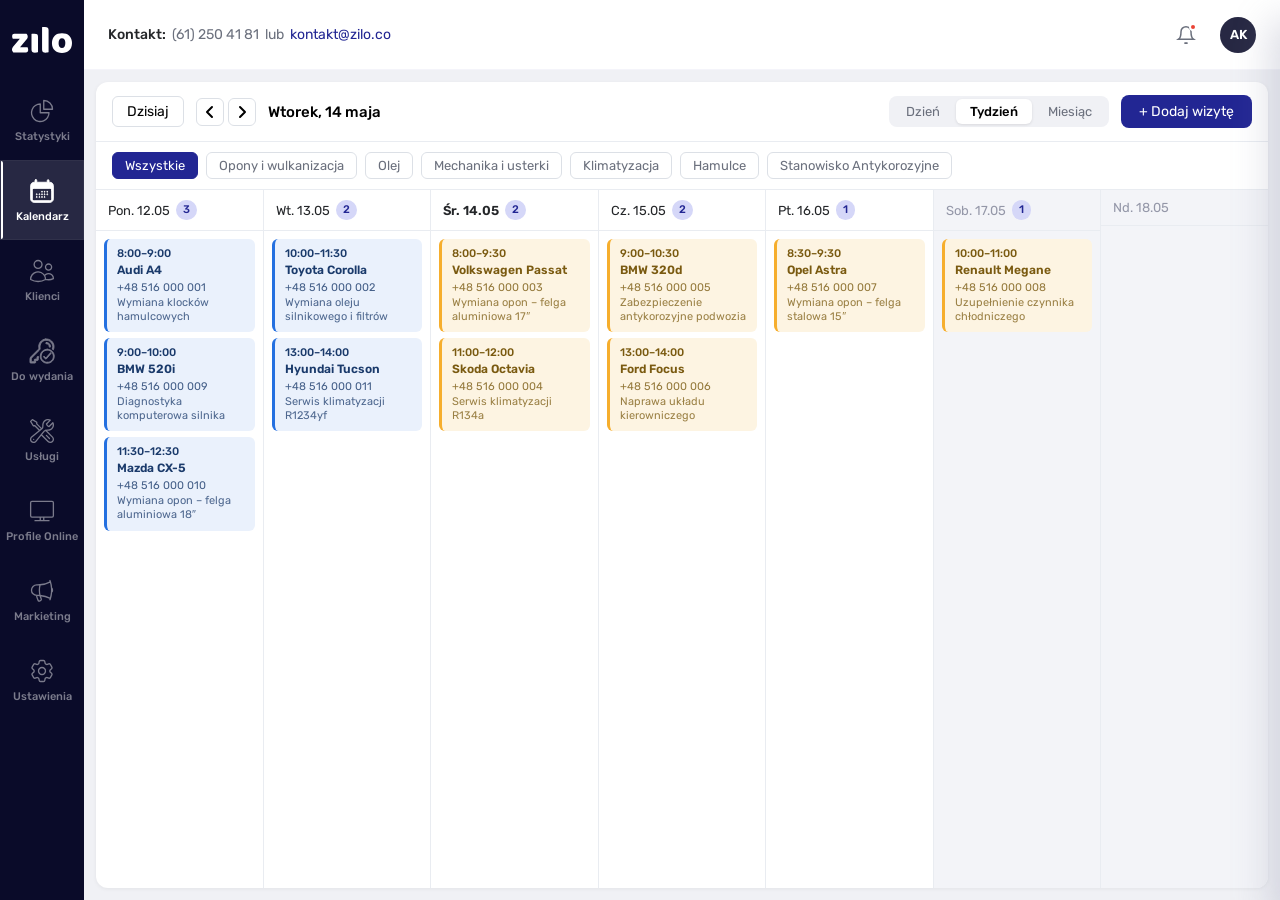
<file: calendar-b.html>
<!DOCTYPE html>
<html lang="pl">
<head>
  <meta charset="UTF-8" />
  <meta name="viewport" content="width=device-width, initial-scale=1.0" />
  <title>Zilo – Kalendarz</title>
  <link rel="preconnect" href="https://fonts.googleapis.com" />
  <link rel="preconnect" href="https://fonts.gstatic.com" crossorigin />
  <link href="https://fonts.googleapis.com/css2?family=Rubik:wght@400;500;600&display=swap" rel="stylesheet" />
  <script src="js/supabase-cdn.js"></script>
  <script src="js/supabase.js"></script>
  <style>
    /* ── Tokens ── */
    :root {
      --black:     #000000;
      --white:     #FFFFFF;
      /* DS colour palette */
      --blue1:     #222693;
      --blue2:     #194E9C;
      --blue3:     #7BA9EC;
      --blue4:     #D5D7F8;
      --grey1:     #242629;
      --grey2:     #6B707D;
      --grey3:     #979DB0;
      --grey4:     #DCE0E6;
      --grey5:     #E9ECF1;
      --grey6:     #F0F1F5;
      --ds-error:  #EA4335;
      --ds-green1: #008161;
      --sidebar-bg:#0a0b29;
      --sidebar-w: 84px;
      --topbar-h:  70px;
      --cal-accent:#f6ae2d;
      --cal-mustard:#FDF4E2;
      --cal-blue:  #eaf1fc;
      --col-w:     330px;
      --panel-w:   620px;
      --panel-ease: cubic-bezier(.4,0,.2,1);
      /* DS component sizes */
      --input-h:   48px;
      --input-r:   10px;
      --btn-h:     48px;
      --btn-r:     10px;
    }

    *, *::before, *::after { box-sizing: border-box; margin: 0; padding: 0; }

    body {
      font-family: 'Rubik', sans-serif;
      background: var(--grey6);
      display: flex;
      height: 100vh;
      overflow: hidden;
    }

    /* ════════════════════════════
       LAYER 1 — SIDEBAR (always)
    ════════════════════════════ */
    .sidebar {
      width: var(--sidebar-w);
      background: var(--sidebar-bg);
      display: flex;
      flex-direction: column;
      align-items: center;
      flex-shrink: 0;
      height: 100vh;
      z-index: 10;
      position: relative;
    }

    .sidebar__logo {
      height: 80px;
      display: flex;
      align-items: center;
      justify-content: center;
      flex-shrink: 0;
    }
    .sidebar__logo svg { width: 60px; height: 26px; }

    .sidebar__nav {
      display: flex;
      flex-direction: column;
      align-items: center;
      gap: 0;
      flex: 1;
      padding: 0;
      width: 100%;
      margin-top: 0;
    }

    .nav-item {
      position: relative;
      display: flex;
      flex-direction: column;
      align-items: center;
      justify-content: center;
      gap: 5px;
      height: 80px;
      width: 100%;
      cursor: pointer;
      border: none;
      background: transparent;
      color: #ebebee;
      opacity: 0.5;
      font-family: 'Rubik', sans-serif;
      font-size: 11px;
      font-weight: 500;
      line-height: 1.2;
      transition: color 150ms, background 150ms, opacity 150ms;
      text-align: center;
    }
    .nav-item:hover  { opacity: 0.8; }
    .nav-item.active {
      background: #272843;
      border: 1px solid #30314a;
      color: #ffffff;
      opacity: 1;
    }
    .nav-item.active::before {
      content: '';
      position: absolute;
      left: 0; top: 0; bottom: 0;
      width: 2px;
      background: #ffffff;
      border-radius: 0 2px 2px 0;
    }

    .nav-icon { width: 28px; height: 28px; display: flex; align-items: center; justify-content: center; }
    .nav-icon svg { width: 28px; height: 28px; stroke: currentColor; stroke-linecap: round; stroke-linejoin: round; }

    /* ════════════════════════════
       LAYER 1 — CALENDAR (full)
    ════════════════════════════ */
    .cal-root {
      flex: 1;
      display: flex;
      flex-direction: column;
      overflow: hidden;
      min-width: 0;
    }

    /* Top contact bar */
    .topbar {
      height: var(--topbar-h);
      background: var(--white);
      border-bottom: 1px solid #f4f4fa;
      display: flex;
      align-items: center;
      padding: 0 24px;
      flex-shrink: 0;
      font-size: 14px;
      color: var(--grey2);
      gap: 16px;
    }
    .topbar__contact { display: flex; align-items: center; gap: 6px; font-size: 14px; color: var(--grey2); }
    .topbar__contact strong { font-weight: 500; color: var(--grey1); }
    .topbar__contact a { color: var(--blue1); text-decoration: none; }
    .topbar__contact a:hover { text-decoration: underline; }
    .topbar__spacer { flex: 1; }
    .topbar__notif {
      position: relative; width: 36px; height: 36px;
      display: flex; align-items: center; justify-content: center;
      cursor: pointer; border-radius: 8px;
      transition: background 150ms;
    }
    .topbar__notif:hover { background: var(--grey6); }
    .topbar__notif svg { width: 20px; height: 20px; stroke: var(--grey2); stroke-width: 1.8; fill: none; }
    .notif-dot {
      position: absolute; top: 6px; right: 7px;
      width: 8px; height: 8px;
      background: #ea4335; border-radius: 50%;
      border: 2px solid #ffffff;
    }
    .topbar__avatar {
      width: 36px; height: 36px;
      border-radius: 50%; background: #272843;
      display: flex; align-items: center; justify-content: center;
      font-size: 13px; font-weight: 600; color: #ffffff;
      cursor: pointer;
    }

    /* Calendar card */
    .cal-card {
      flex: 1;
      display: flex;
      flex-direction: column;
      overflow: hidden;
      background: var(--white);
      margin: 12px;
      border-radius: 12px;
      box-shadow: 0 1px 4px rgba(0,0,0,.06);
    }

    /* Toolbar */
    .cal-toolbar {
      height: 60px;
      display: flex;
      align-items: center;
      padding: 0 16px;
      gap: 12px;
      border-bottom: 1px solid var(--grey5);
      flex-shrink: 0;
    }
    .btn-today {
      padding: 6px 14px;
      border: 1px solid var(--grey4);
      border-radius: 6px;
      background: var(--white);
      font-family: 'Rubik', sans-serif;
      font-size: 14px;
      color: var(--black);
      cursor: pointer;
      transition: background 150ms;
    }
    .btn-today:hover { background: var(--grey6); }

    .cal-nav { display: flex; align-items: center; gap: 4px; }
    .btn-arrow {
      width: 28px; height: 28px;
      border: 1px solid var(--grey4);
      border-radius: 6px;
      background: var(--white);
      cursor: pointer;
      display: flex; align-items: center; justify-content: center;
      transition: background 150ms;
    }
    .btn-arrow:hover { background: var(--grey6); }
    .btn-arrow svg { width: 14px; height: 14px; stroke: var(--black); stroke-width: 2; fill: none; stroke-linecap: round; stroke-linejoin: round; }

    .cal-date { font-size: 15px; font-weight: 500; color: var(--black); }

    /* Calendar main area */
    .cal-main {
      flex: 1;
      overflow: hidden;
      display: flex;
      flex-direction: column;
    }

    /* Single scroll container for headers + body (scroll together horizontally) */
    .cal-scroll-area {
      flex: 1;
      overflow: auto;
      display: flex;
      flex-direction: column;
      /* sticky time gutter handled by inner structure */
    }

    /* Sticky header row inside scroll */
    .cal-col-headers {
      display: flex;
      border-bottom: 1px solid var(--grey5);
      flex-shrink: 0;
      position: sticky;
      top: 0;
      background: var(--white);
      z-index: 5;
      min-width: max-content;
    }
    .time-gutter-head {
      width: 56px;
      flex-shrink: 0;
      position: sticky;
      left: 0;
      background: var(--white);
      z-index: 6;
    }
    .col-header {
      width: var(--col-w);
      flex-shrink: 0;
      padding: 10px 14px;
      border-left: 1px solid var(--grey5);
    }
    .col-header__name { font-size: 13px; font-weight: 500; color: var(--black); margin-bottom: 4px; }
    .col-header__meta { display: flex; align-items: center; gap: 8px; }
    .badge-hours { display: flex; align-items: center; gap: 4px; font-size: 12px; color: var(--grey2); }
    .badge-hours svg { width: 13px; height: 13px; stroke: #3bb08f; stroke-width: 2; fill: none; stroke-linecap: round; }
    .badge-count { background: #eaebfa; color: var(--blue1); font-size: 11px; font-weight: 500; padding: 1px 6px; border-radius: 10px; }

    /* Body row: time gutter + columns */
    .cal-body {
      display: flex;
      flex-shrink: 0;
      min-width: max-content;
    }

    .time-gutter {
      width: 56px;
      flex-shrink: 0;
      position: sticky;
      left: 0;
      background: var(--white);
      z-index: 4;
    }
    .time-slot { height: 52px; display: flex; align-items: flex-start; justify-content: flex-end; padding: 0 8px 0 0; padding-top: 2px; }
    .time-slot__label { font-size: 11px; color: var(--grey3); white-space: nowrap; transform: translateY(-6px); }

    .cal-columns { display: flex; }
    .cal-col {
      width: var(--col-w);
      flex-shrink: 0;
      border-left: 1px solid var(--grey5);
      position: relative;
    }
    .col-line { height: 52px; border-bottom: 1px solid var(--grey5); position: relative; }
    .col-line--major { border-bottom-color: var(--grey4); }

    /* Hover add-visit button on time slot */
    .slot-hover-btn {
      position: fixed;
      display: none;
      align-items: center;
      justify-content: center;
      gap: 8px;
      height: 46px;
      padding: 12px 18px;
      background: #222693;
      color: #fff;
      border: none;
      border-radius: 8px;
      font-family: 'Rubik', sans-serif;
      font-size: 16px;
      font-weight: 400;
      cursor: pointer;
      z-index: 25;
      white-space: nowrap;
      box-shadow: 0 2px 12px rgba(34,38,147,0.30);
      transform: translateY(-50%);
      pointer-events: auto;
      transition: background 140ms;
    }
    .slot-hover-btn:hover { background: #1D207C; }
    .slot-hover-btn svg { width: 16px; height: 16px; stroke: #fff; stroke-width: 2.5; fill: none; stroke-linecap: round; }

    /* New appointment preview slot (Google Calendar style) */
    .new-appt-preview {
      position: absolute; left: 4px; right: 4px;
      border-radius: 6px; padding: 7px 10px;
      background: #e8eafe;
      border: 2px dashed #222693;
      border-left: 3px solid #222693;
      color: #222693; font-family: 'Rubik', sans-serif;
      overflow: hidden; box-sizing: border-box;
      display: none; z-index: 5; pointer-events: none;
    }
    .new-appt-preview.nap-visible { display: block; }
    /* Quantity column preview — block flow, not absolute */
    .new-appt-preview.nap-quantity {
      position: relative; left: auto; right: auto;
      min-height: 72px; margin: 0;
    }
    .new-appt-preview__time { font-size: 11px; font-weight: 600; }
    .new-appt-preview__label { font-size: 12px; opacity: .72; margin-top: 2px; }

    /* Time-slot minor (15-min tick, no label) */
    .time-slot--minor { opacity: 0; pointer-events: none; }

    /* Per-column add button */

    /* Appointment blocks */
    .appt {
      position: absolute; left: 4px; right: 4px;
      border-radius: 6px; padding: 6px 10px;
      overflow: hidden; cursor: pointer;
      border-left: 3px solid var(--cal-accent);
      transition: filter 150ms;
      box-sizing: border-box;
    }
    .appt:hover { filter: brightness(.96); }
    @keyframes appt-flash {
      0%   { box-shadow: 0 0 0 0 rgba(34,38,147,0); filter: brightness(1); }
      20%  { box-shadow: 0 0 0 8px rgba(34,38,147,.3); filter: brightness(.92); }
      100% { box-shadow: 0 0 0 0 rgba(34,38,147,0); filter: brightness(1); }
    }
    .appt-new { animation: appt-flash 1.4s ease-out forwards; }
    .appt__time  { font-size: 11px; font-weight: 500; margin-bottom: 2px; }
    .appt__name  { font-size: 12px; font-weight: 500; line-height: 1.3; }
    .appt__phone { font-size: 11px; opacity: .8; margin-top: 1px; }
    .appt__desc  { font-size: 11px; opacity: .75; margin-top: 2px; line-height: 1.3; }

    .appt--mustard { background: var(--cal-mustard); color: #7a5a10; border-left-color: #f6ae2d; }
    /* keep old alias for JS compatibility */
    .appt--teal    { background: var(--cal-blue);    color: #1a3a6b; border-left-color: #2470e0; }

    /* ── Live/radio indicator ── */
    @keyframes live-pulse { 0%,100%{opacity:1} 50%{opacity:.35} }
    .badge-live { display:inline-flex; align-items:center; color:#3bb08f; animation:live-pulse 2.2s ease-in-out infinite; flex-shrink:0; }
    .badge-live svg { width:16px; height:11px; }

    /* ── Quantity column ── */
    .col--quantity { display:flex !important; flex-direction:column; overflow:hidden; }
    .qty-body { overflow-y:visible; padding:10px 10px 4px; display:flex; flex-direction:column; gap:8px; }

    .qty-appt { border-radius:6px; padding:10px 12px; border-left:3px solid transparent; cursor:pointer; transition:filter 150ms; flex-shrink:0; }
    .qty-appt:hover { filter:brightness(.96); }
    .qty-appt--mustard { background:var(--cal-mustard); border-left-color:#f6ae2d; color:#7a5a10; }
    .qty-appt--teal    { background:var(--cal-blue);    border-left-color:#2470e0; color:#1a3a6b; }
    .qty-appt__time  { font-size:11px; font-weight:500; margin-bottom:3px; }
    .qty-appt__name  { font-size:13px; font-weight:600; line-height:1.3; }
    .qty-appt__phone { font-size:11px; opacity:.8; margin-top:2px; }
    .qty-appt__desc  { font-size:11px; opacity:.75; margin-top:2px; line-height:1.3; }
    .qty-add-btn {
      width: calc(100% - 20px); margin: 8px 10px 10px; flex-shrink: 0;
    }
    .qty-add-btn svg { width:16px; height:16px; stroke:#fff; stroke-width:2.5; fill:none; stroke-linecap:round; }

    /* "+ Dodaj wizytę" toolbar button */
    .btn-add-visit {
      display: inline-flex;
      align-items: center;
      gap: 6px;
      padding: 8px 18px;
      background: #222693;
      color: var(--white);
      border: none;
      border-radius: 8px;
      font-family: 'Rubik', sans-serif;
      font-size: 14px;
      cursor: pointer;
      white-space: nowrap;
      transition: opacity 150ms;
      margin: 0;
    }
    .btn-add-visit:hover { opacity: .88; }

    /* ── View switcher ── */
    .view-switcher { display: flex; background: var(--grey6); border-radius: 8px; padding: 3px; gap: 2px; }
    .view-btn {
      padding: 5px 14px; border: none; border-radius: 6px;
      background: transparent; font-family: 'Rubik', sans-serif;
      font-size: 13px; color: var(--grey2); cursor: pointer;
      transition: background 150ms, color 150ms; white-space: nowrap;
    }
    .view-btn.active { background: var(--white); color: var(--black); font-weight: 500; box-shadow: 0 1px 3px rgba(0,0,0,.10); }
    .view-btn:hover:not(.active) { color: var(--black); }

    /* ── Stanowisko filter bar ── */
    .cal-filter-bar {
      display: flex; align-items: center; gap: 8px;
      padding: 10px 16px; border-bottom: 1px solid var(--grey5);
      flex-shrink: 0; overflow-x: auto;
    }
    .cal-filter-bar::-webkit-scrollbar { display: none; }
    .filter-chip {
      display: inline-flex; align-items: center; gap: 6px;
      padding: 5px 12px; border-radius: 6px;
      border: 1.5px solid var(--grey4); background: var(--white);
      font-family: 'Rubik', sans-serif; font-size: 13px;
      color: var(--grey2); cursor: pointer; white-space: nowrap;
      transition: all 150ms; flex-shrink: 0;
    }
    .filter-chip.active { background: #222693; border-color: #222693; color: #fff; }
    .filter-chip:hover:not(.active) { border-color: #222693; color: #222693; }
    .col-hidden { display: none !important; }

    /* ── View containers ── */
    .view-daily, .view-weekly, .view-monthly {
      display: none; flex: 1; overflow: hidden; flex-direction: column;
    }
    .view-daily.v-active, .view-weekly.v-active, .view-monthly.v-active { display: flex; }

    /* ── Weekly view ── */
    .wk-grid {
      flex: 1; display: flex; overflow: hidden;
    }
    .wk-col {
      flex: 1; min-width: 120px; display: flex; flex-direction: column;
      border-right: 1px solid var(--grey5);
    }
    .wk-col:last-child { border-right: none; }
    .wk-col.wk-weekend { background: #F3F4F8; }
    .wk-col-head {
      display: flex; align-items: center; gap: 6px;
      padding: 10px 12px 10px;
      border-bottom: 1px solid var(--grey5);
      flex-shrink: 0;
    }
    .wk-col-head__label {
      font-size: 13px; font-weight: 400; color: var(--grey1); white-space: nowrap;
    }
    .wk-col.wk-today .wk-col-head__label { font-weight: 600; }
    .wk-col.wk-weekend .wk-col-head__label { color: #9497a8; }
    .wk-col-head__badge {
      font-size: 11px; font-weight: 500; color: var(--blue1);
      background: var(--blue4); border-radius: 20px;
      padding: 1px 7px; line-height: 18px; flex-shrink: 0;
    }
    .wk-col-body {
      flex: 1; overflow-y: auto; padding: 8px 8px; display: flex; flex-direction: column; gap: 6px;
    }
    .wk-appt {
      border-radius: 6px; padding: 8px 10px;
      cursor: pointer; border-left: 3px solid transparent;
    }
    .wk-appt--teal    { background: var(--cal-blue);    border-left-color: #2470e0; color: #1a3a6b; }
    .wk-appt--mustard { background: var(--cal-mustard); border-left-color: #f6ae2d; color: #7a5a10; }
    .wk-appt__time  { font-size: 11px; font-weight: 500; margin-bottom: 3px; }
    .wk-appt__name  { font-size: 12px; font-weight: 600; line-height: 1.3; }
    .wk-appt__phone { font-size: 11px; opacity: .8; margin-top: 2px; }
    .wk-appt__desc  { font-size: 11px; opacity: .75; margin-top: 2px; line-height: 1.3; }


    /* ── Photo strip (qi-pop + Szczegóły) ── */
    .qp-photo-strip { display: none; flex-wrap: wrap; gap: 6px; padding: 8px 8px 0; }
    .qp-photo-strip.has-photos { display: flex; }

    /* Horizontal chip: [thumbnail | filename | ×] */
    .qp-photo-chip {
      display: flex; align-items: center; flex: 1; min-width: 140px;
      border: 1px solid var(--grey5); border-radius: 8px;
      overflow: hidden; background: #fff; height: 44px;
    }
    .qp-photo-chip__thumb {
      width: 44px; height: 44px; flex-shrink: 0; object-fit: cover;
    }
    .qp-photo-chip__name {
      flex: 1; padding: 0 8px;
      font-size: 13px; color: var(--grey2); font-family: 'Rubik', sans-serif;
      white-space: nowrap; overflow: hidden; text-overflow: ellipsis;
    }
    .qp-photo-chip__del {
      width: 32px; height: 44px; border: none; background: none;
      cursor: pointer; color: var(--grey3); font-size: 16px; flex-shrink: 0;
      display: flex; align-items: center; justify-content: center;
      transition: color 150ms;
    }
    .qp-photo-chip__del:hover { color: var(--ds-error); }

    /* Szczegóły photo strip — between toolbar and textarea */
    .szcz-photo-strip {
      display: none; flex-wrap: wrap; gap: 6px;
      padding: 6px 10px 6px; border-top: 1px solid var(--grey4); order: 1;
    }
    .szcz-photo-strip.has-photos { display: flex; }
    /* ensure textarea always stays below the strip */
    #szcz-textarea { order: 2; }

    /* ── Quick Input (Figma design) ── */
    .qi-comp { display: flex; flex-direction: column; }
    .qi-banner {
      background: linear-gradient(145.404deg, #7B61FF 21.934%, #222693 85.233%);
      border-radius: 16px 16px 0 0;
      margin: 0 4px -24px;
      padding: 8px 12px 12px;
      color: #fff; font-size: 14px; font-weight: 400; line-height: 22px; text-align: center;
      position: relative; z-index: 0;
    }
    .qi-outer-wrap {
      background: #fff;
      border: 1px solid #dce0e6;
      border-radius: 16px;
      padding: 4px;
      box-shadow: 0px -4px 12px 0px rgba(140,142,170,.3), 10px 20px 35px 0px rgba(140,142,170,.4);
      position: relative; z-index: 1;
      display: flex; flex-direction: column; gap: 4px;
    }
    .qi-input-wrap {
      border: 2px solid #222693;
      border-radius: 12px;
      background: #fff;
      overflow: hidden;
      display: flex; flex-direction: column;
    }
    .qi-input-top { padding: 9px 13px 8px; display: flex; flex-direction: column; gap: 2px; }
    .qi-label-sm { font-size: 12px; color: #979db0; line-height: 16px; }
    .qi-ta {
      width: 100%; border: none; outline: none;
      font-family: 'Rubik', sans-serif; font-size: 14px; line-height: 22px;
      color: #000; resize: none; background: transparent; min-height: 56px;
    }
    .qi-ta::placeholder { color: #979db0; }
    .qi-toolbar {
      display: flex; align-items: center;
      background: #f6f6fc; padding: 4px 13px 8px; height: 38px;
    }
    .qi-tool-btn {
      width: 30px; height: 30px; display: flex; align-items: center; justify-content: center;
      border: none; background: transparent; border-radius: 4px;
      cursor: pointer; color: #6b707d; transition: background 150ms; flex-shrink: 0;
    }
    .qi-tool-btn:hover { background: rgba(0,0,0,.06); }
    .qi-tool-btn svg { width: 20px; height: 20px; }
    .qi-vsep { width: 1px; height: 16px; background: #d5d7f8; margin: 0 9px 0 0; flex-shrink: 0; }
    .qi-tool-btn.mic-active { color: #ea4335; background: #fde8e8; animation: qiPulse 1.2s ease-in-out infinite; }
    @keyframes qiPulse {
      0%,100% { box-shadow: 0 0 0 0 rgba(234,67,53,.3); }
      50%      { box-shadow: 0 0 0 6px rgba(234,67,53,0); }
    }
    .qi-spacer { flex: 1; }
    .qi-send-btn {
      width: 30px; height: 30px; display: flex; align-items: center; justify-content: center;
      border: none; background: #222693; border-radius: 50%;
      cursor: pointer; color: #fff; flex-shrink: 0; transition: opacity 150ms;
    }
    .qi-send-btn:hover { opacity: .85; }
    .qi-send-btn svg { width: 15px; height: 15px; }
    .qi-voice-status { font-size: 13px; color: #ea4335; text-align: center; min-height: 14px; font-weight: 500; padding: 0 10px; }
    .qi-manual-link {
      text-align: center; font-size: 14px; color: #6b707d; cursor: pointer;
      text-decoration: underline; text-underline-offset: 2px;
      transition: color 150ms; padding: 4px 10px 2px;
    }
    .qi-manual-link:hover { color: #222693; }
    .qi-chips { display: flex; flex-wrap: wrap; gap: 5px; }
    .qi-chips.hidden { display: none; }
    .qi-chip {
      display: inline-flex; align-items: center; gap: 4px;
      padding: 3px 9px; border-radius: 20px; font-size: 11.5px; font-weight: 500;
    }
    .qi-chip svg { width: 11px; height: 11px; flex-shrink: 0; }
    .qi-chip--client  { background: #E0E3FF; color: #222693; }
    .qi-chip--car     { background: #E6F4EA; color: #1a5c2a; }
    .qi-chip--service { background: #FEF3C7; color: #7a5200; }
    .qi-chip--date    { background: #F0E8FF; color: #5a1a8a; }
    .qi-chip--notes   { background: #F1F3F4; color: #555; }
    .qi-chip--price   { background: #E6F9F5; color: #0a5c48; }
    @keyframes qiFill {
      0%   { box-shadow: 0 0 0 0 rgba(34,38,147,.0), inset 0 0 0 2px rgba(34,38,147,.35); }
      30%  { box-shadow: 0 0 0 3px rgba(34,38,147,.12), inset 0 0 0 2px rgba(34,38,147,.45); }
      100% { box-shadow: 0 0 0 0 rgba(34,38,147,.0), inset 0 0 0 0 rgba(34,38,147,.0); }
    }
    .qi-filled { animation: qiFill 900ms ease forwards; }

    /* ── Column navigator (day view horizontal scroll) ── */
    .cal-col-nav {
      display: none;
      flex-shrink: 0;
      align-items: center;
      justify-content: flex-end;
      padding: 8px 16px;
      border-top: 1px solid var(--grey5);
      gap: 8px;
    }
    .cal-col-nav.cnav-visible { display: flex; }
    .col-nav-label { font-size: 11px; color: var(--grey3); white-space: nowrap; }
    .col-nav-track {
      position: relative;
      height: 22px;
      width: 220px;
      border: 1.5px solid var(--grey4);
      border-radius: 4px;
      overflow: hidden;
      cursor: pointer;
      background: var(--white);
      display: flex;
      flex-shrink: 0;
    }
    .col-nav-seg {
      flex: 1;
      border-right: 1px solid var(--grey4);
      height: 100%;
    }
    .col-nav-seg:last-child { border-right: none; }
    .col-nav-thumb {
      position: absolute;
      top: 0; bottom: 0;
      background: rgba(34,38,147,.12);
      border: 1.5px solid #222693;
      border-radius: 3px;
      cursor: grab;
      transition: left 60ms ease, width 60ms ease;
    }
    .col-nav-thumb:active { cursor: grabbing; }
    /* week-col kept for JS drag refs — hidden layout handled by wk-col */
    .week-col { position: relative; }

    /* ── Monthly view ── */
    .month-dow-header { display: grid; grid-template-columns: repeat(7, 1fr); border-bottom: 1px solid var(--grey5); flex-shrink: 0; }
    .month-dow-cell { padding: 10px 0 8px; text-align: center; font-size: 11px; font-weight: 500; color: var(--grey3); text-transform: uppercase; letter-spacing: .05em; }
    .month-grid { flex: 1; display: grid; grid-template-columns: repeat(7, 1fr); grid-auto-rows: minmax(110px, 1fr); overflow-y: auto; }
    .month-cell { border-right: 1px solid var(--grey5); border-bottom: 1px solid var(--grey5); padding: 6px 8px; cursor: pointer; transition: background 120ms; overflow: hidden; }
    .month-cell:hover { background: #f8f8ff; }
    .month-cell.mc-today { background: #f0f0ff; }
    .month-cell.mc-other { opacity: .45; }
    .month-day-num { font-size: 13px; font-weight: 500; color: var(--black); width: 26px; height: 26px; display: flex; align-items: center; justify-content: center; border-radius: 50%; margin-bottom: 4px; }
    .month-cell.mc-today .month-day-num { background: var(--blue1); color: #fff; }
    .month-appt-chip          { font-size: 11px; padding: 2px 6px; border-radius: 3px; margin-bottom: 2px; white-space: nowrap; overflow: hidden; text-overflow: ellipsis; background: #fff3d4; color: #7a5a10; border-left: 2px solid #f6ae2d; }
    .month-appt-chip--teal    { background: var(--cal-blue); color: #1a3a6b; border-left-color: #2470e0; }
    .month-more { font-size: 11px; color: var(--grey3); padding: 2px 0; }

    /* ════════════════════════════
       LAYER 2 — BACKDROP
    ════════════════════════════ */
    .backdrop {
      position: fixed;
      inset: 0 0 0 var(--sidebar-w);
      background: rgba(13,15,60,.25);
      z-index: 50;
      opacity: 0;
      pointer-events: none;
      transition: opacity 280ms var(--panel-ease);
    }
    .backdrop.visible {
      opacity: 1;
      pointer-events: auto;
    }

    /* ════════════════════════════
       LAYER 2 — ADD-VISIT PANEL
    ════════════════════════════ */
    .add-panel {
      position: fixed;
      top: 0; right: 0; bottom: 0;
      width: var(--panel-w);
      background: var(--white);
      box-shadow: -10px 20px 35px 0px rgba(140,142,170,.30);
      z-index: 60;
      display: flex;
      flex-direction: column;
      transform: translateX(100%);
      transition: transform 300ms var(--panel-ease);
    }
    .add-panel.open {
      transform: translateX(0);
    }

    /* Panel header */
    .panel-header {
      height: 62px;
      border-bottom: 1px solid #eaebfa;
      display: flex;
      align-items: center;
      justify-content: flex-end;
      padding: 0 20px;
      flex-shrink: 0;
    }
    .btn-icon {
      width: 36px; height: 36px;
      display: flex; align-items: center; justify-content: center;
      border-radius: 8px;
      border: none; background: transparent;
      cursor: pointer;
      transition: background 150ms;
    }
    .btn-icon:hover { background: var(--grey6); }
    /* X close icon */
    .icon-x { position: relative; width: 13px; height: 13px; }
    .icon-x::before, .icon-x::after {
      content: ''; position: absolute; left: 0; top: 50%;
      width: 100%; height: 1.5px;
      background: #222693; border-radius: 1px;
    }
    .icon-x::before { transform: rotate(45deg); }
    .icon-x::after  { transform: rotate(-45deg); }

    /* Panel body */
    .panel-body {
      flex: 1;
      overflow-y: auto;
      padding: 20px 28px 24px;
      display: flex;
      flex-direction: column;
      gap: 20px;
    }

    /* Tabs */
    .tabs {
      background: #EBEBF0;
      border-radius: 10px;
      padding: 3px;
      display: flex;
      align-items: center;
      height: 44px;
    }
    .tab {
      flex: 1; height: 38px; text-align: center; border-radius: 8px;
      font-size: 15px; font-weight: 400; cursor: pointer; border: none;
      background: transparent; color: #8E8E93;
      font-family: 'Rubik', sans-serif;
      transition: background 180ms, color 180ms, box-shadow 180ms;
    }
    .tab.active {
      background: var(--white); color: var(--black); font-weight: 500;
      box-shadow: 0 1px 4px rgba(0,0,0,.12), 0 0 0 0.5px rgba(0,0,0,.04);
    }
    .tab-sep { display: none; }

    /* Form section */
    .form-section { display: flex; flex-direction: column; gap: 8px; }
    .section-label { display: flex; align-items: center; height: 34px; font-size: 16px; font-weight: 500; color: var(--black); }
    .section-label-opt { font-size: 14px; font-weight: 400; color: #979db0; margin-left: 5px; }
    .section-label-row { display: flex; align-items: center; justify-content: space-between; }
    /* dm-btn--tertiary dm-btn--sm — Figma node 1083:298498 */
    .btn-add-client-inline {
      display: inline-flex; align-items: center; gap: 4px;
      padding: 4px 10px; border-radius: 4px;
      background: #F3F3FF; border: none; cursor: pointer;
      font-family: 'Rubik', sans-serif; font-size: 14px; font-weight: 400; line-height: 22px;
      color: #222693; transition: background 120ms; white-space: nowrap;
    }
    .btn-add-client-inline:hover { background: #D5D7F8; }
    .btn-add-client-inline svg { width: 20px; height: 20px; stroke: #222693; stroke-width: 2; fill: none; stroke-linecap: round; flex-shrink: 0; }

    /* ── Selected client card ── */
    .sel-client-card.hidden { display: none; }

    /* Static select input (date / time / stanowisko) */
    .input-field {
      position: relative; height: 56px;
      border: 1px solid var(--grey3);
      border-radius: 10px; background: var(--white);
    }
    .input-field.select-stanowisko { background: #ffffff; }
    .st-wrap { position: relative; }
    .st-dropdown {
      position: absolute; top: calc(100% + 4px); left: 0; right: 0; z-index: 120;
      background: #fff;
      border: 1px solid #DCE0E6;
      border-radius: 10px;
      box-shadow: 10px 20px 35px 0px rgba(140,142,170,.3);
      overflow: hidden;
    }
    .st-dropdown.hidden { display: none; }
    .st-option {
      height: 40px; padding: 0 14px;
      font-family: 'Rubik', sans-serif; font-size: 16px; color: #000;
      cursor: pointer; display: flex; align-items: center; justify-content: space-between;
      border-bottom: 1px solid #F0F1F5;
      transition: background 100ms;
    }
    .st-option:last-child { border-bottom: none; }
    .st-option:hover { background: #F3F3FF; color: #222693; }
    .st-option.st-selected { color: #222693; font-weight: 500; }
    .st-option.st-selected:hover { background: #F3F3FF; }
    .st-check { width: 14px; height: 14px; stroke: #222693; fill: none; stroke-width: 2.2; stroke-linecap: round; stroke-linejoin: round; flex-shrink: 0; }
    .input-field .inner {
      position: absolute; left: 16px; top: 10px;
      display: flex; flex-direction: column; gap: 2px;
    }
    .inner .lbl { font-size: 12px; color: var(--grey3); line-height: 14px; }
    .inner .val { font-size: 16px; color: var(--black); line-height: 20px; }

    /* Search input */
    .search-box {
      position: relative; height: 56px;
      border: 1px solid #979db0;
      border-radius: 10px; background: var(--white);
      display: flex; align-items: center; cursor: text;
      gap: 10px; padding: 0 16px;
    }
    .search-box:focus-within { border: 2px solid #222693; box-shadow: 2px 2px 10px 0px rgba(224,230,240,0.5); }
    .search-box.is-error { border-color: var(--ds-error); }
    .search-box__icon { width: 20px; height: 20px; flex-shrink: 0; }
    .search-box input {
      flex: 1; border: none; outline: none; background: transparent;
      font-family: 'Rubik', sans-serif; font-size: 16px; color: var(--black);
      padding: 0;
    }
    .search-box input::placeholder { color: var(--grey3); }
    .search-float { display: none; }

    .hint-text { font-size: 14px; color: var(--grey2); line-height: 20px; }

    /* Select with chevron */
    .select-field { cursor: pointer; }
    .select-arrow { position: absolute; right: 14px; top: 50%; transform: translateY(-50%); pointer-events: none; }
    .chevron { display: block; width: 8px; height: 8px; border-right: 1.5px solid var(--grey3); border-bottom: 1.5px solid var(--grey3); transform: rotate(45deg) translate(-1px,-2px); }

    /* Date/time row */
    .row-dt { display: flex; align-items: center; gap: 8px; }
    .input-date { width: 244px; flex-shrink: 0; }
    .time-group { flex: 1; display: flex; align-items: center; }
    .time-group .input-field { flex: 1; }
    .time-dash { width: 8px; height: 2px; background: var(--grey3); border-radius: 18px; flex-shrink: 0; margin: 0 4px; }
    .lbl-sfx { font-size: 13px; color: var(--grey3); }

    /* ── Datepicker popup ── */
    .dp-backdrop { position: fixed; inset: 0; z-index: 149; display: none; }
    .dp-backdrop.dp-open { display: block; }
    .dp-pop {
      position: fixed; z-index: 150;
      background: #fff;
      border: 1px solid #DCE0E6;
      border-radius: 10px;
      box-shadow: 10px 20px 35px 0px rgba(140,142,170,.3);
      padding: 12px;
      width: 316px;
      display: none;
      box-sizing: border-box;
    }
    .dp-pop.dp-open { display: block; }
    .dp-header {
      display: flex; align-items: center; justify-content: space-between;
      padding: 4px 0; margin-bottom: 8px;
    }
    .dp-nav {
      width: 20px; height: 20px; border: none; background: transparent;
      cursor: pointer; display: flex; align-items: center; justify-content: center;
      color: #242629; padding: 0; flex-shrink: 0;
    }
    .dp-nav svg { width: 20px; height: 20px; stroke: currentColor; stroke-width: 2; fill: none; stroke-linecap: round; stroke-linejoin: round; }
    .dp-title { font-family: 'Rubik',sans-serif; font-size: 14px; font-weight: 500; line-height: 16px; color: #000; }
    /* calendar flex layout */
    .dp-calendar { display: flex; flex-direction: column; gap: 4px; width: 292px; }
    .dp-row { display: flex; gap: 2px; }
    /* weekday header cells */
    .dp-wd-cell {
      width: 40px; height: 24px; flex-shrink: 0;
      background: #F6F6FC; border-radius: 2px;
      display: flex; align-items: center; justify-content: center;
      font-family: 'Rubik',sans-serif; font-size: 12px; color: #6B707D;
    }
    /* day cells */
    .dp-cell {
      width: 40px; height: 24px; flex-shrink: 0;
      border-radius: 4px; cursor: pointer;
      display: flex; align-items: center; justify-content: center;
      font-family: 'Rubik',sans-serif; font-size: 12px; line-height: 18px;
      color: #000; transition: background 120ms; user-select: none;
    }
    .dp-cell:hover { background: #F3F3FF; color: #222693; }
    .dp-cell--weekend { color: #6B707D; }
    .dp-cell--today { background: #222693 !important; color: #fff !important; }
    .dp-cell--today:hover { background: #1D207C !important; }
    .dp-cell--selected:not(.dp-cell--today) { background: #F3F3FF; color: #222693; }
    .dp-cell--empty { opacity: 0; pointer-events: none; cursor: default; }

    /* ── Time picker popup ── */
    .tp-pop {
      position: fixed; z-index: 150;
      background: #fff;
      border: 1px solid #DCE0E6;
      border-radius: 10px;
      box-shadow: 10px 20px 35px 0px rgba(140,142,170,.3);
      width: 156px; height: 200px;
      overflow-y: auto; overflow-x: hidden;
      display: none;
      /* hide native scrollbar */
      scrollbar-width: none;
    }
    .tp-pop::-webkit-scrollbar { display: none; }
    .tp-pop.dp-open { display: block; }
    .tp-opt {
      display: flex; align-items: center;
      padding: 12px 14px; height: 40px; box-sizing: border-box;
      font-family: 'Rubik',sans-serif; font-size: 16px; font-weight: 400;
      line-height: 16px; color: #000;
      cursor: pointer; white-space: nowrap;
      border-bottom: 1px solid #F0F1F5;
      transition: background 100ms;
    }
    .tp-opt:last-child { border-bottom: none; }
    .tp-opt:hover { background: #F3F3FF; color: #222693; }
    .tp-opt.tp-active { color: #222693; }
    /* custom scrollbar track (decorative, matches Figma) */
    .tp-pop-wrap {
      position: fixed; z-index: 151; pointer-events: none;
      display: none;
    }
    .tp-pop-wrap.dp-open { display: block; }
    .tp-scrollbar {
      position: absolute; right: 5px; top: 11px;
      width: 4px; background: #DCE0E6; border-radius: 20px;
    }

    /* input-field hover/focus state */
    .input-field.select-field:hover { border-color: #000; }
    .input-field.select-field.dp-focused { border: 2px solid #222693; }

    /* Divider */
    .divider { height: 1px; background: var(--grey5); }

    /* Collapsible */
    .collapsible-btn {
      display: flex; align-items: center; justify-content: space-between;
      min-height: 34px; cursor: pointer; border: none; background: transparent;
      width: 100%; padding: 0; font-family: 'Rubik', sans-serif;
    }
    .collapsible-btn__left { display: flex; align-items: center; gap: 8px; }
    .collapsible-btn__text { font-size: 16px; color: var(--black); font-weight: 500; }
    /* + icon made from SVG */
    .icon-plus-sm {
      width: 20px; height: 20px; flex-shrink: 0;
      display: flex; align-items: center; justify-content: center;
    }
    .icon-plus-sm svg { width: 16px; height: 16px; stroke: var(--black); stroke-width: 2; fill: none; stroke-linecap: round; }
    /* chevron on right */
    .chevron-sm { display: block; width: 8px; height: 8px; border-right: 1.5px solid var(--grey3); border-bottom: 1.5px solid var(--grey3); transform: rotate(45deg) translate(-1px,-2px); transition: transform 200ms; }
    .collapsible-btn.open .chevron-sm { border-color: var(--grey2); transform: rotate(-135deg) translate(-1px,-2px); }

    /* Optional-field toggle buttons */
    .opt-toggle-row { display: flex; gap: 8px; flex-wrap: wrap; }
    .opt-toggle-btn {
      display: inline-flex; align-items: center; gap: 6px;
      height: 30px; padding: 0 12px; border-radius: 4px;
      border: none; background: #F3F3FF;
      color: #222693; font-family: 'Rubik', sans-serif; font-size: 13px; font-weight: 500;
      cursor: pointer; transition: background 140ms, color 140ms;
    }
    .opt-toggle-btn:hover { background: #e6e6ff; }
    .opt-toggle-btn.active { background: #D5D7F8; color: #222693; }
    .opt-plus { display: inline-flex; transition: transform 180ms ease; }
    .opt-toggle-btn.active .opt-plus { transform: rotate(45deg); }
    .opt-plus svg { width: 12px; height: 12px; stroke: currentColor; stroke-width: 2.2; fill: none; stroke-linecap: round; }
    /* Revealed optional field wrapper */
    .opt-fields { display: flex; flex-direction: column; gap: 8px; }

    /* Details panel — outer grey card */
    .details-panel {
      background: #f0f1f5;
      border: 1px solid #e9ecf1;
      border-radius: 12px;
      padding: 16px;
      display: flex; flex-direction: column; gap: 12px;
    }
    /* Simple group: label + input/textarea */
    .details-group { display: flex; flex-direction: column; gap: 8px; }
    .details-lbl {
      font-size: 16px; font-weight: 400; color: var(--black);
      line-height: 1.4;
    }
    /* Textarea inside details / opt-fields */
    .details-panel .dm-textarea-wrap,
    .form-section .dm-textarea-wrap,
    .opt-fields .dm-textarea-wrap {
      background: #ffffff;
      border: 1px solid #979db0;
      border-radius: 10px;
    }
    .details-panel .dm-textarea-wrap:focus-within,
    .opt-fields .dm-textarea-wrap:focus-within,
    .form-section .dm-textarea-wrap:focus-within { border: 2px solid #222693; box-shadow: 2px 2px 10px 0px rgba(224,230,240,0.5); }
    .details-panel .dm-textarea,
    .opt-fields .dm-textarea,
    .form-section .dm-textarea { min-height: 76px; font-size: 16px; resize: none; overflow: hidden; }

    /* Notification checkbox row */
    .notif-row { display: flex; align-items: center; gap: 10px; }
    .notif-checkbox {
      width: 20px; height: 20px; flex-shrink: 0;
      background: #222693; border: 2px solid #222693;
      border-radius: 5px;
      display: flex; align-items: center; justify-content: center;
      cursor: pointer;
    }
    .notif-checkbox svg { width: 10px; height: 8px; stroke: #ffffff; stroke-width: 2.5; fill: none; stroke-linecap: round; stroke-linejoin: round; }
    .notif-label { font-size: 16px; font-weight: 400; color: var(--black); line-height: 1.4; }

    /* Panel footer */
    .panel-footer { flex-shrink: 0; border-top: 1px solid #e9ecf1; padding: 17px 28px; background: var(--white); display: flex; justify-content: flex-end; }
    .panel-footer .dm-btn { width: 50%; }

    /* ═══════════════════════════════════
       DS BUTTON  (Figma: Button/Main/Desktop)
       h=56 | radius=10 | padding=14 26 | font=18px Rubik 400
    ═══════════════════════════════════ */
    /* ── Buttons (Zilo Design System) ── */
    .dm-btn {
      display: inline-flex; align-items: center; justify-content: center; gap: 8px;
      height: 46px; padding: 12px 18px;
      border-radius: 8px; border: none; outline: none;
      font-family: 'Rubik', sans-serif; font-size: 16px; font-weight: 400; line-height: 22px;
      cursor: pointer; text-decoration: none; white-space: nowrap;
      transition: background 140ms, color 140ms, border-color 140ms, opacity 140ms;
    }
    .dm-btn--sm {
      height: 36px; padding: 7px 14px; font-size: 14px;
    }
    /* Primary */
    .dm-btn--primary { background: #222693; color: #fff; }
    .dm-btn--primary:hover   { background: #1D207C; }
    .dm-btn--primary:active  { background: #1D207C; }
    .dm-btn--primary:disabled, .dm-btn--primary.dm-btn--disabled { background: #D5D7F8; color: #fff; pointer-events: none; }
    /* Secondary */
    .dm-btn--secondary { background: transparent; color: #222693; border: 1.5px solid #222693; }
    .dm-btn--secondary:hover  { color: #1D207C; border-color: #1D207C; }
    .dm-btn--secondary:active { color: #1D207C; border-color: #1D207C; }
    .dm-btn--secondary:disabled, .dm-btn--secondary.dm-btn--disabled { color: #D5D7F8; border-color: #D5D7F8; pointer-events: none; }
    /* Tertiary */
    .dm-btn--tertiary { background: #F3F3FF; color: #222693; }
    .dm-btn--tertiary:hover  { background: #D5D7F8; color: #1D207C; }
    .dm-btn--tertiary:active { background: #D5D7F8; color: #1D207C; }
    .dm-btn--tertiary:disabled, .dm-btn--tertiary.dm-btn--disabled { background: #F6F6FC; color: #D5D7F8; pointer-events: none; }
    /* Tertiary Delite (destructive) */
    .dm-btn--delite { background: #FEE9E5; color: #EA4335; }
    .dm-btn--delite:hover  { background: #FFDED7; color: #EA4335; }
    .dm-btn--delite:active { background: #FFDED7; color: #EA4335; }
    .dm-btn--delite:disabled, .dm-btn--delite.dm-btn--disabled { background: #FFF3F3; color: #F9C0BB; pointer-events: none; }
    /* Ghost (back-compat alias for Tertiary) */
    .dm-btn--ghost { background: #F3F3FF; color: #222693; }
    .dm-btn--ghost:hover  { background: #D5D7F8; color: #1D207C; }
    .dm-btn--ghost:disabled { background: #F6F6FC; color: #D5D7F8; pointer-events: none; }

    /* back-compat */
    .btn-primary { width: 100%; }

    /* Search dropdown */
    .search-dropdown {
      position: fixed;
      z-index: 30;
      background: var(--white); border: 1px solid var(--grey4);
      border-radius: 12px;
      box-shadow: 10px 20px 35px 0px rgba(140,142,170,.30);
      overflow: hidden;
    }
    /* Dropdown scroll area */
    .dd-scroll { overflow-y: auto; max-height: 280px; padding: 12px 12px 6px; display: flex; flex-direction: column; gap: 8px; }

    /* Client card */
    .cust-card {
      background: #f6f6fc;
      border-radius: 8px;
      display: flex;
      overflow: hidden;
      flex-shrink: 0;
    }
    /* Left accent bar — 2px #d5d7f8 */
    .cust-accent {
      width: 2px;
      background: #d5d7f8;
      flex-shrink: 0;
    }
    .cust-body {
      flex: 1;
      display: flex;
      flex-direction: column;
      gap: 6px;
      padding: 10px 10px 10px 10px;
    }

    /* Customer info row: phone · name · --- · edit btn */
    .cust-info {
      display: flex;
      align-items: center;
      gap: 12px;
    }
    .ci-phone { font-size: 15px; color: #6b707d; white-space: nowrap; }
    .ci-name  { font-size: 15px; color: #6b707d; white-space: nowrap; margin-left: 0; }
    .ci-sep   { font-size: 15px; color: #6b707d; }
    .ci-spacer { flex: 1; }
    .btn-cust-edit {
      width: 30px; height: 30px; flex-shrink: 0;
      background: #f3f3ff; border: none; border-radius: 4px;
      display: flex; align-items: center; justify-content: center;
      cursor: pointer; transition: background 120ms;
    }
    .btn-cust-edit:hover { background: #e8e8ff; }
    .btn-cust-edit svg { width: 16px; height: 16px; stroke: #6b707d; }

    /* Vehicle rows */
    .veh-list { display: flex; flex-direction: column; gap: 4px; }
    .veh-row {
      background: #ffffff;
      border: 1px solid #e9ecf1;
      border-radius: 8px;
      height: 50px;
      display: flex;
      align-items: center;
      padding: 0 8px 0 12px;
      cursor: pointer;
      transition: background 120ms;
    }
    .veh-row:hover { background: #D5D7F8; }
    .veh-row--static { cursor: default; pointer-events: none; }
    .veh-row--static:hover { background: transparent; }
    .veh-data { flex: 1; display: flex; gap: 0; overflow: hidden; }
    .veh-col { display: flex; flex-direction: column; gap: 3px; min-width: 0; }
    .veh-col--bm { flex: 2; }
    .veh-col--pl { flex: 1; }
    .veh-col--vn { flex: 2; }
    .veh-lbl { font-size: 12px; color: #979db0; white-space: nowrap; }
    .veh-val { font-size: 15px; color: var(--black); white-space: nowrap; overflow: hidden; text-overflow: ellipsis; }
    .btn-veh-arrow {
      width: 30px; height: 30px; flex-shrink: 0;
      background: #f3f3ff; border: none; border-radius: 4px;
      display: flex; align-items: center; justify-content: center;
      cursor: pointer; transition: background 120ms;
    }
    .btn-veh-arrow:hover { background: #e8e8ff; }
    .btn-veh-arrow svg { width: 7px; height: 12px; stroke: #222693; stroke-width: 1.8; fill: none; stroke-linecap: round; stroke-linejoin: round; }

    /* Footer */
    .dd-footer {
      border-top: 1px solid #e9ecf1;
      padding: 10px 12px;
      background: #ffffff;
      display: flex;
      align-items: center;
    }
    .btn-add-client {
      display: flex; align-items: center; justify-content: center; gap: 8px;
      width: 100%; height: 46px; padding: 12px 18px;
      background: #ffffff; border: none; border-radius: 8px;
      font-family: 'Rubik', sans-serif; font-size: 16px; font-weight: 400;
      line-height: 22px; color: #222693;
      cursor: pointer; transition: background 120ms; white-space: nowrap; box-sizing: border-box;
    }
    .btn-add-client:hover { background: #D5D7F8; }
    .btn-add-client svg { width: 20px; height: 20px; stroke: #222693; stroke-width: 2; fill: none; stroke-linecap: round; flex-shrink: 0; }

    /* Not found */
    .dd-not-found { display: flex; flex-direction: column; align-items: center; gap: 8px; padding: 28px 20px 20px; text-align: center; }
    .dd-not-found.hidden { display: none; }
    .nf-title { font-size: 15px; font-weight: 500; color: var(--black); }
    .nf-sub { font-size: 13px; color: var(--grey3); line-height: 1.5; }

    /* ═══════════════════════════════════
       DS INPUT  (Figma: Input/New)
       XL h=56 | radius=10 | border 1px #979db0
       focus border 1px #7ba9ec | font 16px Rubik 400
    ═══════════════════════════════════ */
    .dm-field { display: flex; flex-direction: column; gap: 4px; flex: 1; }
    .dm-label {
      font-size: 12px; font-weight: 400; color: #979db0;
      line-height: 1.4; user-select: none;
    }
    .dm-label .dm-req { color: var(--ds-error); margin-left: 1px; }
    .dm-input-wrap {
      position: relative; display: flex; align-items: center;
      height: 56px;
      background: #ffffff;
      border: 1px solid #979db0;
      border-radius: 10px;
      transition: border-color 150ms;
    }
    .dm-input-wrap:hover        { border-color: #000000; }
    .dm-input-wrap:focus-within { border: 2px solid #222693; box-shadow: 2px 2px 10px 0px rgba(224,230,240,0.5); }
    .dm-input-wrap:focus-within:hover { border-color: #222693; }
    .dm-input-wrap.is-error     { border-color: var(--ds-error); }
    .dm-input-wrap.is-error:hover { border-color: var(--ds-error); }
    .dm-input-wrap.is-disabled  { border-color: #e9ecf1; pointer-events: none; }
    .dm-input {
      flex: 1; height: 100%; border: none; outline: none; background: transparent;
      font-family: 'Rubik', sans-serif; font-size: 16px; color: #242629;
      padding: 0 16px; border-radius: 10px;
    }
    .dm-input::placeholder { color: #979db0; }
    .dm-input:disabled { color: #dce0e6; }
    /* icon slot */
    .dm-input-icon {
      display: flex; align-items: center; justify-content: center;
      width: 42px; flex-shrink: 0; color: #979db0;
    }
    .dm-input-wrap:focus-within .dm-input-icon { color: #222693; }
    .dm-input-icon svg { width: 20px; height: 20px; stroke: currentColor; stroke-width: 1.8; fill: none; }
    .dm-error-msg { font-size: 12px; color: var(--ds-error); margin-top: 2px; }

    /* ═══════════════════════════════════
       DS PHONE INPUT  (same sizing as Input)
    ═══════════════════════════════════ */
    .dm-phone-wrap {
      display: flex; align-items: center;
      height: 56px;
      background: #ffffff;
      border: 1px solid #979db0;
      border-radius: 10px;
      overflow: hidden;
      transition: border-color 150ms;
    }
    .dm-phone-wrap:hover        { border-color: #000000; }
    .dm-phone-wrap:focus-within { border: 2px solid #222693; box-shadow: 2px 2px 10px 0px rgba(224,230,240,0.5); }
    .dm-phone-wrap:focus-within:hover { border-color: #222693; }
    .dm-phone-wrap.is-error     { border-color: var(--ds-error); }
    .dm-phone__country {
      display: flex; align-items: center; gap: 5px;
      padding: 0 12px; height: 100%; flex-shrink: 0;
      border: none; background: transparent; cursor: pointer;
      font-family: 'Rubik', sans-serif; font-size: 14px; font-weight: 500;
      color: var(--grey1); transition: background 120ms;
    }
    .dm-phone__country:hover { background: var(--grey6); }
    .dm-phone__flag { font-size: 18px; line-height: 1; }
    .dm-phone__code { font-size: 14px; }
    .dm-phone__chevron {
      display: block; width: 5px; height: 5px;
      border-right: 1.5px solid var(--grey3); border-bottom: 1.5px solid var(--grey3);
      transform: rotate(45deg) translate(-1px,-2px);
    }
    .dm-phone__sep { width: 1px; height: 28px; background: var(--grey4); flex-shrink: 0; }
    .dm-phone__input {
      flex: 1; height: 100%; border: none; outline: none; background: transparent;
      font-family: 'Rubik', sans-serif; font-size: 16px; color: #242629;
      padding: 0 16px;
    }
    .dm-phone__input::placeholder { color: #979db0; }

    /* ═══════════════════════════════════
       DS TEXTAREA  (Figma: Design System)
       radius=12 | border 1px #979db0 | font 16px
       focus 2px #222693 | disabled #E9ECF1
    ═══════════════════════════════════ */
    .dm-textarea-wrap {
      display: flex; flex-direction: column;
      background: #ffffff;
      border: 1px solid #979db0;
      border-radius: 12px;
      overflow: hidden;
      transition: border-color 150ms;
    }
    .dm-textarea-wrap:hover        { border-color: #000000; }
    .dm-textarea-wrap:focus-within { border: 2px solid #222693; box-shadow: 2px 2px 10px 0px rgba(224,230,240,0.5); }
    .dm-textarea-wrap:focus-within:hover { border-color: #222693; }
    .dm-textarea-toolbar {
      display: flex; align-items: center; gap: 2px;
      padding: 6px 10px; border-bottom: 1px solid var(--grey4);
    }
    .dm-tbtn {
      width: 28px; height: 28px; display: flex; align-items: center; justify-content: center;
      border: none; background: transparent; cursor: pointer;
      border-radius: 6px; color: var(--grey2);
      font-family: 'Rubik', sans-serif; font-size: 13px;
      transition: background 120ms; flex-shrink: 0;
    }
    .dm-tbtn:hover { background: var(--grey5); color: var(--grey1); }
    .dm-tbtn-b { font-weight: 700; }
    .dm-tbtn-i { font-style: italic; }
    .dm-tbtn-u { text-decoration: underline; }
    .dm-tbtn-sep { width: 1px; height: 18px; background: var(--grey4); margin: 0 4px; flex-shrink: 0; }
    .dm-textarea {
      width: 100%; min-height: 88px;
      border: none; outline: none; background: transparent; resize: none;
      font-family: 'Rubik', sans-serif; font-size: 16px; line-height: 1.375;
      color: #242629; padding: 12px 14px;
      display: block;
    }
    .dm-textarea::placeholder { color: #979db0; font-size: 16px; }

    /* ── Inline quick-add card ── */
    .quick-add-card {
      background: var(--grey6);
      border-radius: 12px;
      padding: 14px 14px 12px;
      display: flex; flex-direction: column; gap: 10px;
      margin-top: 2px;
    }
    .quick-add-card.hidden { display: none; }

    .qa-tip {
      font-size: 13px; color: var(--grey2); line-height: 1.5;
    }


    /* Extra data link */
    .qa-extra-row { display: flex; align-items: center; }
    .qa-extra-link {
      font-family: 'Rubik', sans-serif; font-size: 13px; font-weight: 500;
      color: var(--blue1); background: none; border: none; cursor: pointer; padding: 0;
    }
    .qa-extra-link:hover { text-decoration: underline; }
    .qa-extra-desc { font-size: 13px; color: var(--grey3); }
    .qa-extra-fields { display: none; } /* hidden — data held here, filled via sub-screen */

    /* ── Snackbar ── */
    .snackbar {
      position: fixed; bottom: 32px; left: 50%; transform: translateX(-50%) translateY(20px);
      background: #F6AE2D; color: #fff;
      padding: 14px 18px 14px 22px;
      border-radius: 12px;
      display: flex; align-items: center; gap: 16px;
      font-size: 15px; font-weight: 500;
      box-shadow: 0 8px 24px rgba(0,0,0,.15);
      opacity: 0; pointer-events: none;
      transition: opacity 220ms, transform 220ms;
      z-index: 9999; white-space: nowrap;
    }
    .snackbar.sb-visible { opacity: 1; transform: translateX(-50%) translateY(0); pointer-events: auto; }
    .snackbar__close {
      width: 24px; height: 24px; border-radius: 50%;
      border: 1.8px solid rgba(255,255,255,.7); background: transparent;
      cursor: pointer; display: flex; align-items: center; justify-content: center;
      flex-shrink: 0; padding: 0;
    }
    .snackbar__close svg { width: 12px; height: 12px; stroke: #fff; fill: none; stroke-width: 2; stroke-linecap: round; }

    /* ── "Client already exists" notice inside quick-add ── */
    .qa-found-notice {
      background: #EEF0FF; border: 1px solid #D5D7F8;
      border-radius: 10px; padding: 12px 14px;
      display: flex; flex-direction: column; gap: 10px;
    }
    .qa-found-notice.hidden { display: none; }
    .qa-found-header { display: flex; align-items: flex-start; gap: 10px; }
    .qa-found-icon-wrap {
      width: 32px; height: 32px; border-radius: 8px; background: #D5D7F8;
      display: flex; align-items: center; justify-content: center; flex-shrink: 0;
    }
    .qa-found-icon-wrap svg { width: 16px; height: 16px; stroke: var(--blue1); fill: none; stroke-width: 2; stroke-linecap: round; }
    .qa-found-texts { flex: 1; }
    .qa-found-title { font-size: 13px; font-weight: 600; color: var(--blue1); margin-bottom: 2px; }
    .qa-found-sub   { font-size: 12px; color: #5a5fa8; line-height: 1.4; }
    .qa-found-vehicles { display: flex; flex-direction: column; gap: 6px; }
    .qa-found-veh-row {
      background: var(--white); border: 1px solid #D5D7F8;
      border-radius: 8px; padding: 9px 12px;
      display: flex; align-items: center; justify-content: space-between;
      cursor: pointer; transition: border-color 120ms, background 120ms;
    }
    .qa-found-veh-row:hover { border-color: var(--blue1); background: #f5f5ff; }
    .qa-found-veh-info { display: flex; flex-direction: column; gap: 2px; }
    .qa-found-veh-name { font-size: 14px; font-weight: 500; color: var(--black); }
    .qa-found-veh-plate { font-size: 12px; color: var(--grey2); }
    .qa-found-veh-arrow { stroke: var(--grey3); fill: none; stroke-width: 1.8; stroke-linecap: round; width: 16px; height: 16px; }
    .qa-found-client-info { font-size: 13px; color: var(--grey2); padding: 0 2px; }

    /* ── Sub-screen: Dane klienta ── */
    .add-panel { overflow: hidden; }
    /* ── Panel entry screens ── */
    .panel-entry-screen {
      position: absolute; inset: 0; background: var(--white);
      display: flex; flex-direction: column;
      transform: translateX(-105%);
      transition: transform 300ms cubic-bezier(0.4,0,0.2,1);
      z-index: 10; pointer-events: none;
    }
    .panel-entry-screen.ps-active { transform: translateX(0); pointer-events: auto; }
    .ps-header {
      height: 62px; border-bottom: 1px solid #eaebfa;
      display: flex; align-items: center; padding: 0 16px;
      flex-shrink: 0;
    }
    .ps-spacer { flex: 1; }
    /* ── Choose screen ── */
    .ps-body { flex: 1; overflow-y: auto; padding: 28px 24px; display: flex; flex-direction: column; gap: 12px; }
    .ps-headline { font-size: 20px; font-weight: 600; color: var(--black); margin-bottom: 8px; line-height: 1.3; }
    .ps-subline  { font-size: 14px; color: var(--grey3); margin-top: -6px; margin-bottom: 8px; }
    .ps-choice {
      display: flex; align-items: center; gap: 14px;
      padding: 18px 20px; border-radius: 14px; cursor: pointer;
      border: 1.5px solid var(--grey4); background: var(--white);
      transition: border-color 150ms, background 150ms;
      text-align: left; width: 100%;
    }
    .ps-choice--primary {
      background: #F3F3FF; border-color: #D5D7F8;
    }
    .ps-choice--primary:hover { background: #ebebff; border-color: #b0b4f0; }
    .ps-choice--secondary:hover { background: var(--grey6); border-color: var(--grey3); }
    .ps-choice-icon {
      width: 44px; height: 44px; border-radius: 12px;
      display: flex; align-items: center; justify-content: center; flex-shrink: 0;
    }
    .ps-choice--primary .ps-choice-icon  { background: var(--blue1); }
    .ps-choice--secondary .ps-choice-icon { background: var(--grey5); }
    .ps-choice-icon svg { width: 22px; height: 22px; }
    .ps-choice-text { flex: 1; }
    .ps-choice-title { font-size: 15px; font-weight: 600; color: var(--black); }
    .ps-choice--primary .ps-choice-title { color: var(--blue1); }
    .ps-choice-sub   { font-size: 13px; color: var(--grey3); margin-top: 2px; }
    .ps-choice-arrow { width: 20px; height: 20px; stroke: var(--grey3); fill: none; stroke-width: 2; stroke-linecap: round; stroke-linejoin: round; flex-shrink: 0; }
    .ps-divider { display: flex; align-items: center; gap: 10px; padding: 4px 0; }
    .ps-divider::before,.ps-divider::after { content:''; flex:1; height:1px; background: var(--grey5); }
    .ps-divider span { font-size: 12px; color: var(--grey3); white-space: nowrap; }
    /* ── QI screen ── */
    .ps-qi-body { flex: 1; overflow-y: auto; padding: 16px 12px 20px; display: flex; flex-direction: column; }

    .panel-subscreen {
      position: absolute; inset: 0; background: var(--white);
      display: flex; flex-direction: column;
      transform: translateX(105%);
      transition: transform 300ms cubic-bezier(0.4,0,0.2,1);
      z-index: 5; pointer-events: none;
    }
    .panel-subscreen.active { transform: translateX(0); pointer-events: auto; }
    .panel-sub-header {
      height: 62px;
      border-bottom: 1px solid #eaebfa;
      display: flex; align-items: center;
      padding: 0 16px; gap: 8px; flex-shrink: 0;
    }
    .panel-sub-title { font-size: 15px; font-weight: 500; color: var(--black); }
    .btn-back {
      width: 36px; height: 36px;
      display: flex; align-items: center; justify-content: center;
      border-radius: 8px; border: none; background: transparent;
      cursor: pointer; transition: background 150ms; flex-shrink: 0;
    }
    .btn-back:hover { background: var(--grey6); }
    .btn-back svg { width: 18px; height: 18px; stroke: var(--black); stroke-width: 2; fill: none; stroke-linecap: round; stroke-linejoin: round; }
    .panel-sub-body {
      flex: 1; overflow-y: auto; padding: 20px 28px 24px;
      display: flex; flex-direction: column; gap: 20px;
    }
    .panel-sub-footer {
      flex-shrink: 0; border-top: 1px solid #e9ecf1;
      padding: 17px 28px; background: var(--white);
    }
    .sub-section { display: flex; flex-direction: column; gap: 10px; }
    .sub-section-label { font-size: 14px; font-weight: 500; color: var(--black); }
    /* Consent toggles */
    .consent-row { display: flex; align-items: flex-start; gap: 12px; }
    .consent-text { font-size: 13px; color: var(--grey2); line-height: 1.45; }
    .dm-toggle { position: relative; flex-shrink: 0; width: 40px; height: 24px; cursor: pointer; display: inline-block; }
    .dm-toggle input { opacity: 0; width: 0; height: 0; position: absolute; }
    .dm-toggle__track {
      position: absolute; inset: 0;
      background: #DCE0E6; border-radius: 12px; transition: background 200ms;
    }
    .dm-toggle__track::after {
      content: ''; position: absolute; top: 3px; left: 3px;
      width: 18px; height: 18px; border-radius: 50%; background: var(--white);
      transition: transform 200ms; box-shadow: 0px 2px 4px rgba(0,0,0,.2);
    }
    .dm-toggle input:checked + .dm-toggle__track { background: var(--blue1); }
    .dm-toggle input:checked + .dm-toggle__track::after { transform: translateX(16px); }
    .dm-toggle input:disabled + .dm-toggle__track { background: #E9ECF1; pointer-events: none; }
    /* Vehicle card */
    /* ── Multi-vehicle sub-screen ── */
    .sub-vehicles-header {
      display: flex; align-items: center; justify-content: space-between;
    }
    .btn-add-veh {
      display: inline-flex; align-items: center; gap: 6px;
      padding: 0 12px; height: 30px; border-radius: 6px;
      border: 1px solid var(--grey4); background: var(--white);
      font-family: 'Rubik', sans-serif; font-size: 12px; color: var(--blue1);
      cursor: pointer; transition: background 140ms;
    }
    .btn-add-veh:hover { background: var(--grey6); }
    .btn-add-veh svg { width: 12px; height: 12px; stroke: var(--blue1); fill: none; stroke-width: 2; stroke-linecap: round; }
    .sub-veh-list { display: flex; flex-direction: column; gap: 8px; }
    .sub-veh-card {
      border: 1px solid var(--grey4);
      border-left: 3px solid var(--blue1);
      border-radius: 8px; overflow: hidden; background: var(--white);
    }
    .sub-veh-header {
      display: flex; align-items: center; gap: 8px;
      padding: 11px 10px 11px 12px; cursor: pointer; user-select: none;
    }
    .sub-veh-radio-wrap { display: flex; align-items: center; flex-shrink: 0; }
    .sub-veh-radio-wrap input[type="radio"] { display: none; }
    .sub-veh-dot {
      width: 18px; height: 18px; border-radius: 50%;
      border: 2px solid var(--grey4);
      display: flex; align-items: center; justify-content: center;
      transition: border-color 140ms;
    }
    .sub-veh-dot::after {
      content: ''; width: 8px; height: 8px; border-radius: 50%;
      background: var(--blue1); opacity: 0; transition: opacity 140ms;
    }
    .sub-veh-radio-wrap input:checked + .sub-veh-dot { border-color: var(--blue1); }
    .sub-veh-radio-wrap input:checked + .sub-veh-dot::after { opacity: 1; }
    .sub-veh-title { flex: 1; font-size: 14px; font-weight: 500; color: var(--black); }
    .sub-veh-del { display: flex; }
    .sub-veh-card.collapsed .sub-veh-del { display: none; }
    .sub-veh-chevron svg { transition: transform 180ms ease; }
    .sub-veh-card.collapsed .sub-veh-chevron svg { transform: rotate(180deg); }
    .sub-veh-fields {
      padding: 0 14px 14px; display: flex; flex-direction: column; gap: 10px;
      border-top: 1px solid var(--grey5); padding-top: 12px;
    }
    .sub-veh-card.collapsed .sub-veh-fields { display: none; }
    .sub-veh-card.collapsed { border-left-color: var(--grey4); }
    .sub-veh-radio-wrap input:checked ~ * .sub-veh-card { border-left-color: var(--blue1); }


    /* Nazwa usługi autocomplete */
    .service-wrap { position: relative; }
    .service-dropdown {
      position: absolute; top: calc(100% + 4px); left: 0; right: 0; z-index: 200;
      background: #fff;
      border: 1px solid #DCE0E6;
      border-radius: 10px;
      box-shadow: 10px 20px 35px 0px rgba(140,142,170,.3);
      overflow: hidden; max-height: 200px; overflow-y: auto;
      scrollbar-width: none;
    }
    .service-dropdown::-webkit-scrollbar { display: none; }
    .service-dropdown.hidden { display: none; }
    .service-opt {
      height: 40px; padding: 0 14px;
      font-family: 'Rubik', sans-serif; font-size: 16px; color: #000;
      cursor: pointer; display: flex; align-items: center;
      border-bottom: 1px solid #F0F1F5;
      transition: background 100ms;
    }
    .service-opt:last-child { border-bottom: none; }
    .service-opt:hover, .service-opt.active { background: #F3F3FF; color: #222693; }
    .service-opt strong { color: #222693; font-weight: 500; }

    .hidden { display: none !important; }

    /* ═══════════════════════════════════
       CONFIRM DIALOG
    ═══════════════════════════════════ */
    .confirm-overlay {
      position: fixed; inset: 0;
      z-index: 80;
      display: flex; align-items: center; justify-content: center;
      background: rgba(13,15,60,.35);
      opacity: 0; pointer-events: none;
      transition: opacity 180ms ease;
    }
    .confirm-overlay.visible {
      opacity: 1; pointer-events: auto;
    }
    .confirm-box {
      background: #ffffff;
      border-radius: 16px;
      padding: 28px 28px 24px;
      width: 380px;
      box-shadow: 0 20px 60px rgba(13,15,60,.18);
      display: flex; flex-direction: column; gap: 16px;
      transform: translateY(8px);
      transition: transform 180ms ease;
    }
    .confirm-overlay.visible .confirm-box { transform: translateY(0); }
    .confirm-title {
      font-size: 17px; font-weight: 500; color: #242629; line-height: 1.35;
    }
    .confirm-desc {
      font-size: 14px; color: #6b707d; line-height: 1.55; margin-top: -6px;
    }
    .confirm-actions {
      display: flex; gap: 10px; margin-top: 4px;
    }
    .confirm-actions .dm-btn { flex: 1; height: 44px; font-size: 15px; }
  </style>
</head>
<body>

<!-- ════════════════════════════════════
     LAYER 1 — SIDEBAR
════════════════════════════════════ -->
<aside class="sidebar">
  <!-- Logo: exact Figma SVG (node 358:300411) 60x26px -->
  <div class="sidebar__logo">
    <svg width="60" height="26" viewBox="0 0 60 26" fill="none" xmlns="http://www.w3.org/2000/svg">
      <path d="M15.3567 8.021C15.6026 8.50225 15.7256 9.05754 15.7256 9.67453C15.7256 10.1928 15.6026 10.6864 15.3567 11.1923C15.1108 11.6859 14.8157 12.1548 14.4592 12.5991L8.02878 20.3608H15.5289C15.6764 20.6446 15.8239 21.0025 15.9715 21.4344C16.1067 21.8663 16.1805 22.3475 16.1805 22.8535C16.1805 23.7543 15.9838 24.3959 15.5903 24.7908C15.1969 25.1857 14.6682 25.3831 14.0043 25.3831H1.34018C0.934437 25.0253 0.60247 24.6057 0.36886 24.1121C0.122956 23.6309 0 23.0756 0 22.4586C0 21.9526 0.122956 21.4467 0.36886 20.9408C0.614765 20.4472 0.909849 19.9783 1.26641 19.534L7.84435 11.7723H0.799191C0.651649 11.4885 0.504105 11.1306 0.356562 10.6987C0.221315 10.2668 0.147546 9.78559 0.147546 9.27966C0.147546 8.37886 0.344269 7.73719 0.737716 7.34231C1.13116 6.94744 1.65986 6.75 2.3238 6.75H14.3854C14.7912 7.10785 15.1231 7.52741 15.3567 8.021Z" fill="white"/>
      <path d="M19.5005 6.98419C19.7833 6.91015 20.1767 6.83611 20.7054 6.74973C21.2341 6.67569 21.7997 6.63867 22.4145 6.63867C23.6932 6.63867 24.603 6.84845 25.1686 7.268C25.7342 7.68756 26.0047 8.50198 26.0047 9.71129V25.3458C25.7219 25.4199 25.3161 25.4939 24.7997 25.5803C24.271 25.6543 23.7055 25.6913 23.0907 25.6913C21.812 25.6913 20.8898 25.4816 20.3366 25.062C19.771 24.6425 19.5005 23.828 19.5005 22.6187V6.98419Z" fill="white"/>
      <path d="M33.6644 25.6915C32.3857 25.6915 31.4636 25.4817 30.9103 25.0622C30.3447 24.6426 30.0742 23.8282 30.0742 22.6189V0.345514C30.357 0.271476 30.7628 0.197437 31.2792 0.111058C31.8078 0.0370196 32.3734 0 32.9882 0C34.2669 0 35.1767 0.209776 35.7423 0.62933C36.3079 1.04888 36.5784 1.86331 36.5784 3.07261V25.3583C36.2956 25.4324 35.8899 25.5064 35.3735 25.5928C34.8448 25.6668 34.2792 25.7038 33.6644 25.7038V25.6915Z" fill="white"/>
      <path d="M59.9999 16.0534C59.9999 17.5959 59.7663 18.9779 59.2868 20.1996C58.8195 21.4336 58.1433 22.4701 57.258 23.3339C56.3728 24.1977 55.3277 24.8517 54.0982 25.3083C52.8687 25.7648 51.4916 25.9993 49.967 25.9993C48.4424 25.9993 47.053 25.7772 45.8358 25.3329C44.6063 24.8887 43.5612 24.2347 42.6759 23.3709C41.7907 22.5071 41.1144 21.4706 40.6472 20.2366C40.18 19.0026 39.9341 17.6082 39.9341 16.0534C39.9341 14.4986 40.18 13.1782 40.6595 11.9442C41.139 10.7103 41.8275 9.67372 42.7128 8.80993C43.5981 7.94614 44.6432 7.29213 45.8727 6.83556C47.1022 6.37899 48.467 6.14453 49.967 6.14453C51.467 6.14453 52.8318 6.37899 54.0613 6.86024C55.2908 7.32915 56.3359 7.9955 57.2212 8.85929C58.1064 9.72308 58.7827 10.7596 59.2745 11.9936C59.754 13.2276 59.9999 14.585 59.9999 16.0657V16.0534ZM49.967 11.2532C48.8973 11.2532 48.0612 11.6728 47.4833 12.4995C46.8932 13.3263 46.5981 14.5109 46.5981 16.0534C46.5981 17.6699 46.8932 18.8792 47.4833 19.6813C48.0735 20.4834 48.8973 20.8906 49.967 20.8906C51.0367 20.8906 51.8727 20.4834 52.4506 19.6566C53.0408 18.8422 53.3359 17.6329 53.3359 16.0411C53.3359 14.4492 53.0408 13.3263 52.4506 12.4872C51.8604 11.6604 51.0367 11.2409 49.967 11.2409V11.2532Z" fill="white"/>
    </svg>
  </div>

  <nav class="sidebar__nav">
    <!-- Statystyki: Chart Icon.svg -->
    <button class="nav-item">
      <span class="nav-icon">
        <svg viewBox="0 0 32 32" fill="none" xmlns="http://www.w3.org/2000/svg">
          <path d="M14 8C12.0222 8 10.0888 8.58649 8.4443 9.6853C6.79981 10.7841 5.51809 12.3459 4.76121 14.1732C4.00433 16.0004 3.8063 18.0111 4.19215 19.9509C4.578 21.8907 5.53041 23.6725 6.92894 25.0711C8.32746 26.4696 10.1093 27.422 12.0491 27.8079C13.9889 28.1937 15.9996 27.9957 17.8268 27.2388C19.6541 26.4819 21.2159 25.2002 22.3147 23.5557C23.4135 21.9112 24 19.9778 24 18H14V8Z" stroke="currentColor" stroke-width="1.5" stroke-linecap="round" stroke-linejoin="round"/>
          <path d="M18 14H28C28 11.3478 26.9464 8.8043 25.0711 6.92893C23.1957 5.05357 20.6522 4 18 4V14Z" stroke="currentColor" stroke-width="1.5" stroke-linecap="round" stroke-linejoin="round"/>
        </svg>
      </span>
      Statystyki
    </button>

    <!-- Kalendarz: Calendar Icon_Bold.svg (32×32) -->
    <button class="nav-item active">
      <span class="nav-icon">
        <svg viewBox="0 0 32 32" fill="none" xmlns="http://www.w3.org/2000/svg">
          <path d="M10 22.5C10.1326 22.5 10.2597 22.5527 10.3535 22.6465C10.4473 22.7403 10.5 22.8674 10.5 23C10.5 23.1326 10.4473 23.2597 10.3535 23.3535C10.2597 23.4473 10.1326 23.5 10 23.5C9.86739 23.5 9.74025 23.4473 9.64648 23.3535C9.55272 23.2597 9.5 23.1326 9.5 23C9.5 22.8674 9.55272 22.7403 9.64648 22.6465C9.74025 22.5527 9.86739 22.5 10 22.5ZM13 22.5C13.1326 22.5 13.2597 22.5527 13.3535 22.6465C13.4473 22.7403 13.5 22.8674 13.5 23C13.5 23.1326 13.4473 23.2597 13.3535 23.3535C13.2597 23.4473 13.1326 23.5 13 23.5C12.8674 23.5 12.7403 23.4473 12.6465 23.3535C12.5527 23.2597 12.5 23.1326 12.5 23C12.5 22.8674 12.5527 22.7403 12.6465 22.6465C12.7403 22.5527 12.8674 22.5 13 22.5ZM16 22.5C16.1326 22.5 16.2597 22.5527 16.3535 22.6465C16.4473 22.7403 16.5 22.8674 16.5 23C16.5 23.1326 16.4473 23.2597 16.3535 23.3535C16.2597 23.4473 16.1326 23.5 16 23.5C15.8674 23.5 15.7403 23.4473 15.6465 23.3535C15.5527 23.2597 15.5 23.1326 15.5 23C15.5 22.8674 15.5527 22.7403 15.6465 22.6465C15.7403 22.5527 15.8674 22.5 16 22.5ZM19 22.5C19.1326 22.5 19.2597 22.5527 19.3535 22.6465C19.4473 22.7403 19.5 22.8674 19.5 23C19.5 23.1326 19.4473 23.2597 19.3535 23.3535C19.2597 23.4473 19.1326 23.5 19 23.5C18.8674 23.5 18.7403 23.4473 18.6465 23.3535C18.5527 23.2597 18.5 23.1326 18.5 23C18.5 22.8674 18.5527 22.7403 18.6465 22.6465C18.7403 22.5527 18.8674 22.5 19 22.5ZM10 19.5C10.1326 19.5 10.2597 19.5527 10.3535 19.6465C10.4473 19.7403 10.5 19.8674 10.5 20C10.5 20.1326 10.4473 20.2597 10.3535 20.3535C10.2597 20.4473 10.1326 20.5 10 20.5C9.86739 20.5 9.74025 20.4473 9.64648 20.3535C9.55272 20.2597 9.5 20.1326 9.5 20C9.5 19.8674 9.55272 19.7403 9.64648 19.6465C9.74025 19.5527 9.86739 19.5 10 19.5ZM13 19.5C13.1326 19.5 13.2597 19.5527 13.3535 19.6465C13.4473 19.7403 13.5 19.8674 13.5 20C13.5 20.1326 13.4473 20.2597 13.3535 20.3535C13.2597 20.4473 13.1326 20.5 13 20.5C12.8674 20.5 12.7403 20.4473 12.6465 20.3535C12.5527 20.2597 12.5 20.1326 12.5 20C12.5 19.8674 12.5527 19.7403 12.6465 19.6465C12.7403 19.5527 12.8674 19.5 13 19.5ZM16 19.5C16.1326 19.5 16.2597 19.5527 16.3535 19.6465C16.4473 19.7403 16.5 19.8674 16.5 20C16.5 20.1326 16.4473 20.2597 16.3535 20.3535C16.2597 20.4473 16.1326 20.5 16 20.5C15.8674 20.5 15.7403 20.4473 15.6465 20.3535C15.5527 20.2597 15.5 20.1326 15.5 20C15.5 19.8674 15.5527 19.7403 15.6465 19.6465C15.7403 19.5527 15.8674 19.5 16 19.5ZM19 19.5C19.1326 19.5 19.2597 19.5527 19.3535 19.6465C19.4473 19.7403 19.5 19.8674 19.5 20C19.5 20.1326 19.4473 20.2597 19.3535 20.3535C19.2597 20.4473 19.1326 20.5 19 20.5C18.8674 20.5 18.7403 20.4473 18.6465 20.3535C18.5527 20.2597 18.5 20.1326 18.5 20C18.5 19.8674 18.5527 19.7403 18.6465 19.6465C18.7403 19.5527 18.8674 19.5 19 19.5ZM22 19.5C22.1326 19.5 22.2597 19.5527 22.3535 19.6465C22.4473 19.7403 22.5 19.8674 22.5 20C22.5 20.1326 22.4473 20.2597 22.3535 20.3535C22.2597 20.4473 22.1326 20.5 22 20.5C21.8674 20.5 21.7403 20.4473 21.6465 20.3535C21.5527 20.2597 21.5 20.1326 21.5 20C21.5 19.8674 21.5527 19.7403 21.6465 19.6465C21.7403 19.5527 21.8674 19.5 22 19.5ZM16 16.5C16.1326 16.5 16.2597 16.5527 16.3535 16.6465C16.4473 16.7403 16.5 16.8674 16.5 17C16.5 17.1326 16.4473 17.2597 16.3535 17.3535C16.2597 17.4473 16.1326 17.5 16 17.5C15.8674 17.5 15.7403 17.4473 15.6465 17.3535C15.5527 17.2597 15.5 17.1326 15.5 17C15.5 16.8674 15.5527 16.7403 15.6465 16.6465C15.7403 16.5527 15.8674 16.5 16 16.5ZM19 16.5C19.1326 16.5 19.2597 16.5527 19.3535 16.6465C19.4473 16.7403 19.5 16.8674 19.5 17C19.5 17.1326 19.4473 17.2597 19.3535 17.3535C19.2597 17.4473 19.1326 17.5 19 17.5C18.8674 17.5 18.7403 17.4473 18.6465 17.3535C18.5527 17.2597 18.5 17.1326 18.5 17C18.5 16.8674 18.5527 16.7403 18.6465 16.6465C18.7403 16.5527 18.8674 16.5 19 16.5ZM22 16.5C22.1326 16.5 22.2597 16.5527 22.3535 16.6465C22.4473 16.7403 22.5 16.8674 22.5 17C22.5 17.1326 22.4473 17.2597 22.3535 17.3535C22.2597 17.4473 22.1326 17.5 22 17.5C21.8674 17.5 21.7403 17.4473 21.6465 17.3535C21.5527 17.2597 21.5 17.1326 21.5 17C21.5 16.8674 21.5527 16.7403 21.6465 16.6465C21.7403 16.5527 21.8674 16.5 22 16.5Z" stroke="currentColor"/>
          <path fill-rule="evenodd" clip-rule="evenodd" d="M9 3C9.26522 3 9.51957 3.10536 9.70711 3.29289C9.89464 3.48043 10 3.73478 10 4V6H22V4C22 3.73478 22.1054 3.48043 22.2929 3.29289C22.4804 3.10536 22.7348 3 23 3C23.2652 3 23.5196 3.10536 23.7071 3.29289C23.8946 3.48043 24 3.73478 24 4V6H25C26.0609 6 27.0783 6.42143 27.8284 7.17157C28.5786 7.92172 29 8.93913 29 10V25C29 26.0609 28.5786 27.0783 27.8284 27.8284C27.0783 28.5786 26.0609 29 25 29H7C5.93913 29 4.92172 28.5786 4.17157 27.8284C3.42143 27.0783 3 26.0609 3 25V10C3 8.93913 3.42143 7.92172 4.17157 7.17157C4.92172 6.42143 5.93913 6 7 6H8V4C8 3.73478 8.10536 3.48043 8.29289 3.29289C8.48043 3.10536 8.73478 3 9 3ZM27 15C27 14.4696 26.7893 13.9609 26.4142 13.5858C26.0391 13.2107 25.5304 13 25 13H7C6.46957 13 5.96086 13.2107 5.58579 13.5858C5.21071 13.9609 5 14.4696 5 15V25C5 25.5304 5.21071 26.0391 5.58579 26.4142C5.96086 26.7893 6.46957 27 7 27H25C25.5304 27 26.0391 26.7893 26.4142 26.4142C26.7893 26.0391 27 25.5304 27 25V15Z" fill="currentColor"/>
        </svg>
      </span>
      Kalendarz
    </button>

    <!-- Klienci: Clients Icon.svg -->
    <button class="nav-item">
      <span class="nav-icon">
        <svg viewBox="0 0 32 32" fill="none" xmlns="http://www.w3.org/2000/svg">
          <path d="M19.9999 25.504C21.1372 25.8342 22.3156 26.0012 23.4999 26C25.4044 26.0028 27.2842 25.5685 28.9945 24.7307C29.0451 23.5356 28.7047 22.3566 28.0249 21.3724C27.3451 20.3882 26.363 19.6525 25.2275 19.2767C24.0919 18.9009 22.8648 18.9055 21.7321 19.2899C20.5994 19.6742 19.6229 20.4174 18.9505 21.4067M19.9999 25.504V25.5C19.9999 24.016 19.6185 22.62 18.9505 21.4067M19.9999 25.504V25.6453C17.4338 27.1908 14.494 28.0051 11.4985 28C8.39054 28 5.48254 27.14 2.99987 25.6453L2.99854 25.5C2.99751 23.6126 3.62469 21.7786 4.78118 20.287C5.93767 18.7955 7.5577 17.7312 9.38585 17.2621C11.214 16.793 13.1463 16.9457 14.8781 17.6961C16.6099 18.4465 18.0427 19.752 18.9505 21.4067M15.9999 8.5C15.9999 9.69347 15.5258 10.8381 14.6818 11.682C13.8379 12.5259 12.6933 13 11.4999 13C10.3064 13 9.1618 12.5259 8.31789 11.682C7.47397 10.8381 6.99987 9.69347 6.99987 8.5C6.99987 7.30653 7.47397 6.16193 8.31789 5.31802C9.1618 4.47411 10.3064 4 11.4999 4C12.6933 4 13.8379 4.47411 14.6818 5.31802C15.5258 6.16193 15.9999 7.30653 15.9999 8.5ZM26.9999 11.5C26.9999 12.4283 26.6311 13.3185 25.9747 13.9749C25.3184 14.6313 24.4281 15 23.4999 15C22.5716 15 21.6814 14.6313 21.025 13.9749C20.3686 13.3185 19.9999 12.4283 19.9999 11.5C19.9999 10.5717 20.3686 9.6815 21.025 9.02513C21.6814 8.36875 22.5716 8 23.4999 8C24.4281 8 25.3184 8.36875 25.9747 9.02513C26.6311 9.6815 26.9999 10.5717 26.9999 11.5Z" stroke="currentColor" stroke-width="1.5" stroke-linecap="round" stroke-linejoin="round"/>
        </svg>
      </span>
      Klienci
    </button>

    <!-- Do wydania: Icon.svg -->
    <button class="nav-item">
      <span class="nav-icon">
        <svg viewBox="0 0 32 32" fill="none" xmlns="http://www.w3.org/2000/svg">
          <path fill-rule="evenodd" clip-rule="evenodd" d="M20.2471 2.28928C21.4543 2.18501 22.6702 2.33273 23.8174 2.72287C24.9647 3.11311 26.0187 3.73805 26.9121 4.55686C27.8054 5.37559 28.5193 6.37082 29.0078 7.47971C29.4963 8.58865 29.7489 9.7875 29.75 10.9992V11.0002C29.7502 12.2762 29.471 13.5368 28.9326 14.6936C28.9217 14.717 28.9086 14.7396 28.8975 14.7629C28.5225 14.4054 28.1203 14.0767 27.6934 13.7805C28.0589 12.9002 28.25 11.9563 28.25 11.0012L28.2402 10.6252C28.194 9.74984 27.9889 8.88833 27.6348 8.0842C27.23 7.16549 26.6385 6.34065 25.8984 5.66232C25.1583 4.984 24.2854 4.46611 23.335 4.14279C22.3843 3.81946 21.3764 3.69798 20.376 3.78439C19.3756 3.87082 18.4035 4.16418 17.5225 4.64572C16.6418 5.12717 15.8706 5.78631 15.2578 6.58127C14.6449 7.37659 14.2031 8.29116 13.9619 9.26584C13.7509 10.1187 13.6972 11.0021 13.8018 11.8723L13.8564 12.2444L13.8818 12.4201C13.9896 13.3014 13.7805 14.2802 13.0742 14.9865L4.4082 23.6526C3.98737 24.0725 3.75017 24.6451 3.75 25.2424V28.2502H7.25V26.0002C7.25012 25.5861 7.58586 25.2502 8 25.2502H10.25V23.0002C10.2501 22.5861 10.5859 22.2502 11 22.2502H12.0059C12.0184 22.7608 12.0699 23.2614 12.1562 23.7502H11.75V26.0002C11.75 26.4144 11.4142 26.7502 11 26.7502H8.75V29.0002C8.74997 29.4144 8.4142 29.7502 8 29.7502H3C2.5858 29.7502 2.25003 29.4144 2.25 29.0002V25.2424C2.25017 24.2482 2.64452 23.2925 3.34863 22.5901L12.0137 13.926C12.3372 13.6024 12.4771 13.0767 12.3779 12.5002L12.3125 12.051C12.1863 11.0008 12.2512 9.93475 12.5059 8.90549C12.7969 7.72917 13.3297 6.62609 14.0693 5.66623C14.8091 4.70636 15.7403 3.91052 16.8037 3.32932C17.8671 2.74813 19.0397 2.39357 20.2471 2.28928ZM21 6.25021C22.2597 6.25021 23.4676 6.75109 24.3584 7.64182C25.2491 8.53256 25.7499 9.74053 25.75 11.0002C25.75 11.4144 25.4142 11.7502 25 11.7502C24.5858 11.7502 24.25 11.4144 24.25 11.0002C24.2499 10.1384 23.9073 9.3118 23.2979 8.70236C22.6884 8.09294 21.8619 7.75022 21 7.75022C20.5858 7.75022 20.25 7.4144 20.25 7.00022C20.2501 6.5861 20.5859 6.25021 21 6.25021Z" fill="currentColor"/>
          <path d="M22 14C17.5888 14 14 17.5888 14 22C14 26.4112 17.5888 30 22 30C26.4112 30 30 26.4112 30 22C30 17.5888 26.4113 14 22 14ZM22 28.9977C18.1415 28.9977 15.0023 25.8585 15.0023 22C15.0023 18.1415 18.1415 15.0023 22 15.0023C25.8585 15.0023 28.9977 18.1415 28.9977 22C28.9977 25.8585 25.8586 28.9977 22 28.9977Z" fill="currentColor"/>
          <path fill-rule="evenodd" clip-rule="evenodd" d="M26.0588 18.3724C26.2701 18.5569 26.2919 18.8777 26.1074 19.0891L20.7862 25.1843C20.6897 25.2948 20.5502 25.3582 20.4035 25.3582C20.2569 25.3582 20.1173 25.2948 20.0209 25.1843L17.8924 22.7462C17.7079 22.5349 17.7297 22.214 17.941 22.0295C18.1523 21.845 18.4732 21.8668 18.6577 22.0781L20.4035 24.0779L25.3421 18.421C25.5266 18.2096 25.8475 18.1879 26.0588 18.3724Z" fill="currentColor"/>
        </svg>
      </span>
      Do wydania
    </button>

    <!-- Usługi: Services Icon.svg -->
    <button class="nav-item">
      <span class="nav-icon">
        <svg viewBox="0 0 32 32" fill="none" xmlns="http://www.w3.org/2000/svg">
          <path d="M15.2267 20.2267L23 28C23.6667 28.6454 24.5603 29.0028 25.4881 28.9953C26.4159 28.9878 27.3036 28.6158 27.9597 27.9597C28.6158 27.3036 28.9877 26.4159 28.9953 25.4881C29.0028 24.5603 28.6454 23.6667 28 23L20.164 15.164M15.2267 20.2267L18.5547 16.1867C18.9773 15.6747 19.5413 15.352 20.1653 15.1653C20.8987 14.9467 21.716 14.9147 22.4893 14.9787C23.5318 15.0682 24.5795 14.8835 25.5285 14.4431C26.4776 14.0026 27.2949 13.3217 27.8995 12.4677C28.5041 11.6138 28.8749 10.6167 28.9751 9.5752C29.0753 8.53373 28.9014 7.48417 28.4707 6.53067L24.1027 10.9C23.3719 10.731 22.7032 10.3602 22.1728 9.82984C21.6424 9.29945 21.2716 8.63079 21.1027 7.9L25.4707 3.532C24.5172 3.10128 23.4676 2.92739 22.4261 3.02758C21.3847 3.12776 20.3875 3.49855 19.5336 4.10313C18.6797 4.70772 17.9987 5.52508 17.5582 6.47413C17.1178 7.42317 16.9331 8.4709 17.0227 9.51333C17.144 10.948 16.928 12.532 15.8173 13.4467L15.6813 13.56M15.2267 20.2267L9.02 27.764C8.71918 28.1307 8.34493 28.4303 7.92132 28.6436C7.49772 28.8569 7.03414 28.9791 6.56044 29.0025C6.08673 29.0258 5.61339 28.9496 5.17089 28.779C4.72838 28.6083 4.32651 28.3469 3.99115 28.0115C3.65578 27.6761 3.39435 27.2743 3.22368 26.8318C3.05301 26.3893 2.97689 25.9159 3.0002 25.4422C3.02352 24.9685 3.14576 24.5049 3.35906 24.0813C3.57236 23.6577 3.87199 23.2835 4.23866 22.9827L13.3547 15.476L7.87866 10H6L3 5L5 3L10 6V7.87867L15.68 13.5587L13.3533 15.4747M24.5 24.5L21 21M6.48933 25.5H6.5V25.5107H6.48933V25.5Z" stroke="currentColor" stroke-width="1.5" stroke-linecap="round" stroke-linejoin="round"/>
        </svg>
      </span>
      Usługi
    </button>

    <!-- Profile Online: Online Icon.svg -->
    <button class="nav-item">
      <span class="nav-icon">
        <svg viewBox="0 0 32 32" fill="none" xmlns="http://www.w3.org/2000/svg">
          <path d="M8 27H24M14 23V27M18 23V27M4.5 23H27.5C28.328 23 29 22.328 29 21.5V6.5C29 5.672 28.328 5 27.5 5H4.5C3.672 5 3 5.672 3 6.5V21.5C3 22.328 3.672 23 4.5 23Z" stroke="currentColor" stroke-width="1.5" stroke-linecap="round" stroke-linejoin="round"/>
        </svg>
      </span>
      Profile Online
    </button>

    <!-- Markieting: Marketing Icon.svg -->
    <button class="nav-item">
      <span class="nav-icon">
        <svg viewBox="0 0 32 32" fill="none" xmlns="http://www.w3.org/2000/svg">
          <path d="M13.7867 21.12C12.8693 21.04 11.9387 21 11 21H10C8.4087 21 6.88258 20.3679 5.75736 19.2426C4.63214 18.1174 4 16.5913 4 15C4 13.4087 4.63214 11.8826 5.75736 10.7574C6.88258 9.63214 8.4087 9 10 9H11C11.9387 9 12.8693 8.96 13.7867 8.88M13.7867 21.12C14.124 22.4027 14.5653 23.6427 15.1 24.8307C15.4293 25.564 15.18 26.444 14.4827 26.8453L13.6067 27.352C12.872 27.776 11.9267 27.508 11.5707 26.7373C10.7257 24.9094 10.0819 22.995 9.65067 21.028M13.7867 21.12C13.2626 19.1223 12.9982 17.0653 13 15C13 12.8853 13.2733 10.8347 13.7867 8.88M13.7867 21.12C17.8954 21.4721 21.8963 22.6201 25.5667 24.5M13.7867 8.88C17.8954 8.52789 21.8963 7.37991 25.5667 5.5M25.5667 24.5C25.4093 25.0067 25.24 25.5053 25.06 26M25.5667 24.5C26.292 22.1621 26.7457 19.7484 26.9187 17.3067M25.5667 5.5C25.4103 4.99585 25.2414 4.4957 25.06 4M25.5667 5.5C26.292 7.83792 26.7457 10.2516 26.9187 12.6933M26.9187 12.6933C27.5787 13.244 28 14.0733 28 15C28 15.9267 27.5787 16.756 26.9187 17.3067M26.9187 12.6933C27.0281 14.2292 27.0281 15.7708 26.9187 17.3067" stroke="currentColor" stroke-width="1.5" stroke-linecap="round" stroke-linejoin="round"/>
        </svg>
      </span>
      Markieting
    </button>

    <!-- Ustawienia: Settings Icon.svg -->
    <button class="nav-item">
      <span class="nav-icon">
        <svg viewBox="0 0 32 32" fill="none" xmlns="http://www.w3.org/2000/svg">
          <path d="M12.7919 5.25333C12.9119 4.53067 13.5386 4 14.2719 4H17.7293C18.4626 4 19.0893 4.53067 19.2093 5.25333L19.4933 6.96133C19.5773 7.46 19.9106 7.876 20.3533 8.12133C20.452 8.17467 20.5493 8.232 20.6466 8.29067C21.0799 8.552 21.6066 8.63333 22.0799 8.456L23.7026 7.848C24.0351 7.72294 24.4013 7.71997 24.7358 7.83962C25.0703 7.95926 25.3515 8.19375 25.5293 8.50133L27.2573 11.4973C27.4347 11.8049 27.4972 12.1655 27.4337 12.5149C27.3703 12.8643 27.1849 13.1798 26.9106 13.4053L25.5733 14.508C25.1826 14.8293 24.9893 15.3253 24.9999 15.8307C25.0018 15.944 25.0018 16.0573 24.9999 16.1707C24.9893 16.6747 25.1826 17.1707 25.5733 17.492L26.9119 18.5947C27.4773 19.0613 27.624 19.868 27.2586 20.5013L25.5279 23.4973C25.3504 23.8048 25.0695 24.0394 24.7353 24.1593C24.4011 24.2792 24.0351 24.2766 23.7026 24.152L22.0799 23.544C21.6066 23.3667 21.0799 23.448 20.6453 23.7093C20.5486 23.7681 20.4508 23.825 20.3519 23.88C19.9106 24.124 19.5773 24.54 19.4933 25.0387L19.2093 26.7467C19.0893 27.4707 18.4626 28 17.7293 28H14.2706C13.5373 28 12.9119 27.4693 12.7906 26.7467L12.5066 25.0387C12.4239 24.54 12.0906 24.124 11.6479 23.8787C11.5491 23.8241 11.4513 23.7677 11.3546 23.7093C10.9213 23.448 10.3946 23.3667 9.91995 23.544L8.29728 24.152C7.96492 24.2767 7.5991 24.2795 7.26488 24.1599C6.93066 24.0402 6.6497 23.8059 6.47195 23.4987L4.74262 20.5027C4.56521 20.1951 4.50268 19.8345 4.56616 19.4851C4.62964 19.1357 4.81501 18.8202 5.08928 18.5947L6.42795 17.492C6.81728 17.172 7.01062 16.6747 7.00128 16.1707C6.9992 16.0573 6.9992 15.944 7.00128 15.8307C7.01062 15.324 6.81728 14.8293 6.42795 14.508L5.08928 13.4053C4.81533 13.1799 4.63018 12.8646 4.56671 12.5155C4.50324 12.1664 4.56557 11.8061 4.74262 11.4987L6.47195 8.50267C6.64953 8.19485 6.93063 7.96008 7.26517 7.84018C7.5997 7.72029 7.96593 7.72306 8.29862 7.848L9.91995 8.456C10.3946 8.63333 10.9213 8.552 11.3546 8.29067C11.4506 8.232 11.5493 8.176 11.6479 8.12C12.0906 7.876 12.4239 7.46 12.5066 6.96133L12.7919 5.25333Z" stroke="currentColor" stroke-width="1.5" stroke-linecap="round" stroke-linejoin="round"/>
          <path d="M20 16C20 17.0609 19.5786 18.0783 18.8284 18.8284C18.0783 19.5786 17.0609 20 16 20C14.9391 20 13.9217 19.5786 13.1716 18.8284C12.4214 18.0783 12 17.0609 12 16C12 14.9391 12.4214 13.9217 13.1716 13.1716C13.9217 12.4214 14.9391 12 16 12C17.0609 12 18.0783 12.4214 18.8284 13.1716C19.5786 13.9217 20 14.9391 20 16Z" stroke="currentColor" stroke-width="1.5" stroke-linecap="round" stroke-linejoin="round"/>
        </svg>
      </span>
      Ustawienia
    </button>
  </nav>
</aside>

<!-- ════════════════════════════════════
     LAYER 1 — CALENDAR
════════════════════════════════════ -->
<div class="cal-root">
  <div class="topbar">
    <div class="topbar__contact">
      <strong>Kontakt:</strong>
      <span>(61) 250 41 81</span>
      <span>lub</span>
      <a href="mailto:kontakt@zilo.co">kontakt@zilo.co</a>
    </div>
    <div class="topbar__spacer"></div>
    <div class="topbar__notif">
      <svg viewBox="0 0 24 24"><path d="M18 8A6 6 0 0 0 6 8c0 7-3 9-3 9h18s-3-2-3-9"/><path d="M13.73 21a2 2 0 0 1-3.46 0"/></svg>
      <span class="notif-dot"></span>
    </div>
    <div class="topbar__avatar">AK</div>
  </div>

  <div class="cal-card">
    <div class="cal-toolbar">
      <button class="btn-today">Dzisiaj</button>
      <div class="cal-nav">
        <button class="btn-arrow"><svg viewBox="0 0 14 14"><polyline points="9,2 4,7 9,12"/></svg></button>
        <button class="btn-arrow"><svg viewBox="0 0 14 14"><polyline points="5,2 10,7 5,12"/></svg></button>
      </div>
      <span class="cal-date" id="cal-date-label">Wtorek, 14 maja</span>
      <div style="flex:1;"></div>
      <div class="view-switcher">
        <button class="view-btn" data-view="day">Dzień</button>
        <button class="view-btn active" data-view="week">Tydzień</button>
        <button class="view-btn" data-view="month">Miesiąc</button>
      </div>
      <!-- Dodaj wizytę in toolbar -->
      <button class="btn-add-visit" id="open-panel" style="margin:0;">
        + Dodaj wizytę
      </button>
    </div>

    <div class="cal-filter-bar" id="cal-filter-bar">
      <button class="filter-chip active" data-station="all">Wszystkie</button>
      <button class="filter-chip" data-station="Opony i wulkanizacja">Opony i wulkanizacja</button>
      <button class="filter-chip" data-station="Olej">Olej</button>
      <button class="filter-chip" data-station="Mechanika i usterki">Mechanika i usterki</button>
      <button class="filter-chip" data-station="Klimatyzacja">Klimatyzacja</button>
      <button class="filter-chip" data-station="Hamulce">Hamulce</button>
      <button class="filter-chip" data-station="Stanowisko Antykorozyjne">Stanowisko Antykorozyjne</button>
    </div>
    <div class="cal-main">
      <div id="view-day" class="view-daily">
      <div class="cal-scroll-area">
        <!-- Headers row -->
        <div class="cal-col-headers">
          <div class="time-gutter-head"></div>
          <!-- Temporal: Opony i wulkanizacja -->
          <div class="col-header">
            <div class="col-header__name">Opony i wulkanizacja</div>
            <div class="col-header__meta">
              <span class="badge-live"><svg viewBox="0 0 16 11" fill="none" xmlns="http://www.w3.org/2000/svg"><circle cx="8" cy="5.5" r="1.5" fill="#3bb08f"/><path d="M5.2 2.7a4 4 0 0 0 0 5.6" stroke="#3bb08f" stroke-width="1.4" stroke-linecap="round"/><path d="M10.8 2.7a4 4 0 0 1 0 5.6" stroke="#3bb08f" stroke-width="1.4" stroke-linecap="round"/><path d="M2.4.5a8 8 0 0 0 0 10" stroke="#3bb08f" stroke-width="1.4" stroke-linecap="round"/><path d="M13.6.5a8 8 0 0 1 0 10" stroke="#3bb08f" stroke-width="1.4" stroke-linecap="round"/></svg></span>
              <span class="badge-hours">8:00 – 16:30</span>
            </div>
          </div>
          <!-- Temporal: Olej -->
          <div class="col-header">
            <div class="col-header__name">Olej</div>
            <div class="col-header__meta">
              <span class="badge-live"><svg viewBox="0 0 16 11" fill="none" xmlns="http://www.w3.org/2000/svg"><circle cx="8" cy="5.5" r="1.5" fill="#3bb08f"/><path d="M5.2 2.7a4 4 0 0 0 0 5.6" stroke="#3bb08f" stroke-width="1.4" stroke-linecap="round"/><path d="M10.8 2.7a4 4 0 0 1 0 5.6" stroke="#3bb08f" stroke-width="1.4" stroke-linecap="round"/><path d="M2.4.5a8 8 0 0 0 0 10" stroke="#3bb08f" stroke-width="1.4" stroke-linecap="round"/><path d="M13.6.5a8 8 0 0 1 0 10" stroke="#3bb08f" stroke-width="1.4" stroke-linecap="round"/></svg></span>
              <span class="badge-hours">8:00 – 17:00</span>
            </div>
          </div>
          <!-- Quantity: Mechanika i usterki -->
          <div class="col-header" id="col-hdr-3">
            <div class="col-header__name">Mechanika i usterki</div>
            <div class="col-header__meta">
              <span class="badge-live"><svg viewBox="0 0 16 11" fill="none" xmlns="http://www.w3.org/2000/svg"><circle cx="8" cy="5.5" r="1.5" fill="#3bb08f"/><path d="M5.2 2.7a4 4 0 0 0 0 5.6" stroke="#3bb08f" stroke-width="1.4" stroke-linecap="round"/><path d="M10.8 2.7a4 4 0 0 1 0 5.6" stroke="#3bb08f" stroke-width="1.4" stroke-linecap="round"/><path d="M2.4.5a8 8 0 0 0 0 10" stroke="#3bb08f" stroke-width="1.4" stroke-linecap="round"/><path d="M13.6.5a8 8 0 0 1 0 10" stroke="#3bb08f" stroke-width="1.4" stroke-linecap="round"/></svg></span>
              <span class="badge-count" id="qty-badge-3">0/6</span>
            </div>
          </div>
          <!-- Temporal: Klimatyzacja -->
          <div class="col-header">
            <div class="col-header__name">Klimatyzacja</div>
            <div class="col-header__meta">
              <span class="badge-live"><svg viewBox="0 0 16 11" fill="none" xmlns="http://www.w3.org/2000/svg"><circle cx="8" cy="5.5" r="1.5" fill="#3bb08f"/><path d="M5.2 2.7a4 4 0 0 0 0 5.6" stroke="#3bb08f" stroke-width="1.4" stroke-linecap="round"/><path d="M10.8 2.7a4 4 0 0 1 0 5.6" stroke="#3bb08f" stroke-width="1.4" stroke-linecap="round"/><path d="M2.4.5a8 8 0 0 0 0 10" stroke="#3bb08f" stroke-width="1.4" stroke-linecap="round"/><path d="M13.6.5a8 8 0 0 1 0 10" stroke="#3bb08f" stroke-width="1.4" stroke-linecap="round"/></svg></span>
              <span class="badge-hours">8:00 – 16:00</span>
            </div>
          </div>
          <!-- Quantity: Hamulce -->
          <div class="col-header">
            <div class="col-header__name">Hamulce</div>
            <div class="col-header__meta">
              <span class="badge-live"><svg viewBox="0 0 16 11" fill="none" xmlns="http://www.w3.org/2000/svg"><circle cx="8" cy="5.5" r="1.5" fill="#3bb08f"/><path d="M5.2 2.7a4 4 0 0 0 0 5.6" stroke="#3bb08f" stroke-width="1.4" stroke-linecap="round"/><path d="M10.8 2.7a4 4 0 0 1 0 5.6" stroke="#3bb08f" stroke-width="1.4" stroke-linecap="round"/><path d="M2.4.5a8 8 0 0 0 0 10" stroke="#3bb08f" stroke-width="1.4" stroke-linecap="round"/><path d="M13.6.5a8 8 0 0 1 0 10" stroke="#3bb08f" stroke-width="1.4" stroke-linecap="round"/></svg></span>
              <span class="badge-count" id="qty-badge-5">0/6</span>
            </div>
          </div>
          <!-- Quantity: Stanowisko Antykorozyjne -->
          <div class="col-header" id="col-hdr-6">
            <div class="col-header__name">Stanowisko Antykorozyjne</div>
            <div class="col-header__meta">
              <span class="badge-live"><svg viewBox="0 0 16 11" fill="none" xmlns="http://www.w3.org/2000/svg"><circle cx="8" cy="5.5" r="1.5" fill="#3bb08f"/><path d="M5.2 2.7a4 4 0 0 0 0 5.6" stroke="#3bb08f" stroke-width="1.4" stroke-linecap="round"/><path d="M10.8 2.7a4 4 0 0 1 0 5.6" stroke="#3bb08f" stroke-width="1.4" stroke-linecap="round"/><path d="M2.4.5a8 8 0 0 0 0 10" stroke="#3bb08f" stroke-width="1.4" stroke-linecap="round"/><path d="M13.6.5a8 8 0 0 1 0 10" stroke="#3bb08f" stroke-width="1.4" stroke-linecap="round"/></svg></span>
              <span class="badge-count" id="qty-badge-6">0/6</span>
            </div>
          </div>
        </div>

        <!-- Body: time gutter + columns -->
        <div class="cal-body">
          <div class="time-gutter">
            <div class="time-slot"><span class="time-slot__label">06:30</span></div>
            <div class="time-slot time-slot--minor"></div>
            <div class="time-slot"><span class="time-slot__label">07:00</span></div>
            <div class="time-slot time-slot--minor"></div>
            <div class="time-slot"><span class="time-slot__label">07:30</span></div>
            <div class="time-slot time-slot--minor"></div>
            <div class="time-slot"><span class="time-slot__label">08:00</span></div>
            <div class="time-slot time-slot--minor"></div>
            <div class="time-slot"><span class="time-slot__label">08:30</span></div>
            <div class="time-slot time-slot--minor"></div>
            <div class="time-slot"><span class="time-slot__label">09:00</span></div>
            <div class="time-slot time-slot--minor"></div>
            <div class="time-slot"><span class="time-slot__label">09:30</span></div>
            <div class="time-slot time-slot--minor"></div>
            <div class="time-slot"><span class="time-slot__label">10:00</span></div>
            <div class="time-slot time-slot--minor"></div>
            <div class="time-slot"><span class="time-slot__label">10:30</span></div>
            <div class="time-slot time-slot--minor"></div>
            <div class="time-slot"><span class="time-slot__label">11:00</span></div>
            <div class="time-slot time-slot--minor"></div>
            <div class="time-slot"><span class="time-slot__label">11:30</span></div>
            <div class="time-slot time-slot--minor"></div>
            <div class="time-slot"><span class="time-slot__label">12:00</span></div>
            <div class="time-slot time-slot--minor"></div>
            <div class="time-slot"><span class="time-slot__label">12:30</span></div>
            <div class="time-slot time-slot--minor"></div>
            <div class="time-slot"><span class="time-slot__label">13:00</span></div>
            <div class="time-slot time-slot--minor"></div>
            <div class="time-slot"><span class="time-slot__label">13:30</span></div>
            <div class="time-slot time-slot--minor"></div>
            <div class="time-slot"><span class="time-slot__label">14:00</span></div>
            <div class="time-slot time-slot--minor"></div>
            <div class="time-slot"><span class="time-slot__label">14:30</span></div>
            <div class="time-slot time-slot--minor"></div>
            <div class="time-slot"><span class="time-slot__label">15:00</span></div>
            <div class="time-slot time-slot--minor"></div>
            <div class="time-slot"><span class="time-slot__label">15:30</span></div>
            <div class="time-slot time-slot--minor"></div>
            <div class="time-slot"><span class="time-slot__label">16:00</span></div>
            <div class="time-slot time-slot--minor"></div>
            <div class="time-slot"><span class="time-slot__label">16:30</span></div>
            <div class="time-slot time-slot--minor"></div>
            <div class="time-slot"><span class="time-slot__label">17:00</span></div>
            <div class="time-slot time-slot--minor"></div>
          </div>

          <div class="cal-columns">
            <!-- Col 1: Opony i wulkanizacja (temporal) -->
            <div class="cal-col col--temporal" id="cal-col-1">
              <div class="col-line col-line--major"></div><div class="col-line"></div>
              <div class="col-line col-line--major"></div><div class="col-line"></div>
              <div class="col-line col-line--major"></div><div class="col-line"></div>
              <div class="col-line col-line--major"></div><div class="col-line"></div>
              <div class="col-line col-line--major"></div><div class="col-line"></div>
              <div class="col-line col-line--major"></div><div class="col-line"></div>
              <div class="col-line col-line--major"></div><div class="col-line"></div>
              <div class="col-line col-line--major"></div><div class="col-line"></div>
              <div class="col-line col-line--major"></div><div class="col-line"></div>
              <div class="col-line col-line--major"></div><div class="col-line"></div>
              <div class="col-line col-line--major"></div><div class="col-line"></div>
              <div class="col-line col-line--major"></div><div class="col-line"></div>
              <div class="col-line col-line--major"></div><div class="col-line"></div>
              <div class="col-line col-line--major"></div><div class="col-line"></div>
              <div class="col-line col-line--major"></div><div class="col-line"></div>
              <div class="col-line col-line--major"></div><div class="col-line"></div>
              <div class="col-line col-line--major"></div><div class="col-line"></div>
              <div class="col-line col-line--major"></div><div class="col-line"></div>
              <div class="col-line col-line--major"></div><div class="col-line"></div>
              <div class="col-line col-line--major"></div><div class="col-line"></div>
              <div class="col-line col-line--major"></div><div class="col-line"></div>
              <div class="col-line col-line--major"></div><div class="col-line"></div>


            </div>
            <!-- Col 2: Olej (temporal) -->
            <div class="cal-col col--temporal" id="cal-col-2">
              <div class="col-line col-line--major"></div><div class="col-line"></div>
              <div class="col-line col-line--major"></div><div class="col-line"></div>
              <div class="col-line col-line--major"></div><div class="col-line"></div>
              <div class="col-line col-line--major"></div><div class="col-line"></div>
              <div class="col-line col-line--major"></div><div class="col-line"></div>
              <div class="col-line col-line--major"></div><div class="col-line"></div>
              <div class="col-line col-line--major"></div><div class="col-line"></div>
              <div class="col-line col-line--major"></div><div class="col-line"></div>
              <div class="col-line col-line--major"></div><div class="col-line"></div>
              <div class="col-line col-line--major"></div><div class="col-line"></div>
              <div class="col-line col-line--major"></div><div class="col-line"></div>
              <div class="col-line col-line--major"></div><div class="col-line"></div>
              <div class="col-line col-line--major"></div><div class="col-line"></div>
              <div class="col-line col-line--major"></div><div class="col-line"></div>
              <div class="col-line col-line--major"></div><div class="col-line"></div>
              <div class="col-line col-line--major"></div><div class="col-line"></div>
              <div class="col-line col-line--major"></div><div class="col-line"></div>
              <div class="col-line col-line--major"></div><div class="col-line"></div>
              <div class="col-line col-line--major"></div><div class="col-line"></div>
              <div class="col-line col-line--major"></div><div class="col-line"></div>
              <div class="col-line col-line--major"></div><div class="col-line"></div>
              <div class="col-line col-line--major"></div><div class="col-line"></div>
            </div>
            <!-- Col 3: Mechanika i usterki (quantity) -->
            <div class="cal-col col--quantity" id="cal-col-3"></div>
            <!-- Col 4: Klimatyzacja (temporal) -->
            <div class="cal-col col--temporal" id="cal-col-4">
              <div class="col-line col-line--major"></div><div class="col-line"></div>
              <div class="col-line col-line--major"></div><div class="col-line"></div>
              <div class="col-line col-line--major"></div><div class="col-line"></div>
              <div class="col-line col-line--major"></div><div class="col-line"></div>
              <div class="col-line col-line--major"></div><div class="col-line"></div>
              <div class="col-line col-line--major"></div><div class="col-line"></div>
              <div class="col-line col-line--major"></div><div class="col-line"></div>
              <div class="col-line col-line--major"></div><div class="col-line"></div>
              <div class="col-line col-line--major"></div><div class="col-line"></div>
              <div class="col-line col-line--major"></div><div class="col-line"></div>
              <div class="col-line col-line--major"></div><div class="col-line"></div>
              <div class="col-line col-line--major"></div><div class="col-line"></div>
              <div class="col-line col-line--major"></div><div class="col-line"></div>
              <div class="col-line col-line--major"></div><div class="col-line"></div>
              <div class="col-line col-line--major"></div><div class="col-line"></div>
              <div class="col-line col-line--major"></div><div class="col-line"></div>
              <div class="col-line col-line--major"></div><div class="col-line"></div>
              <div class="col-line col-line--major"></div><div class="col-line"></div>
              <div class="col-line col-line--major"></div><div class="col-line"></div>
              <div class="col-line col-line--major"></div><div class="col-line"></div>
              <div class="col-line col-line--major"></div><div class="col-line"></div>
              <div class="col-line col-line--major"></div><div class="col-line"></div>
            </div>
            <!-- Col 5: Hamulce (quantity) -->
            <div class="cal-col col--quantity" id="cal-col-5"></div>
            <!-- Col 6: Stanowisko Antykorozyjne (quantity) -->
            <div class="cal-col col--quantity" id="cal-col-6"></div>
          </div>
        </div>
      </div>
      <div class="cal-col-nav" id="col-nav-wrap">
        <span class="col-nav-label">Stanowiska</span>
        <div class="col-nav-track" id="col-nav-track">
          <div class="col-nav-thumb" id="col-nav-thumb"></div>
        </div>
      </div>
      </div><!-- /view-day -->
      <div id="view-week" class="view-weekly v-active"></div>
      <div id="view-month" class="view-monthly"></div>
    </div><!-- /cal-main -->
  </div><!-- /cal-card -->
</div><!-- /main wrapper -->

<!-- ════════════════════════════════════
     LAYER 2 — BACKDROP
════════════════════════════════════ -->
<div class="backdrop" id="backdrop"></div>

<!-- Confirm close dialog -->
<div class="confirm-overlay" id="confirm-overlay">
  <div class="confirm-box">
    <p class="confirm-title">Masz niezapisane dane</p>
    <p class="confirm-desc">Jeśli zamkniesz teraz, wszystkie wprowadzone dane zostaną utracone. Czy na pewno chcesz zamknąć?</p>
    <div class="confirm-actions">
      <button class="dm-btn dm-btn--secondary" id="confirm-cancel">Nie, wróć</button>
      <button class="dm-btn dm-btn--primary"   id="confirm-ok">Tak, zamknij</button>
    </div>
  </div>
</div>

<!-- ════════════════════════════════════
     LAYER 2 — ADD-VISIT PANEL
════════════════════════════════════ -->
<aside class="add-panel" id="add-panel">

  <!-- ══ Screen: Choose mode ══ -->
  <div class="panel-entry-screen" id="screen-choose">
    <div class="ps-header">
      <span class="ps-spacer"></span>
      <button class="btn-icon" id="sc-close" title="Zamknij"><span class="icon-x"></span></button>
    </div>
    <div class="ps-body">
      <p class="ps-headline">Jak chcesz dodać zlecenie?</p>
      <p class="ps-subline">Wybierz sposób wprowadzania danych</p>

      <button class="ps-choice ps-choice--primary" id="sc-go-qi">
        <div class="ps-choice-icon">
          <svg viewBox="0 0 24 24" fill="none" stroke="#fff" stroke-width="2" stroke-linecap="round" stroke-linejoin="round">
            <polygon points="13,2 3,14 12,14 11,22 21,10 12,10"/>
          </svg>
        </div>
        <div class="ps-choice-text">
          <div class="ps-choice-title">Szybkie wypełnienie</div>
          <div class="ps-choice-sub">Wpisz, podyktuj lub dodaj zdjęcie</div>
        </div>
        <svg class="ps-choice-arrow" viewBox="0 0 20 20"><polyline points="7,5 13,10 7,15"/></svg>
      </button>

      <div class="ps-divider"><span>lub</span></div>

      <button class="ps-choice ps-choice--secondary" id="sc-go-form">
        <div class="ps-choice-icon">
          <svg viewBox="0 0 24 24" fill="none" stroke="#888" stroke-width="2" stroke-linecap="round" stroke-linejoin="round">
            <rect x="4" y="2" width="16" height="20" rx="2"/><line x1="8" y1="8" x2="16" y2="8"/><line x1="8" y1="12" x2="16" y2="12"/><line x1="8" y1="16" x2="12" y2="16"/>
          </svg>
        </div>
        <div class="ps-choice-text">
          <div class="ps-choice-title">Wypełnij ręcznie</div>
          <div class="ps-choice-sub">Klasyczny formularz krok po kroku</div>
        </div>
        <svg class="ps-choice-arrow" viewBox="0 0 20 20"><polyline points="7,5 13,10 7,15"/></svg>
      </button>
    </div>
  </div>

  <!-- ══ Screen: Quick Input ══ -->
  <div class="panel-entry-screen" id="screen-qi">
    <div class="ps-header">
      <button class="btn-back" id="sq-back" title="Wróć">
        <svg viewBox="0 0 18 18"><polyline points="11,4 6,9 11,14"/></svg>
      </button>
      <span class="panel-sub-title ps-spacer" style="padding-left:4px">Szybkie wypełnienie</span>
      <button class="btn-icon" id="sq-close" title="Zamknij"><span class="icon-x"></span></button>
    </div>

    <div class="ps-qi-body">
      <div class="qi-comp">
        <!-- Banner (overlaps white card by 24px) -->
        <div class="qi-banner">Opisz co, kto i kiedy👇 - Asysten zrobi resztę</div>

        <!-- White card with shadow -->
        <div class="qi-outer-wrap">
          <!-- Input box with solid blue border -->
          <div class="qi-input-wrap">
            <div class="qi-input-top">
              <span class="qi-label-sm">Opisz zlecenie</span>
              <textarea
                id="sq-textarea"
                class="qi-ta"
                placeholder="np. wymiana oleju, 516 000 000, Audi a1..."
              ></textarea>
            </div>
            <div class="qi-toolbar">
              <!-- Photo -->
              <button class="qi-tool-btn" title="Dodaj zdjęcie" type="button" onclick="document.getElementById('qi-file-input').click()">
                <svg fill="none" stroke="currentColor" stroke-width="1.7" stroke-linecap="round" stroke-linejoin="round" viewBox="0 0 24 24">
                  <rect x="3" y="3" width="18" height="18" rx="3"/>
                  <circle cx="8.5" cy="8.5" r="1.5"/>
                  <polyline points="21,15 16,10 5,21"/>
                  <line x1="17" y1="4" x2="17" y2="8"/><line x1="15" y1="6" x2="19" y2="6"/>
                </svg>
              </button>
              <input type="file" id="qi-file-input" accept="image/*" style="display:none">

              <div class="qi-vsep"></div>

              <!-- Mic -->
              <button class="qi-tool-btn" id="sq-mic-btn" title="Dyktuj głosem" type="button">
                <svg fill="none" stroke="currentColor" stroke-width="1.7" stroke-linecap="round" stroke-linejoin="round" viewBox="0 0 24 24">
                  <rect x="9" y="2" width="6" height="13" rx="3"/>
                  <path d="M5 10c0 3.9 3.1 7 7 7s7-3.1 7-7"/>
                  <line x1="12" y1="17" x2="12" y2="21"/>
                </svg>
              </button>

              <div class="qi-spacer"></div>

              <!-- Send -->
              <button class="qi-send-btn" id="sq-submit" title="Wyślij" type="button">
                <svg fill="none" stroke="currentColor" stroke-width="2.5" stroke-linecap="round" stroke-linejoin="round" viewBox="0 0 24 24">
                  <line x1="5" y1="12" x2="19" y2="12"/>
                  <polyline points="13,6 19,12 13,18"/>
                </svg>
              </button>
            </div>
          </div>

          <div class="qi-voice-status" id="sq-voice-status"></div>

          <!-- Manual link -->
          <div class="qi-manual-link" id="sq-manual-link">lub wypełnij ręcznie</div>
        </div>
      </div>
    </div>
  </div>

  <!-- Header: h=62, X button only -->
  <div class="panel-header">
    <button class="btn-icon" id="close-panel" title="Zamknij"><span class="icon-x"></span></button>
  </div>

  <div class="panel-body">

    <!-- Tabs -->
    <div class="tabs">
      <button class="tab active" data-tab="nowe">Nowe zlecenie</button>
      <div class="tab-sep"></div>
      <button class="tab" data-tab="blokada">Blokada</button>
    </div>

    <!-- ═══ TAB: Nowe zlecenie ═══ -->
    <div id="tab-content-nowe" style="display:contents">


    <!-- Pojazd i klient -->
    <div class="form-section">
      <div class="section-label-row">
        <span class="section-label">Pojazd i klient</span>
        <button class="btn-add-client-inline" id="btn-add-client-inline" type="button">
          <svg viewBox="0 0 20 20"><line x1="10" y1="4" x2="10" y2="16"/><line x1="4" y1="10" x2="16" y2="10"/></svg>
          Dodaj nowego klienta
        </button>
      </div>

      <!-- Search field + dropdown -->
      <div style="position:relative;" id="search-wrap">
        <label class="search-box">
          <svg class="search-box__icon" viewBox="0 0 20 20" fill="none" xmlns="http://www.w3.org/2000/svg"><path fill-rule="evenodd" clip-rule="evenodd" d="M9.5814 2.25581C5.53559 2.25581 2.25581 5.53559 2.25581 9.5814C2.25581 13.6272 5.53559 16.907 9.5814 16.907C13.6272 16.907 16.907 13.6272 16.907 9.5814C16.907 5.53559 13.6272 2.25581 9.5814 2.25581ZM1 9.5814C1 4.84202 4.84202 1 9.5814 1C14.3208 1 18.1628 4.84202 18.1628 9.5814C18.1628 11.7251 17.3768 13.6852 16.0772 15.1892L18.8161 17.9281C19.0613 18.1733 19.0613 18.5709 18.8161 18.8161C18.5709 19.0613 18.1733 19.0613 17.9281 18.8161L15.1892 16.0772C13.6852 17.3768 11.7251 18.1628 9.5814 18.1628C4.84202 18.1628 1 14.3208 1 9.5814Z" fill="#000000"/></svg>
          <input type="text" id="search-input" placeholder="Szukaj po nr. telefonu, marce, modelu" autocomplete="off" />
        </label>
        <div class="search-dropdown hidden" id="search-dropdown">
          <div class="dd-scroll" id="dd-scroll"></div>
          <div class="dd-not-found hidden" id="dd-not-found">
            <svg width="40" height="40" viewBox="0 0 24 24" fill="none" stroke="#979DB0" stroke-width="1.5" stroke-linecap="round" stroke-linejoin="round"><circle cx="11" cy="11" r="8"/><line x1="21" y1="21" x2="16.65" y2="16.65"/><line x1="11" y1="8" x2="11" y2="14"/><line x1="8" y1="11" x2="14" y2="11"/></svg>
            <p class="nf-title">Nie znaleziono klienta</p>
            <p class="nf-sub">Brak klienta pasującego do wyszukiwania.<br>Możesz dodać nowego klienta.</p>
          </div>
          <div class="dd-footer">
            <button class="btn-add-client" id="btn-add-client">
              <svg viewBox="0 0 20 20"><line x1="10" y1="4" x2="10" y2="16"/><line x1="4" y1="10" x2="16" y2="10"/></svg>
              Dodaj nowego klienta
            </button>
          </div>
        </div>
      </div>

      <span class="dm-error-msg" id="err-klient" style="display:none">Wybierz klienta z listy lub dodaj nowego</span>
      <span class="hint-text" id="search-hint">np. 516 000 000, Audi A1, GD12345</span>

      <!-- Selected client card (content injected by JS) -->
      <div class="sel-client-card hidden" id="sel-client-card"></div>

      <!-- Inline quick-add card -->
      <div class="quick-add-card hidden" id="quick-add-card">
        <p class="qa-tip">pss, wpisz tylko te dane 👇 a my dodamy klienta do bazy:</p>

        <!-- Phone -->
        <div class="dm-phone-wrap" id="qa-f-phone">
          <button class="dm-phone__country" type="button">
            <span class="dm-phone__code">PL</span>
            <span class="dm-phone__chevron"></span>
          </button>
          <div class="dm-phone__sep"></div>
          <input type="tel" id="qa-phone" class="dm-phone__input" placeholder="Numer telefonu *" autocomplete="off" />
        </div>

        <!-- Marka + Model -->
        <div style="display:flex;gap:10px;">
          <div class="dm-input-wrap" id="qa-f-brand" style="flex:1;">
            <input type="text" id="qa-brand" class="dm-input" placeholder="Marka *" autocomplete="off" />
          </div>
          <div class="dm-input-wrap" id="qa-f-model" style="flex:1;">
            <input type="text" id="qa-model" class="dm-input" placeholder="Model *" autocomplete="off" />
          </div>
        </div>

        <!-- Extra toggle -->
        <div class="qa-extra-row">
          <button class="qa-extra-link" id="qa-extra-toggle" type="button">pozostałe dane</button>
          <span class="qa-extra-desc">&nbsp;(VIN, rejestracja, rocznik, email, zgody)</span>
        </div>

        <div class="qa-extra-fields hidden" id="qa-extra-fields">
          <div style="display:flex;gap:10px;">
            <div class="dm-input-wrap" style="flex:1;"><input type="text" id="qa-vin" class="dm-input" placeholder="VIN" autocomplete="off" /></div>
            <div class="dm-input-wrap" style="flex:1;"><input type="text" id="qa-plate" class="dm-input" placeholder="Rejestracja" autocomplete="off" /></div>
          </div>
          <div style="display:flex;gap:10px;">
            <div class="dm-input-wrap" style="flex:1;"><input type="text" id="qa-year" class="dm-input" placeholder="Rocznik" autocomplete="off" /></div>
            <div class="dm-input-wrap" style="flex:1;"><input type="email" id="qa-email" class="dm-input" placeholder="Email" autocomplete="off" /></div>
          </div>
        </div>

        <!-- Found existing client notice -->
        <div class="qa-found-notice hidden" id="qa-found-notice">
          <div class="qa-found-header">
            <div class="qa-found-icon-wrap">
              <svg viewBox="0 0 16 16"><circle cx="8" cy="8" r="6"/><line x1="8" y1="5" x2="8" y2="8.5"/><circle cx="8" cy="11" r=".5" fill="var(--blue1)" stroke="none"/></svg>
            </div>
            <div class="qa-found-texts">
              <p class="qa-found-title">Klient już istnieje w bazie</p>
              <p class="qa-found-sub" id="qa-found-sub">Znaleźliśmy klienta z tym numerem telefonu. Wybierz pojazd, aby przypisać wizytę.</p>
            </div>
          </div>
          <p class="qa-found-client-info" id="qa-found-client-info"></p>
          <div class="qa-found-vehicles" id="qa-found-vehicles"></div>
        </div>
      </div>
    </div>

    <!-- Nazwa usługi -->
    <div class="form-section">
      <span class="section-label">Nazwa usługi</span>
      <div class="service-wrap">
        <div class="dm-input-wrap">
          <input type="text" id="service-input" class="dm-input" placeholder="Wpisz nazwę usługi" autocomplete="off" />
        </div>
        <div class="service-dropdown hidden" id="service-dropdown"></div>
      </div>
      <span class="dm-error-msg" id="err-service" style="display:none">Wpisz nazwę usługi</span>
    </div>

    <!-- Szczegóły zlecenia (opcjonalnie) -->
    <div class="form-section">
      <span class="section-label">Szczegóły zlecenia <span class="section-label-opt">(opcjonalnie)</span></span>
      <div class="dm-textarea-wrap">
        <div class="dm-textarea-toolbar">
          <button class="dm-tbtn dm-tbtn-b" title="Pogrubienie">B</button>
          <button class="dm-tbtn dm-tbtn-i" title="Kursywa">I</button>
          <button class="dm-tbtn dm-tbtn-u" title="Podkreślenie">U</button>
          <div class="dm-tbtn-sep"></div>
          <button class="dm-tbtn" title="Lista">
            <svg width="14" height="14" viewBox="0 0 24 24" fill="none" stroke="currentColor" stroke-width="2" stroke-linecap="round"><line x1="9" y1="6" x2="20" y2="6"/><line x1="9" y1="12" x2="20" y2="12"/><line x1="9" y1="18" x2="20" y2="18"/><circle cx="4" cy="6" r="1.5" fill="currentColor" stroke="none"/><circle cx="4" cy="12" r="1.5" fill="currentColor" stroke="none"/><circle cx="4" cy="18" r="1.5" fill="currentColor" stroke="none"/></svg>
          </button>
        </div>
        <div id="szcz-photo-strip" class="szcz-photo-strip"></div>
        <textarea id="szcz-textarea" class="dm-textarea dm-textarea--opt" placeholder="np. Klient prosi o olej marki XYZ"></textarea>
      </div>
    </div>

    <!-- Termin i stanowisko -->
    <div class="form-section">
      <span class="section-label">Termin i stanowisko</span>
      <div class="row-dt">
        <div class="input-field input-date select-field">
          <div class="inner"><span class="lbl">Data rozpoczęcia</span><span class="val">Poniedziałek, 13 maja</span></div>
          <div class="select-arrow"><span class="chevron"></span></div>
        </div>
        <div class="time-group">
          <div class="input-field select-field">
            <div class="inner"><span class="lbl">Od</span><span class="val">8:00</span></div>
            <div class="select-arrow"><span class="chevron"></span></div>
          </div>
          <div class="time-dash"></div>
          <div class="input-field select-field">
            <div class="inner"><span class="lbl">Do</span><span class="val">9:00 <span class="lbl-sfx">(1h)</span></span></div>
            <div class="select-arrow"><span class="chevron"></span></div>
          </div>
        </div>
      </div>
      <div class="st-wrap">
        <div class="input-field select-field select-stanowisko" id="nowe-stan-field">
          <div class="inner"><span class="lbl">Stanowisko</span><span class="val" id="nowe-stan-val">Opony i wulkanizacja</span></div>
          <div class="select-arrow"><span class="chevron"></span></div>
        </div>
        <div class="st-dropdown hidden" id="nowe-stan-dropdown"></div>
      </div>
    </div>

    <!-- Cena (opcjonalnie) -->
    <div class="form-section">
      <span class="section-label">Cena <span class="section-label-opt">(opcjonalnie)</span></span>
      <div class="dm-input-wrap">
        <input type="text" id="cena-input" class="dm-input" placeholder="Wpisz łączną cenę" />
      </div>
    </div>

    <!-- Powiadomienie — always visible -->
    <div class="notif-row">
      <div class="notif-checkbox">
        <svg viewBox="0 0 10 8"><polyline points="1,4 4,7 9,1"/></svg>
      </div>
      <span class="notif-label">Wyślij powiadomienie do klienta z potwierdzeniem dodania zlecenia</span>
    </div>

    </div><!-- /tab-content-nowe -->

    <!-- ═══ TAB: Blokada ═══ -->
    <div id="tab-content-blokada" style="display:none;flex-direction:column;gap:20px;">

      <!-- Powód blokady — same as Nazwa usługi but no dropdown -->
      <div class="form-section">
        <span class="section-label">Powód blokady</span>
        <div class="dm-input-wrap">
          <input type="text" id="blok-reason-input" class="dm-input" placeholder="Wpisz powód blokady" autocomplete="off" />
        </div>
      </div>

      <!-- Termin i stanowisko — identical to Nowe zlecenie -->
      <div class="form-section">
        <span class="section-label">Termin i stanowisko</span>
        <div class="row-dt">
          <div class="input-field input-date select-field">
            <div class="inner"><span class="lbl">Data rozpoczęcia</span><span class="val">Poniedziałek, 13 maja</span></div>
            <div class="select-arrow"><span class="chevron"></span></div>
          </div>
          <div class="time-group">
            <div class="input-field select-field">
              <div class="inner"><span class="lbl">Od</span><span class="val">8:00</span></div>
              <div class="select-arrow"><span class="chevron"></span></div>
            </div>
            <div class="time-dash"></div>
            <div class="input-field select-field">
              <div class="inner"><span class="lbl">Do</span><span class="val">9:00 <span class="lbl-sfx">(1h)</span></span></div>
              <div class="select-arrow"><span class="chevron"></span></div>
            </div>
          </div>
        </div>
        <div class="st-wrap">
          <div class="input-field select-field" id="blok-stanowisko-field">
            <div class="inner"><span class="lbl">Stanowisko</span><span class="val" id="blok-stanowisko-val">Opony i wulkanizacja</span></div>
            <div class="select-arrow"><span class="chevron"></span></div>
          </div>
          <div class="st-dropdown hidden" id="blok-stan-dropdown"></div>
        </div>
      </div>

    </div><!-- /tab-content-blokada -->

  </div>

  <!-- ── Sub-screen: Dane klienta (pozostałe dane) ── -->
  <div class="panel-subscreen" id="panel-subscreen">
    <div class="panel-sub-header">
      <button class="btn-back" id="subscreen-back" type="button">
        <svg viewBox="0 0 18 18"><polyline points="11,4 6,9 11,14"/></svg>
      </button>
      <span class="panel-sub-title">Dane klienta</span>
    </div>

    <div class="panel-sub-body">

      <!-- Klient -->
      <div class="sub-section">
        <span class="sub-section-label">Klient</span>
        <div class="dm-phone-wrap" id="sub-f-phone">
          <button class="dm-phone__country" type="button">
            <span class="dm-phone__code">PL</span>
            <span class="dm-phone__chevron"></span>
          </button>
          <div class="dm-phone__sep"></div>
          <input type="tel" id="sub-phone" class="dm-phone__input" placeholder="Numer telefonu *" autocomplete="off" />
        </div>
        <div class="dm-input-wrap">
          <input type="text" id="sub-name" class="dm-input" placeholder="Imię i nazwisko (opcjonalnie)" autocomplete="off" />
        </div>
        <div class="dm-input-wrap">
          <input type="email" id="sub-email" class="dm-input" placeholder="Adres e-mail (opcjonalnie)" autocomplete="off" />
        </div>
        <div class="consent-row">
          <label class="dm-toggle">
            <input type="checkbox" id="sub-consent-sms" />
            <span class="dm-toggle__track"></span>
          </label>
          <span class="consent-text">Czy klient wyraził zgodę na otrzymywanie SMS-ów/telefonów z ofertami i treściami marketingowymi?</span>
        </div>
        <div class="consent-row">
          <label class="dm-toggle">
            <input type="checkbox" id="sub-consent-email" />
            <span class="dm-toggle__track"></span>
          </label>
          <span class="consent-text">Czy klient wyraził zgodę na otrzymywanie E-maili z ofertami i treściami marketingowymi?</span>
        </div>
        <div class="consent-row">
          <label class="dm-toggle">
            <input type="checkbox" id="sub-consent-opinion" />
            <span class="dm-toggle__track"></span>
          </label>
          <span class="consent-text">Czy klient wyraził zgodę na otrzymywanie maili i SMSów z prośbą o pozostawienie opinii na portalu DobraMechanika.pl?</span>
        </div>
      </div>

      <!-- Pojazdy -->
      <div class="sub-section">
        <div class="sub-vehicles-header">
          <span class="sub-section-label">Pojazdy</span>
          <button class="btn-add-veh" id="btn-add-veh" type="button">
            <svg viewBox="0 0 12 12"><line x1="6" y1="1" x2="6" y2="11"/><line x1="1" y1="6" x2="11" y2="6"/></svg>
            Dodaj nowy pojazd
          </button>
        </div>
        <div class="sub-veh-list" id="sub-vehicles-list"></div>
      </div>

    </div><!-- /panel-sub-body -->

    <div class="panel-sub-footer">
      <button class="dm-btn dm-btn--primary" id="btn-zapisz-dodaj">Zapisz i dodaj</button>
    </div>
  </div><!-- /panel-subscreen -->

  <div class="panel-footer" id="panel-footer-nowe">
    <button class="dm-btn dm-btn--primary" id="btn-dodaj-zlecenie">Dodaj zlecenie</button>
  </div>

  <div class="panel-footer hidden" id="panel-footer-blokada">
    <button class="dm-btn dm-btn--primary" id="btn-zablokuj">Zablokuj</button>
  </div>

</aside>

<script>
  // ── Open / Close panel ──
  const panel    = document.getElementById('add-panel');
  const backdrop = document.getElementById('backdrop');

  // ── Panel screens ──
  const screenChoose = document.getElementById('screen-choose');
  const screenQi     = document.getElementById('screen-qi');

  function setPanelScreen(name) {
    // name: 'choose' | 'qi' | 'form'
    screenChoose.classList.toggle('ps-active', name === 'choose');
    screenQi.classList.toggle('ps-active',     name === 'qi');
    // form is the default — header/body always present; just ensure screens are off
  }

  function openPanel(screen = 'choose') {
    panel.classList.add('open');
    backdrop.classList.add('visible');
    setPanelScreen(screen);
  }
  window.openPanel = openPanel;

  // ── Check if panel has any filled data ──
  function panelHasData() {
    if (selectedClientData) return true;
    const sqTa = document.getElementById('sq-textarea');
    if (sqTa && sqTa.value.trim()) return true;
    const ids = ['service-input','qa-phone','qa-brand','qa-model',
                 'qa-vin','qa-plate','qa-year','qa-email','blok-reason-input',
                 'szcz-textarea','cena-input'];
    return ids.some(id => {
      const el = document.getElementById(id);
      return el && el.value.trim() !== '';
    });
  }

  // ── Hard close + full reset ──
  function resetAndClose() {
    // Hide panel & backdrop
    panel.classList.remove('open');
    backdrop.classList.remove('visible');
    // Reset screens
    screenChoose.classList.remove('ps-active');
    screenQi.classList.remove('ps-active');
    const sqTa = document.getElementById('sq-textarea');
    if (sqTa) { sqTa.value = ''; sqTa.style.height = 'auto'; }
    document.getElementById('search-dropdown').classList.add('hidden');

    // Reset all inputs
    ['search-input','service-input','qa-phone','qa-brand','qa-model',
     'qa-vin','qa-plate','qa-year','qa-email','blok-reason-input',
     'szcz-textarea','cena-input'].forEach(id => {
      const el = document.getElementById(id);
      if (el) el.value = '';
    });

    // Reset selected client
    selectedClientData = null;
    subscreenMode = 'new';
    const selCard = document.getElementById('sel-client-card');
    if (selCard) selCard.classList.add('hidden');

    // Reset quick-add card
    const qac = document.getElementById('quick-add-card');
    if (qac) qac.classList.add('hidden');
    const hint = document.getElementById('search-hint');
    if (hint) hint.classList.remove('hidden');
    const extraFields = document.getElementById('qa-extra-fields');
    if (extraFields) extraFields.classList.add('hidden');
    ['qa-f-phone','qa-f-brand','qa-f-model'].forEach(id => {
      const el = document.getElementById(id);
      if (el) el.classList.remove('is-error');
    });

    // Reset tabs to "Nowe zlecenie"
    document.querySelectorAll('.tab[data-tab]').forEach(t => t.classList.remove('active'));
    const tabNowe = document.querySelector('.tab[data-tab="nowe"]');
    if (tabNowe) tabNowe.classList.add('active');
    const nowe = document.getElementById('tab-content-nowe');
    const blok = document.getElementById('tab-content-blokada');
    if (nowe) nowe.style.display = 'contents';
    if (blok) blok.style.display = 'none';
    document.getElementById('panel-footer-nowe').classList.remove('hidden');
    document.getElementById('panel-footer-blokada').classList.add('hidden');

    // Reset sub-screen
    const ss = document.getElementById('panel-subscreen');
    if (ss) ss.classList.remove('active');
    ['sub-phone','sub-name','sub-email','sub-brand','sub-model',
     'sub-engine','sub-year','sub-plate','sub-vin'].forEach(id => {
      const el = document.getElementById(id); if (el) el.value = '';
    });
    ['sub-consent-sms','sub-consent-email','sub-consent-opinion'].forEach(id => {
      const el = document.getElementById(id); if (el) el.checked = false;
    });
    ['sub-f-phone'].forEach(id => {
      const el = document.getElementById(id); if (el) el.classList.remove('is-error');
    });
    // Clear Szczegóły photo strip
    const szczStrip = document.getElementById('szcz-photo-strip');
    if (szczStrip) { szczStrip.innerHTML = ''; szczStrip.classList.remove('has-photos'); }
  }

  // ── Confirm overlay ──
  const confirmOverlay = document.getElementById('confirm-overlay');

  function showConfirm() {
    confirmOverlay.classList.add('visible');
  }
  function hideConfirm() {
    confirmOverlay.classList.remove('visible');
  }

  document.getElementById('confirm-cancel').addEventListener('click', hideConfirm);
  document.getElementById('confirm-ok').addEventListener('click', () => {
    hideConfirm();
    resetAndClose();
  });
  // Click outside confirm box → stay
  confirmOverlay.addEventListener('click', e => {
    if (e.target === confirmOverlay) hideConfirm();
  });

  // ── Close panel — with guard ──
  function closePanel() {
    if (panelHasData()) {
      showConfirm();
    } else {
      resetAndClose();
    }
  }

  document.getElementById('open-panel').addEventListener('click', e => {
    e.stopPropagation();
    selectedStation = STANOWISKA[0];
    const noweStanValEl = document.getElementById('nowe-stan-val');
    if (noweStanValEl) noweStanValEl.textContent = selectedStation;
    openPanel('form');
  });
  document.getElementById('close-panel').addEventListener('click', closePanel);
  backdrop.addEventListener('click', closePanel);

  // Escape key
  document.addEventListener('keydown', e => {
    if (e.key === 'Escape') {
      if (confirmOverlay.classList.contains('visible')) hideConfirm();
      else closePanel();
    }
  });

  // ── Tabs ──
  document.querySelectorAll('.tab[data-tab]').forEach(tab => {
    tab.addEventListener('click', () => {
      const name = tab.dataset.tab;
      // Toggle active tab button
      tab.closest('.tabs').querySelectorAll('.tab').forEach(t => t.classList.remove('active'));
      tab.classList.add('active');
      // Toggle content sections
      const nowe = document.getElementById('tab-content-nowe');
      const blok = document.getElementById('tab-content-blokada');
      nowe.style.display = name === 'nowe' ? 'contents' : 'none';
      blok.style.display = name === 'blokada' ? 'flex' : 'none';
      // Toggle footer buttons
      document.getElementById('panel-footer-nowe').classList.toggle('hidden', name !== 'nowe');
      document.getElementById('panel-footer-blokada').classList.toggle('hidden', name !== 'blokada');
    });
  });

  // ── Slot hover button ──
  const slotHoverBtn = document.createElement('button');
  slotHoverBtn.className = 'slot-hover-btn';
  slotHoverBtn.innerHTML = `<svg viewBox="0 0 16 16"><line x1="8" y1="2" x2="8" y2="14"/><line x1="2" y1="8" x2="14" y2="8"/></svg> Dodaj wizytę`;
  slotHoverBtn.addEventListener('click', e => {
    e.stopPropagation();
    slotHoverBtn.style.display = 'none';
    if (_hoveredLine) prefillPanelFromSlot(_hoveredLine);
    openPanel('form');
  });
  document.body.appendChild(slotHoverBtn);

  let _hoverTimeout = null;
  let _hoveredLine = null;

  document.querySelectorAll('.col-line').forEach(line => {
    line.addEventListener('mouseenter', () => {
      clearTimeout(_hoverTimeout);
      _hoveredLine = line;
      const rect = line.getBoundingClientRect();
      const col = line.closest('.cal-col, .week-col');
      const colRect = col ? col.getBoundingClientRect() : rect;
      slotHoverBtn.style.top   = (rect.top + rect.height / 2) + 'px';
      slotHoverBtn.style.left  = (colRect.left + 10) + 'px';
      slotHoverBtn.style.width = (colRect.width - 20) + 'px';
      slotHoverBtn.style.display = 'flex';
    });
    line.addEventListener('mouseleave', e => {
      if (e.relatedTarget === slotHoverBtn) return;
      _hoverTimeout = setTimeout(() => { slotHoverBtn.style.display = 'none'; }, 80);
    });
  });
  slotHoverBtn.addEventListener('mouseenter', () => clearTimeout(_hoverTimeout));
  slotHoverBtn.addEventListener('mouseleave', () => { slotHoverBtn.style.display = 'none'; });

  function prefillPanelFromSlot(line) {
    const parentCol = line.closest('.cal-col, .week-col');
    if (!parentCol) return;

    // ── Time ──
    const lines = Array.from(parentCol.querySelectorAll('.col-line'));
    const lineIdx = lines.indexOf(line);
    const GSTART = 6 * 60 + 30;
    const slotMin  = GSTART + lineIdx * 15;
    const endMin   = slotMin + 60;
    const fmt = m => `${Math.floor(m/60)}:${String(m%60).padStart(2,'0')}`;
    const fromStr = fmt(slotMin);
    const toStr   = fmt(endMin);

    const timeFromVal = document.querySelector('.time-group .input-field:first-child .val');
    const timeToVal   = document.querySelector('.time-group .input-field:last-child .val');
    if (timeFromVal) timeFromVal.textContent = fromStr;
    if (timeToVal)   timeToVal.innerHTML = `${toStr} <span class="lbl-sfx">(1h)</span>`;

    // ── Date ──
    const PL_DOW  = ['Niedziela','Poniedziałek','Wtorek','Środa','Czwartek','Piątek','Sobota'];
    const PL_MON  = ['stycznia','lutego','marca','kwietnia','maja','czerwca','lipca','sierpnia','września','października','listopada','grudnia'];
    let dateToUse = viewCurrent ? new Date(viewCurrent) : new Date();

    if (parentCol.classList.contains('week-col')) {
      const allWeekCols = Array.from(document.querySelectorAll('#view-week .week-col'));
      const dayIdx = allWeekCols.indexOf(parentCol);
      if (dayIdx >= 0 && typeof getWeekStart === 'function') {
        const mon = getWeekStart(viewCurrent);
        dateToUse = new Date(mon);
        dateToUse.setDate(mon.getDate() + dayIdx);
      }
    }
    const dateVal = document.querySelector('.input-field.input-date .val');
    if (dateVal) dateVal.textContent = `${PL_DOW[dateToUse.getDay()]}, ${dateToUse.getDate()} ${PL_MON[dateToUse.getMonth()]}`;

    // ── Stanowisko (day view) ──
    if (parentCol.id && parentCol.id.startsWith('cal-col-')) {
      const stName = Object.keys(STATION_COL || {}).find(k => STATION_COL[k] === parentCol.id);
      if (stName) {
        const stanVal = document.querySelector('.select-stanowisko .val');
        if (stanVal) stanVal.textContent = stName;
        selectedStation = stName;
      }
    }
  }

  // ── Client database ──
  let CLIENTS = []; // loaded from Supabase on init

  // ── Search helpers ──
  function normalize(str) {
    return str.toLowerCase()
      .replace(/[+\s\-]/g, '')   // strip +, spaces, dashes
      .normalize('NFD').replace(/[\u0300-\u036f]/g, ''); // strip diacritics
  }

  function clientMatchesToken(c, tok) {
    // build all searchable strings for this client
    const fields = [
      normalize(c.phone),
      normalize(c.name),
    ];
    c.vehicles.forEach(v => {
      fields.push(normalize(v.brand));
      fields.push(normalize(v.model));
      fields.push(normalize(v.brand + v.model));
      fields.push(normalize(v.plate));
    });
    return fields.some(f => f.includes(tok));
  }

  function searchClients(query) {
    const tokens = normalize(query).split(/\s+/).filter(Boolean);
    if (!tokens.length) return [];
    return CLIENTS.filter(c => tokens.every(tok => clientMatchesToken(c, tok)));
  }

  function buildCard(c) {
    const vehs = c.vehicles.map((v, vidx) => `
      <div class="veh-row" data-cid="${c.id}" data-vidx="${vidx}" style="cursor:pointer;">
        <div class="veh-data">
          <div class="veh-col veh-col--bm"><span class="veh-lbl">Marka, model</span><span class="veh-val">${v.brand} ${v.model}</span></div>
          <div class="veh-col veh-col--pl"><span class="veh-lbl">Rejestracja</span><span class="veh-val">${v.plate || '—'}</span></div>
          <div class="veh-col veh-col--vn"><span class="veh-lbl">VIN</span><span class="veh-val">${v.vin || '—'}</span></div>
        </div>
        <button class="btn-veh-arrow" tabindex="-1">
          <svg viewBox="0 0 7 12" fill="none" stroke="#222693" stroke-width="1.5" stroke-linecap="round" stroke-linejoin="round"><polyline points="1,1 6,6 1,11"/></svg>
        </button>
      </div>`).join('');
    return `
      <div class="cust-card">
        <div class="cust-accent"></div>
        <div class="cust-body">
          <div class="cust-info">
            <span class="ci-phone">${c.phone}</span>
            <span class="ci-name">${c.name}</span>
            <div class="ci-spacer"></div>
            <button class="btn-cust-edit">
              <svg viewBox="0 0 16 16" fill="none" stroke="#6b707d" stroke-width="1.6" stroke-linecap="round" stroke-linejoin="round"><path d="M11.5 2.5l2 2L5 13H3v-2L11.5 2.5z"/><line x1="9.5" y1="4.5" x2="11.5" y2="6.5"/></svg>
            </button>
          </div>
          <div class="veh-list">${vehs}</div>
        </div>
      </div>`;
  }

  function renderResults(results) {
    const scroll   = document.getElementById('dd-scroll');
    const notFound = document.getElementById('dd-not-found');
    if (results.length) {
      scroll.innerHTML   = results.map(buildCard).join('');
      scroll.classList.remove('hidden');
      notFound.classList.add('hidden');
    } else {
      scroll.innerHTML   = '';
      scroll.classList.add('hidden');
      notFound.classList.remove('hidden');
    }
  }

  // ── Selected client state ──
  let selectedClientData = null; // { client, vehicle }

  let subscreenMode = 'new'; // 'new' | 'edit-selected'

  function buildSelCardHTML(c, v) {
    return `
      <div class="cust-card">
        <div class="cust-accent"></div>
        <div class="cust-body">
          <div class="cust-info">
            <span class="ci-phone">${c.phone}</span>
            <span class="ci-name">${c.name}</span>
            <div class="ci-spacer"></div>
            <button class="btn-cust-edit btn-sel-edit-trigger" title="Edytuj dane klienta">
              <svg viewBox="0 0 16 16" fill="none" stroke="#6b707d" stroke-width="1.6" stroke-linecap="round" stroke-linejoin="round"><path d="M11.5 2.5l2 2L5 13H3v-2L11.5 2.5z"/><line x1="9.5" y1="4.5" x2="11.5" y2="6.5"/></svg>
            </button>
          </div>
          <div class="veh-list">
            <div class="veh-row veh-row--static">
              <div class="veh-data">
                <div class="veh-col veh-col--bm"><span class="veh-lbl">Marka, model</span><span class="veh-val">${v.brand} ${v.model}</span></div>
                <div class="veh-col veh-col--pl"><span class="veh-lbl">Rejestracja</span><span class="veh-val">${v.plate || '—'}</span></div>
                <div class="veh-col veh-col--vn"><span class="veh-lbl">VIN</span><span class="veh-val">${v.vin || '—'}</span></div>
              </div>
            </div>
          </div>
        </div>
      </div>`;
  }

  function selectClientVehicle(client, vehicle) {
    selectedClientData = { client, vehicle };
    const selCard = document.getElementById('sel-client-card');
    selCard.innerHTML = buildSelCardHTML(client, vehicle);
    selCard.classList.remove('hidden');
    document.getElementById('quick-add-card').classList.add('hidden');
    const hint = document.getElementById('search-hint');
    if (hint) hint.classList.add('hidden');
    // clear search, close dropdown, remove focus
    const si = document.getElementById('search-input');
    si.value = '';
    si.blur();
    document.getElementById('search-dropdown').classList.add('hidden');
  }

  function refreshSelCard() {
    if (!selectedClientData) return;
    const selCard = document.getElementById('sel-client-card');
    selCard.innerHTML = buildSelCardHTML(selectedClientData.client, selectedClientData.vehicle);
  }

  // pencil button (delegated) → open sub-screen pre-filled with selected client data
  document.getElementById('sel-client-card').addEventListener('click', e => {
    if (!e.target.closest('.btn-sel-edit-trigger')) return;
    if (!selectedClientData) return;
    subscreenMode = 'edit-selected';
    const c = selectedClientData.client;
    const v = selectedClientData.vehicle;
    // client fields
    const set = (id, val) => { const el = document.getElementById(id); if (el) el.value = val || ''; };
    set('sub-phone', c.phone);
    set('sub-name',  c.name);
    set('sub-email', c.email || '');
    // vehicles — build working copy, expand+select the chosen one
    subVehicles = (c.vehicles || [v]).map(veh => ({...veh}));
    const vidx  = c.vehicles ? c.vehicles.indexOf(v) : 0;
    subVehSelectedIdx = vidx >= 0 ? vidx : 0;
    subVehExpandedIdx = subVehSelectedIdx;
    renderSubVehicles();
    subscreen.classList.add('active');
  });

  // ── Search dropdown ──
  const searchInput    = document.getElementById('search-input');
  const searchDropdown = document.getElementById('search-dropdown');
  const searchHintEl   = document.getElementById('search-hint');
  const searchHint     = searchHintEl;
  const addPanel       = document.getElementById('add-panel');

  // Position dropdown under the search input.
  // Because add-panel has transform, position:fixed children are relative to it,
  // so we subtract the panel's rect to get panel-local coords.
  function positionDropdown() {
    const panelRect = addPanel.getBoundingClientRect();
    const wrapRect  = document.getElementById('search-wrap').getBoundingClientRect();
    searchDropdown.style.top   = (wrapRect.bottom - panelRect.top + 6) + 'px';
    searchDropdown.style.left  = (wrapRect.left  - panelRect.left) + 'px';
    searchDropdown.style.width = wrapRect.width + 'px';
  }

  // All clients sorted A-Z by first vehicle brand
  function allClientsSorted() {
    return [...CLIENTS].sort((a, b) => {
      const ba = a.vehicles[0]?.brand || '';
      const bb = b.vehicles[0]?.brand || '';
      return ba.localeCompare(bb, 'pl');
    });
  }

  searchInput.addEventListener('focus', () => {
    // Clear klient error on focus
    document.getElementById('err-klient').style.display = 'none';
    document.querySelector('.search-box')?.classList.remove('is-error');
    const q = searchInput.value.trim();
    renderResults(q ? searchClients(q) : allClientsSorted());
    positionDropdown();
    searchDropdown.classList.remove('hidden');
  });
  searchInput.addEventListener('input', () => {
    const q = searchInput.value.trim();
    renderResults(q ? searchClients(q) : allClientsSorted());
    positionDropdown();
    searchDropdown.classList.remove('hidden');
    // Sync parsed values into quick-add card if it's open
    if (!quickAddCard.classList.contains('hidden')) {
      const parsed = parseSearchQuery(q);
      qaPhone.value = parsed.phone || '';
      qaBrand.value = parsed.brand || '';
      qaModel.value = parsed.model || '';
    }
  });
  // Hide dropdown on blur — but not if focus moved into the dropdown itself
  searchInput.addEventListener('blur', e => {
    if (searchDropdown.contains(e.relatedTarget)) return;
    searchDropdown.classList.add('hidden');
  });

  // Clicking inside dropdown keeps focus logically on input
  searchDropdown.addEventListener('mousedown', e => {
    e.preventDefault(); // prevent blur on searchInput
  });

  document.addEventListener('click', e => {
    if (!e.target.closest('#search-wrap') && !e.target.closest('#search-dropdown')) {
      searchDropdown.classList.add('hidden');
    }
  });

  // ── veh-row click → select client+vehicle ──
  document.getElementById('dd-scroll').addEventListener('click', e => {
    const row = e.target.closest('.veh-row[data-cid]');
    if (!row) return;
    const cid  = row.dataset.cid;  // keep as string (UUID)
    const vidx = +row.dataset.vidx;
    const c    = CLIENTS.find(cl => String(cl.id) === String(cid));
    if (!c) return;
    selectClientVehicle(c, c.vehicles[vidx]);
  });

  // ── Inline quick-add card ──
  const quickAddCard  = document.getElementById('quick-add-card');
  const btnAddClient  = document.getElementById('btn-add-client');
  const qaPhone       = document.getElementById('qa-phone');
  const qaBrand       = document.getElementById('qa-brand');
  const qaModel       = document.getElementById('qa-model');
  const qaExtraToggle = document.getElementById('qa-extra-toggle');
  const qaExtraFields = document.getElementById('qa-extra-fields');

  // All known brands (built dynamically from DB)
  function knownBrands() {
    return [...new Set(CLIENTS.flatMap(c => c.vehicles.map(v => v.brand)))];
  }

  // Parse the search query into { phone, brand, model }
  function parseSearchQuery(query) {
    const result = { phone: '', brand: '', model: '' };
    let remaining = query.trim();

    // 1. Detect brand (longest matching brand name first)
    const brands = knownBrands().sort((a, b) => b.length - a.length);
    for (const b of brands) {
      const rx = new RegExp(b.replace(/[.*+?^${}()|[\]\\]/g, '\\$&'), 'i');
      if (rx.test(remaining)) {
        result.brand = b;
        remaining = remaining.replace(rx, ' ').trim();
        break;
      }
    }

    // 2. Split remaining into phone tokens and text tokens
    const tokens = remaining.split(/\s+/).filter(Boolean);
    const phoneTokens = [];
    const textTokens  = [];
    tokens.forEach(t => {
      // phone token: contains ≥3 digits or starts with +
      const digits = t.replace(/\D/g, '');
      if (digits.length >= 3 || t.startsWith('+')) phoneTokens.push(t);
      else textTokens.push(t);
    });

    result.phone = phoneTokens.join(' ');
    // If no brand matched, first text token could be a brand typed freehand
    if (!result.brand && textTokens.length > 0) {
      result.brand = textTokens[0];
      result.model  = textTokens.slice(1).join(' ');
    } else {
      result.model = textTokens.join(' ');
    }

    return result;
  }

  function openQuickAdd() {
    searchDropdown.classList.add('hidden');
    quickAddCard.classList.remove('hidden');
    searchHintEl.classList.add('hidden');
    // Clear any previously selected client from DB
    selectedClientData = null;
    document.getElementById('sel-client-card').classList.add('hidden');

    // Smart pre-fill from search query
    const parsed = parseSearchQuery(searchInput.value);
    if (parsed.phone) qaPhone.value = parsed.phone;
    if (parsed.brand) qaBrand.value = parsed.brand;
    if (parsed.model) qaModel.value = parsed.model;

    // Focus first empty required field
    if (!qaPhone.value) qaPhone.focus();
    else if (!qaBrand.value) qaBrand.focus();
    else qaModel.focus();
  }

  function closeQuickAdd() {
    quickAddCard.classList.add('hidden');
    searchHintEl.classList.remove('hidden');
    qaPhone.value = ''; qaBrand.value = ''; qaModel.value = '';
    ['qa-vin','qa-plate','qa-year','qa-email']
      .forEach(id => { const el = document.getElementById(id); if (el) el.value = ''; });
    qaExtraFields.classList.add('hidden');
    ['qa-f-phone','qa-f-brand','qa-f-model']
      .forEach(id => document.getElementById(id).classList.remove('is-error'));
  }

  btnAddClient.addEventListener('click', e => { e.stopPropagation(); openQuickAdd(); });
  document.getElementById('btn-add-client-inline')?.addEventListener('click', e => { e.stopPropagation(); openQuickAdd(); });

  // ── Snackbar ──
  const snackbar = document.createElement('div');
  snackbar.className = 'snackbar';
  snackbar.innerHTML = `<span id="sb-text">Klient już istnieje w bazie</span>
    <button class="snackbar__close" id="sb-close" type="button">
      <svg viewBox="0 0 12 12"><line x1="1" y1="1" x2="11" y2="11"/><line x1="11" y1="1" x2="1" y2="11"/></svg>
    </button>`;
  document.body.appendChild(snackbar);

  let sbTimer = null;
  function showSnackbar(text) {
    document.getElementById('sb-text').textContent = text;
    snackbar.classList.add('sb-visible');
    clearTimeout(sbTimer);
    sbTimer = setTimeout(hideSnackbar, 4000);
  }
  function hideSnackbar() {
    snackbar.classList.remove('sb-visible');
    clearTimeout(sbTimer);
  }
  document.getElementById('sb-close').addEventListener('click', hideSnackbar);

  // ── Phone lookup in quick-add card ──
  qaPhone.addEventListener('input', () => {
    const digits = qaPhone.value.replace(/\D/g, '');
    if (digits.length !== 9) return;

    const found = CLIENTS.find(c => {
      const d = c.phone.replace(/\D/g, '');
      return d.endsWith(digits) || d === digits || d === '48' + digits;
    });
    if (!found) return;

    // Show snackbar
    showSnackbar('Klient już istnieje w bazie');

    // Show client in dropdown for vehicle selection
    if (found.vehicles.length === 1) {
      selectClientVehicle(found, found.vehicles[0]);
    } else {
      closeQuickAdd();
      renderResults([found]);
      positionDropdown();
      searchDropdown.classList.remove('hidden');
      searchInput.value = found.phone;
    }
  });

  // ── Sub-screen: Dane klienta ──
  const subscreen      = document.getElementById('panel-subscreen');
  const subscreenBack  = document.getElementById('subscreen-back');
  const btnZapiszDodaj = document.getElementById('btn-zapisz-dodaj');

  let subVehicles       = [];
  let subVehSelectedIdx = 0;
  let subVehExpandedIdx = 0;

  function escHtml(s) {
    return String(s || '').replace(/&/g,'&amp;').replace(/</g,'&lt;').replace(/>/g,'&gt;').replace(/"/g,'&quot;');
  }

  function buildSubVehCardHTML(v, i) {
    const expanded  = i === subVehExpandedIdx;
    const selected  = i === subVehSelectedIdx;
    const title     = [v.brand, v.model].filter(Boolean).join(' ') || 'Nowy pojazd';
    const trashSvg  = `<svg viewBox="0 0 14 14" width="14" height="14" stroke="var(--grey3)" stroke-width="1.8" fill="none" stroke-linecap="round"><polyline points="2,3.5 12,3.5"/><path d="M5,3.5V2.5a.5.5,0,0,1,.5-.5h3a.5.5,0,0,1,.5.5v1"/><path d="M5.5,6v4M8.5,6v4"/><path d="M3,3.5l.8,8a.5.5,0,0,0,.5.5h5.4a.5.5,0,0,0,.5-.5l.8-8"/></svg>`;
    const chevSvg   = `<svg viewBox="0 0 14 14" width="14" height="14" stroke="var(--grey3)" stroke-width="1.8" fill="none" stroke-linecap="round" stroke-linejoin="round"><polyline points="3,9 7,5 11,9"/></svg>`;
    return `
      <div class="sub-veh-card${expanded ? '' : ' collapsed'}" data-vidx="${i}">
        <div class="sub-veh-header">
          <label class="sub-veh-radio-wrap">
            <input type="radio" name="sub-veh-sel" value="${i}" ${selected ? 'checked' : ''}>
            <span class="sub-veh-dot"></span>
          </label>
          <span class="sub-veh-title">${escHtml(title)}</span>
          <button class="btn-icon sub-veh-del" type="button" data-vidx="${i}" title="Usuń pojazd">${trashSvg}</button>
          <div class="sub-veh-chevron"><button class="btn-icon sub-veh-toggle" type="button" data-vidx="${i}">${chevSvg}</button></div>
        </div>
        <div class="sub-veh-fields">
          <div class="dm-input-wrap"><input type="text" class="dm-input sub-veh-brand" placeholder="Marka *" value="${escHtml(v.brand||'')}" autocomplete="off"></div>
          <div class="dm-input-wrap"><input type="text" class="dm-input sub-veh-model" placeholder="Model *" value="${escHtml(v.model||'')}" autocomplete="off"></div>
          <div style="display:flex;gap:10px;">
            <div class="dm-input-wrap" style="flex:1"><input type="text" class="dm-input sub-veh-engine" placeholder="Rodzaj silnika (opcjonalnie)" value="${escHtml(v.engine||'')}" autocomplete="off"></div>
            <div class="dm-input-wrap" style="flex:1"><input type="text" class="dm-input sub-veh-year" placeholder="Rok produkcji (opcjonalnie)" value="${escHtml(v.year||'')}" autocomplete="off"></div>
          </div>
          <div style="display:flex;gap:10px;">
            <div class="dm-input-wrap" style="flex:1"><input type="text" class="dm-input sub-veh-plate" placeholder="Rejestracja (opcjonalnie)" value="${escHtml(v.plate||'')}" autocomplete="off"></div>
            <div class="dm-input-wrap" style="flex:1"><input type="text" class="dm-input sub-veh-vin" placeholder="VIN (opcjonalnie)" value="${escHtml(v.vin||'')}" autocomplete="off"></div>
          </div>
        </div>
      </div>`;
  }

  function renderSubVehicles() {
    const list = document.getElementById('sub-vehicles-list');
    if (list) list.innerHTML = subVehicles.map((v, i) => buildSubVehCardHTML(v, i)).join('');
  }

  function saveSubVehInputs() {
    document.querySelectorAll('#sub-vehicles-list .sub-veh-card').forEach((card) => {
      const i = +card.dataset.vidx;
      if (!subVehicles[i]) return;
      subVehicles[i].brand  = card.querySelector('.sub-veh-brand')?.value  || '';
      subVehicles[i].model  = card.querySelector('.sub-veh-model')?.value  || '';
      subVehicles[i].engine = card.querySelector('.sub-veh-engine')?.value || '';
      subVehicles[i].year   = card.querySelector('.sub-veh-year')?.value   || '';
      subVehicles[i].plate  = card.querySelector('.sub-veh-plate')?.value  || '';
      subVehicles[i].vin    = card.querySelector('.sub-veh-vin')?.value    || '';
    });
  }

  // Event delegation for vehicle list
  document.getElementById('sub-vehicles-list').addEventListener('click', e => {
    // Expand/collapse toggle
    const toggleBtn = e.target.closest('.sub-veh-toggle');
    if (toggleBtn) {
      const i = +toggleBtn.dataset.vidx;
      saveSubVehInputs();
      subVehExpandedIdx = (subVehExpandedIdx === i) ? -1 : i;
      renderSubVehicles();
      return;
    }
    // Delete vehicle
    const delBtn = e.target.closest('.sub-veh-del');
    if (delBtn) {
      const i = +delBtn.dataset.vidx;
      if (subVehicles.length <= 1) return; // keep at least one
      saveSubVehInputs();
      subVehicles.splice(i, 1);
      if (subVehSelectedIdx >= subVehicles.length) subVehSelectedIdx = subVehicles.length - 1;
      else if (subVehSelectedIdx > i) subVehSelectedIdx--;
      if (subVehExpandedIdx >= subVehicles.length) subVehExpandedIdx = subVehicles.length - 1;
      else if (subVehExpandedIdx > i) subVehExpandedIdx--;
      renderSubVehicles();
      return;
    }
    // Radio select
    const radio = e.target.closest('.sub-veh-radio-wrap');
    if (radio) {
      const card = radio.closest('.sub-veh-card');
      saveSubVehInputs();
      subVehSelectedIdx = +card.dataset.vidx;
      renderSubVehicles();
      return;
    }
  });

  // Add new vehicle
  document.getElementById('btn-add-veh').addEventListener('click', () => {
    saveSubVehInputs();
    subVehicles.push({ brand:'', model:'', engine:'', year:'', plate:'', vin:'' });
    subVehExpandedIdx = subVehicles.length - 1;
    subVehSelectedIdx = subVehicles.length - 1;
    renderSubVehicles();
  });

  function openSubscreen() {
    if (!subscreen) return;
    subscreen.classList.add('active');
  }

  function closeSubscreen() {
    if (subscreen) subscreen.classList.remove('active');
  }

  if (qaExtraToggle) qaExtraToggle.addEventListener('click', () => {
    subscreenMode = 'new';
    openSubscreen();
  });
  if (subscreenBack) subscreenBack.addEventListener('click', closeSubscreen);

  if (btnZapiszDodaj) {
    btnZapiszDodaj.addEventListener('click', async () => {

      if (subscreenMode === 'edit-selected' && selectedClientData) {
        // ── Edit mode: save vehicle inputs then update client ──
        saveSubVehInputs();
        const get = id => document.getElementById(id)?.value.trim() || '';
        selectedClientData.client.phone    = get('sub-phone');
        selectedClientData.client.name     = get('sub-name');
        selectedClientData.client.email    = get('sub-email');
        selectedClientData.client.vehicles = subVehicles.map(v => ({...v}));
        selectedClientData.vehicle = selectedClientData.client.vehicles[subVehSelectedIdx]
                                  || selectedClientData.client.vehicles[0];
        // Sync to CLIENTS array
        const c = CLIENTS.find(cl => cl.id === selectedClientData.client.id);
        if (c) {
          c.phone    = selectedClientData.client.phone;
          c.name     = selectedClientData.client.name;
          c.email    = selectedClientData.client.email;
          c.vehicles = selectedClientData.client.vehicles;
        }
        // Sync to Supabase
        try {
          await sbUpdateClient(
            selectedClientData.client.id,
            selectedClientData.client.phone,
            selectedClientData.client.name,
            selectedClientData.client.email,
          );
          const newVehs = await sbReplaceVehicles(
            selectedClientData.client.id,
            selectedClientData.client.vehicles,
          );
          // Update vehicle IDs in local state
          if (newVehs.length) {
            selectedClientData.client.vehicles = newVehs;
            selectedClientData.vehicle = newVehs[subVehSelectedIdx] || newVehs[0];
            if (c) c.vehicles = newVehs;
          }
        } catch (err) {
          console.error('Błąd aktualizacji:', err);
        }
        refreshSelCard();
        subscreenMode = 'new';
        closeSubscreen();
        return;
      }

      // ── New client mode: validate + transfer to qa-fields ──
      let valid = true;
      [['sub-phone','sub-f-phone'], ['sub-brand',null], ['sub-model',null]].forEach(([id, wrapId]) => {
        const el = document.getElementById(id);
        const wrap = wrapId ? document.getElementById(wrapId) : el?.closest('.dm-input-wrap');
        if (!el?.value.trim()) {
          if (wrap) wrap.classList.add('is-error');
          valid = false;
        } else {
          if (wrap) wrap.classList.remove('is-error');
        }
      });
      if (!valid) return;

      const map = {
        'sub-phone': 'qa-phone', 'sub-brand': 'qa-brand', 'sub-model': 'qa-model',
        'sub-vin':   'qa-vin',   'sub-plate': 'qa-plate',  'sub-year':  'qa-year',
        'sub-email': 'qa-email'
      };
      Object.entries(map).forEach(([from, to]) => {
        const f = document.getElementById(from), t = document.getElementById(to);
        if (f && t) t.value = f.value;
      });

      const qac = document.getElementById('quick-add-card');
      if (qac && qac.classList.contains('hidden')) {
        qac.classList.remove('hidden');
        const hint = document.getElementById('search-hint');
        if (hint) hint.classList.add('hidden');
      }

      subscreenMode = 'new';
      closeSubscreen();
    });
  }

  // ── Calendar helpers ──
  const GRID_START_MIN = 6 * 60 + 30; // 06:30
  const PX_PER_MIN = 52 / 15;         // 52px per 15-min slot
  const APPT_COLORS = ['appt--teal', 'appt--mustard', 'appt--mustard'];

  function timeToMin(str) {
    // "8:00" → 480
    const [h, m] = str.split(':').map(Number);
    return h * 60 + (m || 0);
  }

  function addAppointmentToCalendar(client, vehicle, serviceName, timeFrom, timeTo, colId) {
    // Find stanowisko name from colId
    const stanowiskoName = Object.keys(STATION_COL).find(k => STATION_COL[k] === (colId || 'cal-col-1')) || 'Opony i wulkanizacja';
    // Push to central store
    const newAppt = {
      date: new Date(viewCurrent),
      start: timeFrom,
      end: timeTo,
      name: `${vehicle.brand} ${vehicle.model}`,
      phone: client.phone,
      desc: serviceName || '',
      stanowisko: stanowiskoName,
      _isNew: true,
    };
    APPOINTMENTS.push(newAppt);
    // Re-render current view
    if (currentView === 'day')   renderDayView();
    if (currentView === 'week')  renderWeekView();
    if (currentView === 'month') renderMonthView();
    // Clear _isNew flag after animation finishes
    setTimeout(() => { newAppt._isNew = false; }, 1500);
  }

  // ── "Dodaj zlecenie" — main submit ──
  document.getElementById('btn-dodaj-zlecenie').addEventListener('click', async () => {
    const phone = qaPhone.value.trim();
    const brand = qaBrand.value.trim();
    const model = qaModel.value.trim();
    const serviceVal = (document.getElementById('service-input')?.value || '').trim();

    // ── Validate required fields ──
    const errKlient  = document.getElementById('err-klient');
    const errService = document.getElementById('err-service');
    const searchBox  = document.querySelector('.search-box');
    const svcWrap    = document.getElementById('service-input')?.closest('.dm-input-wrap');

    const quickVisible = !quickAddCard.classList.contains('hidden');
    const quickHasData = phone || brand || model;

    // Client: either selected from DB, or quick-add card has all 3 fields filled
    const clientOk = selectedClientData !== null
      || (quickVisible && phone && brand && model);

    // If quick-add visible but incomplete, quick-add validation below will catch it
    // Only show "wybierz klienta" error if no client at all and quick-add not showing
    const noClientAtAll = !selectedClientData && !quickVisible && !quickHasData;

    let valid = true;

    if (noClientAtAll) {
      errKlient.style.display = 'block';
      searchBox?.classList.add('is-error');
      valid = false;
    } else {
      errKlient.style.display = 'none';
      searchBox?.classList.remove('is-error');
    }

    if (!serviceVal) {
      errService.style.display = 'block';
      svcWrap?.classList.add('is-error');
      valid = false;
    } else {
      errService.style.display = 'none';
      svcWrap?.classList.remove('is-error');
    }

    if (!valid) return;

    const serviceName = (document.getElementById('service-input')?.value || '').trim();
    const timeFrom    = document.querySelector('.time-group .input-field:first-child .val')?.textContent || '8:00';
    const timeTo      = document.querySelector('.time-group .input-field:last-child  .val')?.textContent || '9:00';
    const colId       = STATION_COL[selectedStation] || 'cal-col-1';
    const stanowiskoName = Object.keys(STATION_COL).find(k => STATION_COL[k] === colId) || 'Mechanika i usterki';

    // ── New client (quick-add card) ──
    if (!quickAddCard.classList.contains('hidden') && (phone || brand || model)) {
      let ok = true;
      [['qa-f-phone', phone], ['qa-f-brand', brand], ['qa-f-model', model]]
        .forEach(([id, val]) => {
          document.getElementById(id).classList.toggle('is-error', !val);
          if (!val) ok = false;
        });
      if (!ok) return;

      const digits    = phone.replace(/\D/g, '');
      const formatted = digits.length === 9
        ? `+48 ${digits.slice(0,3)} ${digits.slice(3,6)} ${digits.slice(6)}`
        : phone;
      const vin   = (document.getElementById('qa-vin')?.value   || '').trim();
      const plate = (document.getElementById('qa-plate')?.value || '').trim();
      const email = (document.getElementById('qa-email')?.value || '').trim();

      const vehicle   = { id: null, brand, model, plate, vin };
      const newClient = { id: null, phone: formatted, name: '—', email, vehicles: [vehicle] };
      // Try DB save — silently continue on error (demo / offline mode)
      try {
        const sbClient  = await sbCreateClient(formatted, '—', email);
        const sbVehicle = await sbCreateVehicle(sbClient.id, brand, model, plate, vin);
        await sbCreateVisit(sbVehicle.id, new Date(viewCurrent), timeFrom, timeTo, serviceName, stanowiskoName);
        vehicle.id   = sbVehicle.id;
        newClient.id = sbClient.id;
      } catch (err) {
        console.error('Błąd zapisu (ignorowany w trybie demo):', err);
      }
      CLIENTS.push(newClient);
      addAppointmentToCalendar(newClient, vehicle, serviceName, timeFrom, timeTo, colId);

    // ── Existing client selected ──
    } else if (selectedClientData) {
      const { client, vehicle } = selectedClientData;
      // Try DB save — silently continue on error (demo / offline mode)
      try {
        let vehicleId = vehicle.id;
        if (!vehicleId) {
          let clientId = client.id;
          if (typeof clientId === 'number' || !String(clientId).includes('-')) {
            const sbClient = await sbCreateClient(client.phone, client.name, client.email || '');
            clientId = sbClient.id;
            client.id = clientId;
            const c = CLIENTS.find(cl => cl.phone === client.phone);
            if (c) c.id = clientId;
          }
          const sbVehicle = await sbCreateVehicle(clientId, vehicle.brand, vehicle.model, vehicle.plate, vehicle.vin);
          vehicleId = sbVehicle.id;
          vehicle.id = vehicleId;
        }
        await sbCreateVisit(vehicleId, new Date(viewCurrent), timeFrom, timeTo, serviceName, stanowiskoName);
      } catch (err) {
        console.error('Błąd zapisu (ignorowany w trybie demo):', err);
      }
      addAppointmentToCalendar(client, vehicle, serviceName, timeFrom, timeTo, colId);
    }

    // Close panel and reset
    resetAndClose();
  });

  // ── Optional field toggles (Szczegóły / Cena) ──
  function setupOptToggle(btnId, fieldId) {
    const btn   = document.getElementById(btnId);
    const field = document.getElementById(fieldId);
    if (!btn || !field) return;
    btn.addEventListener('click', () => {
      const open = btn.classList.toggle('active');
      field.style.display = open ? 'flex' : 'none';
      if (!open) {
        const inp = field.querySelector('input, textarea');
        if (inp) inp.value = '';
      }
    });
  }
  setupOptToggle('btn-toggle-szcz', 'opt-field-szcz');
  setupOptToggle('btn-toggle-cena', 'opt-field-cena');

  // ── Screen navigation ──
  document.getElementById('sc-close')?.addEventListener('click',  closePanel);
  document.getElementById('sq-close')?.addEventListener('click',  closePanel);
  document.getElementById('sq-back')?.addEventListener('click',   () => setPanelScreen('choose'));
  document.getElementById('sc-go-qi')?.addEventListener('click',  () => setPanelScreen('qi'));
  document.getElementById('sc-go-form')?.addEventListener('click',() => setPanelScreen('form'));

  // ── Quick Input Voice ──
  {
    const sqMicBtn      = document.getElementById('sq-mic-btn');
    const sqVoiceStatus = document.getElementById('sq-voice-status');
    const sqTaEl        = document.getElementById('sq-textarea');
    const SRc = window.SpeechRecognition || window.webkitSpeechRecognition;
    let sqRec = null, sqListening = false, sqFinal = '';

    if (SRc && sqMicBtn) {
      sqRec = new SRc();
      sqRec.lang = 'pl-PL';
      sqRec.continuous = true;
      sqRec.interimResults = true;

      sqRec.onstart = () => {
        sqListening = true;
        sqMicBtn.classList.add('mic-active');
        if (sqVoiceStatus) sqVoiceStatus.textContent = '🎙 Słucham... mów teraz';
      };
      sqRec.onresult = (e) => {
        let interim = '';
        for (let i = e.resultIndex; i < e.results.length; i++) {
          if (e.results[i].isFinal) sqFinal += e.results[i][0].transcript;
          else interim += e.results[i][0].transcript;
        }
        if (sqTaEl) sqTaEl.value = sqFinal + interim;
        if (sqVoiceStatus) sqVoiceStatus.textContent = interim ? `💬 ${interim}` : '🎙 Słucham...';
      };
      sqRec.onerror = (e) => {
        if (sqVoiceStatus) sqVoiceStatus.textContent = 'Błąd: ' + e.error;
        stopSqMic();
      };
      sqRec.onend = () => { if (sqListening) sqRec.start(); };

      function stopSqMic() {
        sqListening = false;
        sqMicBtn.classList.remove('mic-active');
        if (sqVoiceStatus) sqVoiceStatus.textContent = '';
        sqRec.stop();
      }

      sqMicBtn.addEventListener('click', () => {
        if (sqListening) { stopSqMic(); }
        else { sqFinal = sqTaEl ? sqTaEl.value : ''; sqRec.start(); }
      });
    }
  }

  // "lub wypełnij ręcznie" → otwórz formularz ręczny
  document.getElementById('sq-manual-link')?.addEventListener('click', () => setPanelScreen('form'));

  // ═══════════════════════════════════════════
  //  QUICK INPUT — Parser + Auto-fill
  // ═══════════════════════════════════════════
  (function initQuickInput() {
    const qiTextarea = document.getElementById('sq-textarea');  // now uses screen-qi textarea
    const qiSubmit   = document.getElementById('sq-submit');
    const qiChips    = null; // chips shown via banner now
    if (!qiTextarea || !qiSubmit) return;

    // Auto-expand textarea height
    qiTextarea.addEventListener('input', () => {
      qiTextarea.style.height = 'auto';
      qiTextarea.style.height = Math.min(qiTextarea.scrollHeight, 240) + 'px';
    });
    // Cmd/Ctrl+Enter or just Enter = submit; Shift+Enter = new line
    qiTextarea.addEventListener('keydown', e => {
      if ((e.key === 'Enter' && !e.shiftKey) || (e.key === 'Enter' && (e.metaKey || e.ctrlKey))) {
        e.preventDefault(); run();
      }
    });
    qiSubmit.addEventListener('click', run);

    // ── Brand list (longest first to avoid "Mercedes" matching before "Mercedes-Benz") ──
    const BRANDS = [
      'Mercedes-Benz','Alfa Romeo','Land Rover','Audi','BMW','Volkswagen','VW','Toyota','Honda',
      'Ford','Opel','Skoda','Škoda','Seat','Fiat','Renault','Peugeot','Citroen','Citroën',
      'Kia','Hyundai','Nissan','Mazda','Mitsubishi','Suzuki','Subaru','Volvo','Porsche',
      'Lexus','Jeep','Chevrolet','Dacia','Tesla','Mini','Jaguar','Infiniti','Lancia',
      'Dodge','Chrysler','Mercedes',
    ].sort((a,b) => b.length - a.length);

    // ── Service keyword map ──
    const SVC_MAP = [
      [/napełnianie\s+klimatyzacji/i,         'Napełnianie klimatyzacji'],
      [/naprawa\s+(układu\s+)?klimatyzacji/i, 'Naprawa układu klimatyzacji'],
      [/klimatyzacja|klimatyzacj/i,           'Naprawa układu klimatyzacji'],
      [/wymiana\s+oleju\s+i\s+filtra/i,       'Wymiana oleju i filtra'],
      [/wymiana\s+oleju/i,                    'Wymiana oleju i filtra'],
      [/olej/i,                               'Wymiana oleju i filtra'],
      [/wymiana\s+opon/i,                     'Wymiana opon'],
      [/opony/i,                              'Wymiana opon'],
      [/klocki\s+hamulcowe/i,                 'Wymiana klocków hamulcowych'],
      [/klocki/i,                             'Wymiana klocków hamulcowych'],
      [/tarcze\s+hamulcowe/i,                 'Wymiana tarcz hamulcowych'],
      [/tarcze/i,                             'Wymiana tarcz hamulcowych'],
      [/hamulce/i,                            'Wymiana klocków hamulcowych'],
      [/rozrząd/i,                            'Wymiana rozrządu'],
      [/sprzęgło/i,                           'Wymiana sprzęgła'],
      [/akumulator/i,                         'Wymiana akumulatora'],
      [/geometria\s+kół/i,                    'Geometria kół'],
      [/geometria/i,                          'Geometria kół'],
      [/wyważanie/i,                          'Wyważanie kół'],
      [/diagnostyka\s+komputerowa/i,          'Diagnostyka komputerowa'],
      [/diagnostyka/i,                        'Diagnostyka komputerowa'],
      [/przegląd\s+techniczny/i,              'Przegląd techniczny'],
      [/przegląd/i,                           'Przegląd techniczny'],
      [/serwis/i,                             'Przegląd techniczny'],
      [/amortyzatory/i,                       'Wymiana amortyzatorów'],
      [/świece\s+zapłonowe/i,                 'Wymiana świec zapłonowych'],
      [/świece/i,                             'Wymiana świec zapłonowych'],
      [/termostat/i,                          'Wymiana termostatu'],
      [/płyn\s+chłodniczy|chłodnic/i,         'Wymiana płynu chłodniczego'],
      [/tłumik/i,                             'Wymiana tłumika'],
      [/zawieszenie/i,                        'Naprawa zawieszenia'],
      [/łożysko/i,                            'Wymiana łożyska koła'],
      [/pask[ai]?\s+klinow/i,                 'Wymiana paska klinowego'],
      [/pompa\s+wody/i,                       'Wymiana pompy wodnej'],
      [/filtr\s+paliwa/i,                     'Wymiana filtra paliwa'],
      [/filtr\s+powietrz/i,                   'Wymiana filtra powietrza'],
      [/filtr\s+kabin/i,                      'Wymiana filtra kabinowego'],
      [/drążki/i,                             'Wymiana drążków kierowniczych'],
      [/przegub/i,                            'Wymiana przegubów napędowych'],
    ];

    const DAYS_PL = {
      'poniedziałek':1,'wtorek':2,'środa':3,'czwartek':4,'piątek':5,'sobota':6,'niedziela':0
    };

    const MONTHS_PL = ['stycznia','lutego','marca','kwietnia','maja','czerwca',
                       'lipca','sierpnia','września','października','listopada','grudnia'];
    const DNAMES_PL = ['Niedziela','Poniedziałek','Wtorek','Środa','Czwartek','Piątek','Sobota'];

    function formatDatePL(d) {
      return `${DNAMES_PL[d.getDay()]}, ${d.getDate()} ${MONTHS_PL[d.getMonth()]}`;
    }

    // ── Parser ──
    function parse(raw) {
      let t = raw;
      const r = { phone:null,name:null,brand:null,model:null,service:null,date:null,timeFrom:null,price:null,notes:null };

      // Phone: +48 prefix or 9-digit
      const phoneM = t.match(/(?:\+48[\s-]?)?(\d{3}[\s-]?\d{3}[\s-]?\d{3})\b/);
      if (phoneM) {
        const digits = phoneM[0].replace(/\D/g,'');
        if (digits.length === 9) r.phone = digits;
        else if (digits.length === 11 && digits.startsWith('48')) r.phone = digits.slice(2);
        if (r.phone) t = t.slice(0,phoneM.index) + ' ' + t.slice(phoneM.index + phoneM[0].length);
      }

      // ── Price detection (step 1 of 3 – runs before time/brand to grab explicit forms first) ──
      // P1: explicit currency  →  200 zł / 200zł / 200 zl / 200 PLN
      const priceP1 = t.match(/(\d+(?:[.,]\d{1,2})?)\s*(?:zł|pln|zl)\b/i);
      if (priceP1) { r.price = priceP1[1].replace(',','.'); t = t.replace(priceP1[0],' '); }

      // P2: tilde prefix  →  ~200  /  ~ 200
      if (!r.price) {
        const priceP2 = t.match(/~\s*(\d+(?:[.,]\d{1,2})?)/);
        if (priceP2) { r.price = priceP2[1].replace(',','.'); t = t.replace(priceP2[0],' '); }
      }

      // P3: approximation word  →  około 200 / ok. 500 / примерно 300 / mniej więcej 400
      if (!r.price) {
        const priceP3 = t.match(/\b(?:ok\.?\s+|około\s+|примерно\s+|около\s+|mniej[\s-]?więcej\s+|jakieś?\s+)(\d+(?:[.,]\d{1,2})?)/i);
        if (priceP3) { r.price = priceP3[1].replace(',','.'); t = t.replace(priceP3[0],' '); }
      }

      // Time: 8:00 / 8.30
      const timeM = t.match(/\b(\d{1,2})[.:](\d{2})\b/);
      if (timeM) {
        r.timeFrom = `${timeM[1]}:${timeM[2]}`;
        t = t.replace(timeM[0],' ');
      } else {
        const simpleT = t.match(/\bo\s+(\d{1,2})\b|\bgodz\.?\s*(\d{1,2})\b/i);
        if (simpleT) { r.timeFrom = `${simpleT[1]||simpleT[2]}:00`; t = t.replace(simpleT[0],' '); }
      }

      // Date keywords
      const today = new Date();
      if (/\bjutro\b/i.test(t)) {
        const d = new Date(today); d.setDate(d.getDate()+1); r.date = d;
        t = t.replace(/\bjutro\b/i,' ');
      } else if (/\bdziś\b|\bdzisiaj\b/i.test(t)) {
        r.date = new Date(today);
        t = t.replace(/\bdziś\b|\bdzisiaj\b/i,' ');
      } else if (/\bpojutrze\b/i.test(t)) {
        const d = new Date(today); d.setDate(d.getDate()+2); r.date = d;
        t = t.replace(/\bpojutrze\b/i,' ');
      } else {
        for (const [name,num] of Object.entries(DAYS_PL)) {
          const re = new RegExp(`\\b${name}\\b`,'i');
          if (re.test(t)) {
            const cur = today.getDay(); let ahead = num - cur; if (ahead<=0) ahead+=7;
            const d = new Date(today); d.setDate(d.getDate()+ahead); r.date = d;
            t = t.replace(re,' '); break;
          }
        }
      }

      // Car brand + model
      for (const brand of BRANDS) {
        const esc = brand.replace(/[-]/g,'[\\s\\-]');
        const bRe = new RegExp(`\\b${esc}\\b`,'i');
        const bM = bRe.exec(t);
        if (bM) {
          r.brand = brand;
          const after = t.slice(bM.index + bM[0].length).replace(/^[\s,]+/,'');
          // Take 1-2 word model (alphanumeric)
          const mM = after.match(/^([A-Za-z0-9][A-Za-z0-9-]*)(?:\s+([A-Za-z0-9][A-Za-z0-9-]*))?/);
          if (mM) {
            // If second word looks like a number/version → include (e.g. "Seria 3", "Klasa C")
            const isSeriesWord = /^(seria|klasa|class|type)$/i.test(mM[1]);
            r.model = isSeriesWord && mM[2] ? `${mM[1]} ${mM[2]}` : mM[1];
            t = t.replace(bRe,' ').replace(r.model,' ');
          } else {
            t = t.replace(bRe,' ');
          }
          break;
        }
      }

      // Service
      for (const [re, name] of SVC_MAP) {
        if (re.test(t)) { r.service = name; t = t.replace(re,' '); break; }
      }

      // Client name: two capitalized Polish words not matching brand
      const nameRe = /\b([A-ZŁŚÓĄŻŹĆĘŃ][a-złśóążźćęń]{1,})\s+([A-ZŁŚÓĄŻŹĆĘŃ][a-złśóążźćęń]{1,})\b/;
      const nM = nameRe.exec(t);
      if (nM && !BRANDS.some(b=>b.toLowerCase()===nM[1].toLowerCase())) {
        r.name = `${nM[1]} ${nM[2]}`; t = t.replace(nM[0],' ');
      }

      // P4: bare number – after all other tokens stripped, remaining number ≥ 20, not a year
      // Lower confidence: only accept if number looks like a realistic service price
      if (!r.price) {
        const priceP4 = t.match(/\b(\d{2,5})(?:[.,]\d{1,2})?\b/);
        if (priceP4) {
          const num = parseInt(priceP4[1]);
          const isYear = num >= 1950 && num <= 2030;
          if (num >= 20 && !isYear) { r.price = priceP4[1]; t = t.replace(priceP4[0], ' '); }
        }
      }

      // Remaining → notes
      const rest = t.replace(/[,;]+/g,' ').replace(/\s+/g,' ').trim();
      if (rest.length > 2) r.notes = rest;

      return r;
    }

    // ── Flash fill animation ──
    function flash(el) {
      if (!el) return;
      el.classList.remove('qi-filled'); void el.offsetWidth; el.classList.add('qi-filled');
      setTimeout(() => el.classList.remove('qi-filled'), 950);
    }

    // ── Chip icon SVGs ──
    const ICONS = {
      client:  `<svg viewBox="0 0 14 14" fill="none" stroke="currentColor" stroke-width="1.8" stroke-linecap="round"><circle cx="7" cy="5" r="2.5"/><path d="M2 13c0-2.8 2.2-5 5-5s5 2.2 5 5"/></svg>`,
      car:     `<svg viewBox="0 0 14 14" fill="none" stroke="currentColor" stroke-width="1.8" stroke-linecap="round"><path d="M2 9l1.5-3.5h7L12 9v2H2z"/><circle cx="4.5" cy="11" r="1"/><circle cx="9.5" cy="11" r="1"/></svg>`,
      service: `<svg viewBox="0 0 14 14" fill="none" stroke="currentColor" stroke-width="1.8" stroke-linecap="round"><path d="M11.5 2.5a2 2 0 0 0-2.83 0L2 9.17V12h2.83l6.67-6.67a2 2 0 0 0 0-2.83z"/></svg>`,
      date:    `<svg viewBox="0 0 14 14" fill="none" stroke="currentColor" stroke-width="1.8" stroke-linecap="round"><rect x="1" y="3" width="12" height="10" rx="1.5"/><line x1="4" y1="1" x2="4" y2="5"/><line x1="10" y1="1" x2="10" y2="5"/><line x1="1" y1="7" x2="13" y2="7"/></svg>`,
      notes:   `<svg viewBox="0 0 14 14" fill="none" stroke="currentColor" stroke-width="1.8" stroke-linecap="round"><rect x="2" y="1" width="10" height="12" rx="1.5"/><line x1="4" y1="5" x2="10" y2="5"/><line x1="4" y1="8" x2="8" y2="8"/></svg>`,
      price:   `<svg viewBox="0 0 14 14" fill="none" stroke="currentColor" stroke-width="1.8" stroke-linecap="round"><circle cx="7" cy="7" r="5.5"/><text x="7" y="10" font-size="6" text-anchor="middle" stroke="none" fill="currentColor">zł</text></svg>`,
    };

    // ── Main apply function ──
    function run() {
      const text = qiTextarea.value.trim();
      if (!text) return;
      const p = parse(text);
      const chips = [];

      // 1. Client / vehicle
      const ALLC = (typeof CLIENTS !== 'undefined') ? CLIENTS : [];

      // Helper: set search input value then trigger search dropdown
      function triggerSearch(query) {
        searchInput.value = query;
        searchInput.dispatchEvent(new Event('input'));
        setTimeout(() => searchInput.focus(), 60);
      }

      // Helper: set search input value then call global openQuickAdd()
      // Global openQuickAdd() reads searchInput.value via parseSearchQuery() for smart pre-fill
      function startNewClient(query) {
        searchInput.value = query;
        openQuickAdd(); // global function — shows card + pre-fills phone/brand/model from query
        // flash filled fields
        setTimeout(() => {
          [document.getElementById('qa-phone'),
           document.getElementById('qa-brand'),
           document.getElementById('qa-model')]
            .forEach(el => { if (el && el.value) flash(el); });
        }, 40);
      }

      if (p.phone) {
        // ── 2.1 Phone present ──
        const fmtPhone = `+48 ${p.phone.slice(0,3)} ${p.phone.slice(3,6)} ${p.phone.slice(6)}`;
        const found = ALLC.find(c => {
          const d = c.phone.replace(/\D/g,'');
          return d.endsWith(p.phone) || d === p.phone || d === '48'+p.phone;
        });

        if (found) {
          // Client found – determine vehicle
          let veh = null;
          if (p.brand) {
            veh = found.vehicles.find(v =>
              v.brand?.toLowerCase().includes(p.brand.toLowerCase()) ||
              p.brand.toLowerCase().includes((v.brand||'').toLowerCase())
            );
          }
          if (!veh && found.vehicles.length === 1) veh = found.vehicles[0];

          if (veh) {
            // Confident match → auto-select
            selectClientVehicle(found, veh);
            setTimeout(() => flash(document.getElementById('sel-client-card')), 60);
            chips.push({ type:'client', text: found.name || fmtPhone });
          } else {
            // Multiple vehicles, no brand clue → show dropdown, user picks
            triggerSearch(fmtPhone);
            chips.push({ type:'client', text:`${fmtPhone} – wybierz pojazd` });
          }
        } else {
          // Not in DB → immediately open new-client form pre-filled
          const query = p.brand ? `${fmtPhone} ${p.brand}${p.model ? ' '+p.model : ''}` : fmtPhone;
          startNewClient(query);
          chips.push({ type:'client', text:`Nowy: ${fmtPhone}` });
        }

      } else if (p.brand) {
        // ── 2.2 Brand/model, no phone ──
        const query = `${p.brand}${p.model ? ' '+p.model : ''}`.trim();
        const brandLo = p.brand.toLowerCase();
        const modelLo = p.model ? p.model.toLowerCase() : '';
        // Must match brand AND model (if provided) — not just brand alone
        const hasMatch = ALLC.some(c =>
          c.vehicles.some(v => {
            const vBrand = (v.brand || '').toLowerCase();
            const vModel = (v.model || '').toLowerCase();
            const brandOk = vBrand.includes(brandLo) || brandLo.includes(vBrand);
            const modelOk = !modelLo || vModel.includes(modelLo) || modelLo.includes(vModel);
            return brandOk && modelOk;
          })
        );

        if (hasMatch) {
          // Exact match in DB → show dropdown, user picks client
          triggerSearch(query);
          chips.push({ type:'car', text: query });
        } else {
          // Not in DB → immediately open new-client form pre-filled
          startNewClient(query);
          chips.push({ type:'car', text: query });
        }

      } else if (p.name) {
        // ── Name only ──
        const found = ALLC.find(c => (c.name||'').toLowerCase().includes(p.name.toLowerCase()));
        if (found) {
          selectClientVehicle(found, found.vehicles[0]);
          setTimeout(() => flash(document.getElementById('sel-client-card')), 60);
          chips.push({ type:'client', text: found.name });
        }
      }

      // 2. Service name
      if (p.service) {
        const svcEl = document.getElementById('service-input');
        if (svcEl) { svcEl.value = p.service; flash(svcEl); }
        chips.push({ type:'service', text: p.service });

        // Auto-select stanowisko "Olej" for oil-related services
        const olejKeywords = /olej|oil|wymiana oleju|serwis oleju|filtr oleju|oil change/i;
        if (olejKeywords.test(p.service) || olejKeywords.test(text)) {
          const stanVal = document.querySelector('.select-stanowisko .val');
          if (stanVal) { stanVal.textContent = 'Olej'; flash(stanVal.closest('.input-field')); }
          selectedStation = 'Olej';
        }
      }

      // 3. Date + time
      if (p.date || p.timeFrom) {
        const dateValEl   = document.querySelector('#tab-content-nowe .input-date .val');
        const timeFromEl  = document.querySelector('#tab-content-nowe .time-group .input-field:first-child .val');
        const timeToEl    = document.querySelector('#tab-content-nowe .time-group .input-field:last-child .val');
        if (p.date && dateValEl) {
          dateValEl.textContent = formatDatePL(p.date);
          flash(dateValEl.closest('.input-field'));
        }
        if (p.timeFrom && timeFromEl) {
          timeFromEl.textContent = p.timeFrom;
          const [h,m] = p.timeFrom.split(':').map(Number);
          if (timeToEl) timeToEl.innerHTML = `${h+1}:${String(m).padStart(2,'0')} <span class="lbl-sfx">(1h)</span>`;
          flash(timeFromEl.closest('.input-field'));
        }
        chips.push({ type:'date', text:[p.date ? formatDatePL(p.date) : null, p.timeFrom].filter(Boolean).join(', ') });
      }

      // 4. Notes → szcz-textarea
      if (p.notes) {
        const szczEl = document.getElementById('szcz-textarea');
        if (szczEl) { szczEl.value = p.notes; flash(szczEl); szczEl.style.height = 'auto'; szczEl.style.height = szczEl.scrollHeight+'px'; }
        chips.push({ type:'notes', text: p.notes.length > 45 ? p.notes.slice(0,42)+'…' : p.notes });
      }

      // 5. Price → cena-input
      if (p.price) {
        const cenaEl = document.getElementById('cena-input');
        if (cenaEl) { cenaEl.value = p.price; flash(cenaEl); }
        chips.push({ type:'price', text:`${p.price} zł` });
      }

      openPanel('form');
    }
  })();

  // ── Auto-expand Szczegóły textarea ──
  const szczTextarea = document.getElementById('szcz-textarea');
  if (szczTextarea) {
    szczTextarea.addEventListener('input', () => {
      szczTextarea.style.height = 'auto';
      szczTextarea.style.height = szczTextarea.scrollHeight + 'px';
    });
  }

  // ── Nazwa usługi autocomplete ──
  const SERVICES = [
    'Wymiana oleju i filtra','Wymiana opon','Wymiana klocków hamulcowych',
    'Wymiana tarcz hamulcowych','Wymiana płynu hamulcowego','Wymiana filtra powietrza',
    'Wymiana filtra kabinowego','Wymiana rozrządu','Wymiana sprzęgła',
    'Wymiana akumulatora','Geometria kół','Wyważanie kół','Diagnostyka komputerowa',
    'Przegląd techniczny','Wymiana amortyzatorów','Wymiana świec zapłonowych',
    'Wymiana termostatu','Naprawa układu klimatyzacji','Napełnianie klimatyzacji',
    'Wymiana płynu chłodniczego','Kontrola i uzupełnienie płynów',
    'Wymiana paska klinowego','Wymiana pompy wodnej','Wymiana filtra paliwa',
    'Naprawa zawieszenia','Wymiana łożyska koła','Wymiana drążków kierowniczych',
    'Wymiana przegubów napędowych','Wymiana tłumika','Naprawa układu wydechowego',
    'Wymiana żarówek','Naprawa instalacji elektrycznej','Montaż felg aluminiowych',
    'Naprawa skrzyni biegów','Wymiana oleju w skrzyni biegów',
    'Naprawa turbiny doładowania','Wymiana katalizatora',
    'Montaż haka holowniczego','Instalacja LPG','Mycie i konserwacja silnika',
  ];

  const serviceInput    = document.getElementById('service-input');
  const serviceDropdown = document.getElementById('service-dropdown');

  function renderServices(filter) {
    const q = filter.toLowerCase();
    const matched = q
      ? SERVICES.filter(s => s.toLowerCase().includes(q))
      : SERVICES;
    if (!matched.length) { serviceDropdown.classList.add('hidden'); return; }
    serviceDropdown.innerHTML = matched.map(s => {
      const hl = s.replace(new RegExp(`(${q.replace(/[.*+?^${}()|[\]\\]/g,'\\$&')})`, 'gi'),
        '<strong>$1</strong>');
      return `<div class="service-opt" data-val="${s}">${q ? hl : s}</div>`;
    }).join('');
    serviceDropdown.classList.remove('hidden');
  }

  serviceInput.addEventListener('focus', () => renderServices(serviceInput.value));
  serviceInput.addEventListener('input', () => {
    renderServices(serviceInput.value);
    // Clear service error when user types
    if (serviceInput.value.trim()) {
      document.getElementById('err-service').style.display = 'none';
      serviceInput.closest('.dm-input-wrap')?.classList.remove('is-error');
    }
  });
  serviceDropdown.addEventListener('mousedown', e => {
    const opt = e.target.closest('.service-opt');
    if (!opt) return;
    e.preventDefault();
    serviceInput.value = opt.dataset.val;
    serviceDropdown.classList.add('hidden');
  });
  document.addEventListener('click', e => {
    if (!e.target.closest('.service-wrap')) serviceDropdown.classList.add('hidden');
  });

  // ── Station metadata ──
  const STATION_META = {
    'Opony i wulkanizacja':    { type:'temporal',  hours:'8:00 – 16:30', capacity: null },
    'Olej':                    { type:'temporal',  hours:'8:00 – 17:00', capacity: null },
    'Mechanika i usterki':     { type:'quantity',  hours:'8:00 – 17:00', capacity: 6 },
    'Klimatyzacja':            { type:'temporal',  hours:'8:00 – 16:00', capacity: null },
    'Hamulce':                 { type:'quantity',  hours:'8:00 – 16:30', capacity: 6 },
    'Stanowisko Antykorozyjne':{ type:'quantity',  hours:'9:00 – 17:00', capacity: 6 },
  };

  // ── Stanowisko selector ──
  const STANOWISKA = [
    'Opony i wulkanizacja',
    'Olej',
    'Mechanika i usterki',
    'Klimatyzacja',
    'Hamulce',
    'Stanowisko Antykorozyjne',
  ];
  let selectedStation = STANOWISKA[0];

  // column map: station name → element id
  const STATION_COL = {
    'Opony i wulkanizacja':       'cal-col-1',
    'Olej':                       'cal-col-2',
    'Mechanika i usterki':        'cal-col-3',
    'Klimatyzacja':               'cal-col-4',
    'Hamulce':                    'cal-col-5',
    'Stanowisko Antykorozyjne':   'cal-col-6',
    // legacy aliases
    'Mechanika ogólna':           'cal-col-3',
  };

  // ── Stanowisko dropdown helper ──
  function buildStOptions(ddId, current) {
    const dd = document.getElementById(ddId);
    if (!dd) return;
    dd.innerHTML = STANOWISKA.map(s => `
      <div class="st-option${s === current ? ' st-selected' : ''}" data-val="${s}">
        <span>${s}</span>
        ${s === current ? '<svg class="st-check" viewBox="0 0 14 14"><polyline points="1,7 5,11 13,3"/></svg>' : ''}
      </div>`).join('');
  }

  function openStDropdown(fieldId, ddId, current) {
    buildStOptions(ddId, current);
    document.getElementById(ddId)?.classList.remove('hidden');
  }

  // Nowe zlecenie
  const noweStanField = document.getElementById('nowe-stan-field');
  const noweStanValEl = document.getElementById('nowe-stan-val');
  const noweStanDd    = document.getElementById('nowe-stan-dropdown');
  if (noweStanField) {
    noweStanField.addEventListener('click', e => {
      e.stopPropagation();
      openStDropdown('nowe-stan-field', 'nowe-stan-dropdown', selectedStation);
    });
    noweStanDd.addEventListener('click', e => {
      const opt = e.target.closest('.st-option');
      if (!opt) return;
      selectedStation = opt.dataset.val;
      if (noweStanValEl) noweStanValEl.textContent = selectedStation;
      noweStanDd.classList.add('hidden');
    });
  }

  // ── Nav items ──
  document.querySelectorAll('.nav-item').forEach(item => {
    item.addEventListener('click', () => {
      document.querySelectorAll('.nav-item').forEach(i => i.classList.remove('active'));
      item.classList.add('active');
    });
  });

  // ── Blokada stanowisko dropdown ──
  const blokStanowiskoField = document.getElementById('blok-stanowisko-field');
  const blokStanowiskoVal   = document.getElementById('blok-stanowisko-val');
  const blokStanDd          = document.getElementById('blok-stan-dropdown');
  let blokStation = STANOWISKA[0];
  if (blokStanowiskoField) {
    blokStanowiskoField.addEventListener('click', e => {
      e.stopPropagation();
      buildStOptions('blok-stan-dropdown', blokStation);
      blokStanDd?.classList.toggle('hidden');
    });
    blokStanDd?.addEventListener('click', e => {
      const opt = e.target.closest('.st-option');
      if (!opt) return;
      blokStation = opt.dataset.val;
      if (blokStanowiskoVal) blokStanowiskoVal.textContent = blokStation;
      blokStanDd.classList.add('hidden');
    });
  }

  // Close stanowisko dropdowns on outside click
  document.addEventListener('click', () => {
    noweStanDd?.classList.add('hidden');
    blokStanDd?.classList.add('hidden');
  });

  // ── Blokada submit ──
  const btnZablokuj = document.getElementById('btn-zablokuj');
  if (btnZablokuj) {
    btnZablokuj.addEventListener('click', () => {
      resetAndClose();
    });
  }

  // ════════════════════════════
  //  CENTRAL APPOINTMENTS STORE
  // ════════════════════════════

  // Demo seed — shown when Supabase has no data for this week
  const DEMO_APPOINTMENTS = [
    { id:'d1', date: new Date(2025,4,12), start:'8:00',  end:'9:00',  name:'Audi A4',            phone:'+48 516 000 001', desc:'Wymiana klocków hamulcowych',          stanowisko:'Hamulce' },
    { id:'d9', date: new Date(2025,4,12), start:'9:00',  end:'10:00', name:'BMW 520i',            phone:'+48 516 000 009', desc:'Diagnostyka komputerowa silnika',       stanowisko:'Mechanika i usterki' },
    { id:'d10',date: new Date(2025,4,12), start:'11:30', end:'12:30', name:'Mazda CX-5',          phone:'+48 516 000 010', desc:'Wymiana opon – felga aluminiowa 18″',   stanowisko:'Opony i wulkanizacja' },
    { id:'d2', date: new Date(2025,4,13), start:'10:00', end:'11:30', name:'Toyota Corolla',      phone:'+48 516 000 002', desc:'Wymiana oleju silnikowego i filtrów',   stanowisko:'Mechanika i usterki' },
    { id:'d11',date: new Date(2025,4,13), start:'13:00', end:'14:00', name:'Hyundai Tucson',      phone:'+48 516 000 011', desc:'Serwis klimatyzacji R1234yf',           stanowisko:'Klimatyzacja' },
    { id:'d3', date: new Date(2025,4,14), start:'8:00',  end:'9:30',  name:'Volkswagen Passat',   phone:'+48 516 000 003', desc:'Wymiana opon – felga aluminiowa 17″',   stanowisko:'Opony i wulkanizacja' },
    { id:'d4', date: new Date(2025,4,14), start:'11:00', end:'12:00', name:'Skoda Octavia',       phone:'+48 516 000 004', desc:'Serwis klimatyzacji R134a',             stanowisko:'Klimatyzacja' },
    { id:'d5', date: new Date(2025,4,15), start:'9:00',  end:'10:30', name:'BMW 320d',            phone:'+48 516 000 005', desc:'Zabezpieczenie antykorozyjne podwozia', stanowisko:'Stanowisko Antykorozyjne' },
    { id:'d6', date: new Date(2025,4,15), start:'13:00', end:'14:00', name:'Ford Focus',          phone:'+48 516 000 006', desc:'Naprawa układu kierowniczego',          stanowisko:'Mechanika i usterki' },
    { id:'d7', date: new Date(2025,4,16), start:'8:30',  end:'9:30',  name:'Opel Astra',          phone:'+48 516 000 007', desc:'Wymiana opon – felga stalowa 15″',      stanowisko:'Opony i wulkanizacja' },
    { id:'d8', date: new Date(2025,4,17), start:'10:00', end:'11:00', name:'Renault Megane',      phone:'+48 516 000 008', desc:'Uzupełnienie czynnika chłodniczego',    stanowisko:'Klimatyzacja' },
  ];

  let APPOINTMENTS = [...DEMO_APPOINTMENTS];

  async function initSupabase() {
    try {
      const y = new Date().getFullYear();
      const [clients, visits] = await Promise.all([
        sbLoadClients(),
        sbLoadVisits(`${y - 1}-01-01`, `${y + 1}-12-31`),
      ]);
      CLIENTS = clients;
      // Merge: keep demo entries, add real Supabase visits
      const realIds = new Set(visits.map(v => v.id));
      APPOINTMENTS = [...DEMO_APPOINTMENTS.filter(d => !realIds.has(d.id)), ...visits];
      if (currentView === 'day') renderDayView();
      else if (currentView === 'week') renderWeekView();
      else renderMonthView();
    } catch (e) {
      console.error('Supabase init error:', e);
      if (currentView === 'day') renderDayView();
      else if (currentView === 'week') renderWeekView();
      else renderMonthView();
    }
  }
  initSupabase();

  let activeFilter = 'all';

  function getApptsForDay(date) {
    return APPOINTMENTS.filter(a =>
      isSameDay(a.date, date) &&
      (activeFilter === 'all' || a.stanowisko === activeFilter)
    );
  }

  // ── Overlap layout algorithm ──
  function layoutAppts(appts) {
    if (!appts.length) return [];
    const sorted = appts.slice().sort((a, b) => timeToMin(a.start) - timeToMin(b.start));
    const colEnds = [];
    sorted.forEach(a => {
      const start = timeToMin(a.start), end = timeToMin(a.end);
      let col = colEnds.findIndex(e => e <= start);
      if (col === -1) col = colEnds.length;
      colEnds[col] = end;
      a._col = col;
    });
    // Find max concurrent columns for each appointment's overlap group
    sorted.forEach((a, i) => {
      const aS = timeToMin(a.start), aE = timeToMin(a.end);
      let maxCol = a._col;
      sorted.forEach((b, j) => {
        if (i === j) return;
        if (timeToMin(b.start) < aE && timeToMin(b.end) > aS) maxCol = Math.max(maxCol, b._col);
      });
      a._totalCols = maxCol + 1;
    });
    return sorted;
  }

  function apptStyle(top, height, col, totalCols) {
    const GAP = 3; // px gap from column edge and between cards
    if (totalCols === 1) return `top:${top}px;height:${height}px;left:${GAP}px;right:${GAP}px;`;
    const pct = 100 / totalCols;
    const left  = `calc(${(col * pct).toFixed(3)}% + ${GAP}px)`;
    const width = `calc(${pct.toFixed(3)}% - ${GAP * 2}px)`;
    return `top:${top}px;height:${height}px;left:${left};width:${width};right:auto;`;
  }

  // ── Drag & Drop ──
  function minToTime(m) {
    return `${Math.floor(m/60)}:${String(m%60).padStart(2,'0')}`;
  }

  let _drag = null;

  function startApptDrag(e, apptRef, viewType, srcEl) {
    if (e.button !== 0) return;
    e.preventDefault();
    e.stopPropagation();
    srcEl = srcEl || e.currentTarget;
    const srcRect = srcEl.getBoundingClientRect();
    const offsetX = e.clientX - srcRect.left;
    const offsetY = e.clientY - srcRect.top;

    // Ghost
    const ghost = document.createElement('div');
    ghost.className = srcEl.className;
    ghost.innerHTML = srcEl.innerHTML;
    ghost.style.cssText = [
      'position:fixed', `width:${srcRect.width}px`, `height:${srcRect.height}px`,
      `left:${srcRect.left}px`, `top:${srcRect.top}px`,
      'opacity:0.88', 'z-index:1000', 'pointer-events:none',
      'box-shadow:0 8px 28px rgba(0,0,0,.22)', 'transition:none',
      'box-sizing:border-box', 'margin:0', 'border-radius:6px',
      'padding:6px 10px', 'overflow:hidden', 'border-left:3px solid #f6ae2d',
    ].join(';');
    document.body.appendChild(ghost);
    srcEl.style.opacity = '0.2';
    srcEl.style.pointerEvents = 'none';

    // Drop indicator
    const indicator = document.createElement('div');
    indicator.style.cssText = [
      'position:absolute', 'border:2px dashed #222693', 'border-radius:6px',
      'pointer-events:none', 'z-index:5', 'left:3px', 'right:3px',
      'background:rgba(34,38,147,.08)',
    ].join(';');

    _drag = { apptRef, srcEl, ghost, indicator, offsetX, offsetY, viewType, targetCol: null, snappedStart: null };
    document.addEventListener('mousemove', _onDragMove);
    document.addEventListener('mouseup', _onDragEnd, { once: true });
  }

  function _getScrollEl(viewType) {
    return viewType === 'day' ? document.querySelector('.cal-scroll-area') : document.querySelector('#view-week .wk-grid');
  }
  function _getColsEl(viewType) {
    return viewType === 'day' ? document.querySelector('.cal-columns') : document.querySelector('#view-week .wk-grid');
  }

  function _onDragMove(e) {
    if (!_drag) return;
    const { ghost, indicator, offsetX, offsetY, viewType, apptRef } = _drag;

    ghost.style.left = (e.clientX - offsetX) + 'px';
    ghost.style.top  = (e.clientY - offsetY) + 'px';

    const colsEl  = _getColsEl(viewType);
    const scrollEl = _getScrollEl(viewType);
    if (!colsEl || !scrollEl) return;

    const selector = viewType === 'day' ? '.cal-col:not(.col-hidden)' : '.week-col';
    let targetCol = null;
    for (const col of colsEl.querySelectorAll(selector)) {
      const r = col.getBoundingClientRect();
      if (e.clientX >= r.left && e.clientX < r.right) { targetCol = col; break; }
    }

    if (!targetCol) { indicator.remove(); _drag.targetCol = null; return; }

    const colRect = targetCol.getBoundingClientRect();
    const absY = (e.clientY - colRect.top) + scrollEl.scrollTop - offsetY;
    const dur = timeToMin(apptRef.end) - timeToMin(apptRef.start);
    const snapped = Math.round((GRID_START_MIN + absY / PX_PER_MIN) / 15) * 15;
    const clamped = Math.max(GRID_START_MIN, Math.min(snapped, 17 * 60 - dur));

    if (!targetCol.contains(indicator)) { indicator.remove(); targetCol.appendChild(indicator); }
    indicator.style.top    = ((clamped - GRID_START_MIN) * PX_PER_MIN) + 'px';
    indicator.style.height = (dur * PX_PER_MIN) + 'px';

    _drag.targetCol = targetCol;
    _drag.snappedStart = clamped;
  }

  function _onDragEnd() {
    if (!_drag) return;
    const { apptRef, ghost, indicator, srcEl, viewType, targetCol, snappedStart } = _drag;
    ghost.remove();
    indicator.remove();
    srcEl.style.opacity = '';
    srcEl.style.pointerEvents = '';

    if (targetCol && snappedStart !== null) {
      const dur = timeToMin(apptRef.end) - timeToMin(apptRef.start);
      apptRef.start = minToTime(snappedStart);
      apptRef.end   = minToTime(snappedStart + dur);

      if (viewType === 'day') {
        const allCols = Array.from(document.querySelectorAll('.cal-col'));
        const idx = allCols.indexOf(targetCol);
        if (idx >= 0 && STANOWISKA[idx]) apptRef.stanowisko = STANOWISKA[idx];
      } else if (viewType === 'week') {
        const weekCols = Array.from(document.querySelector('#view-week .week-cols').querySelectorAll('.week-col'));
        const dayIdx = weekCols.indexOf(targetCol);
        if (dayIdx >= 0) {
          const mon = getWeekStart(viewCurrent);
          const nd = new Date(mon); nd.setDate(mon.getDate() + dayIdx);
          apptRef.date = nd;
        }
      }
      if (currentView === 'day')   renderDayView();
      if (currentView === 'week')  renderWeekView();
      if (currentView === 'month') renderMonthView();
    }
    _drag = null;
    document.removeEventListener('mousemove', _onDragMove);
  }

  // ── Day view renderer ──
  function renderDayView() {
    // Clear temporal appointments
    document.querySelectorAll('.cal-col.col--temporal .appt').forEach(el => el.remove());
    // Rebuild quantity columns
    document.querySelectorAll('.cal-col.col--quantity').forEach(col => {
      col.innerHTML = '<div class="qty-body"></div>';
    });

    const dayAppts = getApptsForDay(viewCurrent);
    const byCol = {};
    dayAppts.forEach(a => {
      const colId = STATION_COL[a.stanowisko];
      if (!colId) return;
      (byCol[colId] = byCol[colId] || []).push(a);
    });

    Object.entries(byCol).forEach(([colId, colAppts]) => {
      const colEl = document.getElementById(colId);
      if (!colEl) return;

      if (colEl.classList.contains('col--quantity')) {
        // ── Quantity column: stacked cards ──
        const body = colEl.querySelector('.qty-body');
        colAppts.forEach(a => {
          const colorCls = apptIsTeal(a.date) ? 'qty-appt--teal' : 'qty-appt--mustard';
          const card = document.createElement('div');
          card.className = `qty-appt ${colorCls}${a._isNew ? ' appt-new' : ''}`;
          card.innerHTML = `
            <div class="qty-appt__time">${a.start}</div>
            <div class="qty-appt__name">${a.name}</div>
            ${a.phone ? `<div class="qty-appt__phone">${a.phone}</div>` : ''}
            ${a.desc  ? `<div class="qty-appt__desc">${a.desc}</div>`   : ''}`;
          card.addEventListener('mousedown', e => startApptDrag(e, a, 'day', card));
          body.appendChild(card);
        });
      } else {
        // ── Temporal column: absolute positioning ──
        layoutAppts(colAppts).forEach(a => {
          const top    = (timeToMin(a.start) - GRID_START_MIN) * PX_PER_MIN;
          const height = Math.max((timeToMin(a.end) - timeToMin(a.start)) * PX_PER_MIN, 48);
          const div = document.createElement('div');
          div.className = 'appt ' + (apptIsTeal(a.date) ? 'appt--teal' : 'appt--mustard') + (a._isNew ? ' appt-new' : '');
          div.style.cssText = apptStyle(top, height, a._col, a._totalCols);
          div.innerHTML = `<div class="appt__time">${a.start}–${a.end}</div>
            <div class="appt__name">${a.name}</div>
            ${a.phone ? `<div class="appt__phone">${a.phone}</div>` : ''}
            ${a.desc  ? `<div class="appt__desc">${a.desc}</div>`   : ''}`;
          div.addEventListener('mousedown', e => startApptDrag(e, a, 'day', div));
          colEl.appendChild(div);
        });
      }
    });

    // Add "+ Dodaj wizytę" button to each quantity column + update badge
    STANOWISKA.forEach((st, i) => {
      const meta = STATION_META[st];
      if (meta?.type !== 'quantity') return;
      const colEl = document.getElementById(`cal-col-${i + 1}`);
      if (!colEl) return;
      // Do NOT skip col-hidden columns here — updateDayColumns() runs after
      // and handles visibility. Skipping would cause missing button when
      // switching from a temporal filter (which hides quantity columns).

      // Update count badge
      const count = (byCol[`cal-col-${i + 1}`] || []).length;
      const badge = document.getElementById(`qty-badge-${i + 1}`);
      if (badge) badge.textContent = `${count}/${meta.capacity}`;

      // Add button
      const btn = document.createElement('button');
      btn.className = 'dm-btn dm-btn--primary qty-add-btn';
      btn.innerHTML = `<svg viewBox="0 0 16 16"><line x1="8" y1="2" x2="8" y2="14"/><line x1="2" y1="8" x2="14" y2="8"/></svg> Dodaj wizytę`;
      btn.addEventListener('click', (e) => {
        e.stopPropagation();
        selectedStation = st;
        openPanel('form');
      });
      colEl.appendChild(btn);
    });

    updateDayColumns();
  }

  function updateDayColumns() {
    const colHeaders = document.querySelectorAll('.col-header');
    STANOWISKA.forEach((st, i) => {
      const visible = activeFilter === 'all' || activeFilter === st;
      if (colHeaders[i]) colHeaders[i].classList.toggle('col-hidden', !visible);
      const colEl = document.getElementById(`cal-col-${i+1}`);
      if (colEl) colEl.classList.toggle('col-hidden', !visible);
    });
  }

  // ── Filter chips ──
  document.querySelectorAll('.filter-chip').forEach(chip => {
    chip.addEventListener('click', () => {
      document.querySelectorAll('.filter-chip').forEach(c => c.classList.remove('active'));
      chip.classList.add('active');
      activeFilter = chip.dataset.station;
      if (currentView === 'day')   renderDayView();
      if (currentView === 'week')  renderWeekView();
      if (currentView === 'month') renderMonthView();
    });
  });

  // ════════════════════════════
  //  CALENDAR VIEW SWITCHER
  // ════════════════════════════
  const VIEW_TODAY = new Date(2025, 4, 14);
  let viewCurrent = new Date(VIEW_TODAY);
  let currentView = 'week';

  const PL_MONTHS     = ['stycznia','lutego','marca','kwietnia','maja','czerwca','lipca','sierpnia','września','października','listopada','grudnia'];
  const PL_MONTHS_NOM = ['Styczeń','Luty','Marzec','Kwiecień','Maj','Czerwiec','Lipiec','Sierpień','Wrzesień','Październik','Listopad','Grudzień'];
  const PL_DOW_SHORT  = ['Nd','Pn','Wt','Śr','Cz','Pt','Sb'];
  const PL_DOW_FULL   = ['Niedziela','Poniedziałek','Wtorek','Środa','Czwartek','Piątek','Sobota'];

  function isSameDay(a, b) {
    return a.getFullYear()===b.getFullYear() && a.getMonth()===b.getMonth() && a.getDate()===b.getDate();
  }
  function getWeekStart(d) {
    const diff = (d.getDay() + 6) % 7;
    const mon = new Date(d); mon.setDate(d.getDate() - diff); mon.setHours(0,0,0,0); return mon;
  }

  function updateCalTitle() {
    const label = document.getElementById('cal-date-label');
    if (!label) return;
    if (currentView === 'day') {
      label.textContent = `${PL_DOW_FULL[viewCurrent.getDay()]}, ${viewCurrent.getDate()} ${PL_MONTHS[viewCurrent.getMonth()]}`;
    } else if (currentView === 'week') {
      const mon = getWeekStart(viewCurrent);
      const sun = new Date(mon); sun.setDate(sun.getDate() + 6);
      if (mon.getMonth() === sun.getMonth()) {
        label.textContent = `${mon.getDate()}–${sun.getDate()} ${PL_MONTHS_NOM[mon.getMonth()]} ${mon.getFullYear()}`;
      } else {
        label.textContent = `${mon.getDate()} ${PL_MONTHS[mon.getMonth()]} – ${sun.getDate()} ${PL_MONTHS[sun.getMonth()]} ${sun.getFullYear()}`;
      }
    } else {
      label.textContent = `${PL_MONTHS_NOM[viewCurrent.getMonth()]} ${viewCurrent.getFullYear()}`;
    }
  }

  function setViewMode(view) {
    currentView = view;
    document.querySelectorAll('.view-btn').forEach(b => b.classList.toggle('active', b.dataset.view === view));
    document.getElementById('view-day').classList.toggle('v-active', view === 'day');
    document.getElementById('view-week').classList.toggle('v-active', view === 'week');
    document.getElementById('view-month').classList.toggle('v-active', view === 'month');
    updateCalTitle();
    if (view === 'day')   renderDayView();
    if (view === 'week')  renderWeekView();
    if (view === 'month') renderMonthView();
  }

  document.querySelectorAll('.view-btn').forEach(btn => {
    btn.addEventListener('click', () => setViewMode(btn.dataset.view));
  });

  const [btnPrev, btnNext] = document.querySelectorAll('.btn-arrow');
  btnPrev && btnPrev.addEventListener('click', () => navigateView(-1));
  btnNext && btnNext.addEventListener('click', () => navigateView(+1));
  document.querySelector('.btn-today')?.addEventListener('click', () => {
    viewCurrent = new Date(VIEW_TODAY);
    updateCalTitle();
    if (currentView === 'day')   renderDayView();
    if (currentView === 'week')  renderWeekView();
    if (currentView === 'month') renderMonthView();
  });

  function navigateView(dir) {
    if (currentView === 'day') {
      viewCurrent.setDate(viewCurrent.getDate() + dir);
    } else if (currentView === 'week') {
      viewCurrent.setDate(viewCurrent.getDate() + dir * 7);
    } else {
      viewCurrent.setMonth(viewCurrent.getMonth() + dir);
    }
    updateCalTitle();
    if (currentView === 'day')   renderDayView();
    if (currentView === 'week')  renderWeekView();
    if (currentView === 'month') renderMonthView();
  }

  // ── Weekly renderer ──
  function buildWkTimeGutter() {
    let html = '';
    for (let m = GRID_START_MIN; m <= 17*60; m += 30) {
      const h = Math.floor(m/60), mm = m%60;
      html += `<div class="time-slot"><span class="time-slot__label">${h}:${mm===0?'00':mm}</span></div>`;
      if (m < 17*60) html += `<div class="time-slot time-slot--minor"></div>`;
    }
    html += `<div class="time-slot time-slot--minor"></div>`;
    return html;
  }
  function buildColLines() {
    let h = '';
    for (let i = 0; i < 44; i++)
      h += i%2===0 ? `<div class="col-line col-line--major"></div>` : `<div class="col-line"></div>`;
    return h;
  }

  // Mon(1) & Tue(2) → teal/blue; all other days → mustard
  function apptIsTeal(date) {
    const dow = (date instanceof Date ? date : new Date(date)).getDay();
    return dow === 1 || dow === 2;
  }

  function renderWeekView() {
    const container = document.getElementById('view-week');
    const mon = getWeekStart(viewCurrent);
    const PL_DOW_ABBR = ['Nd.','Pon.','Wt.','Śr.','Cz.','Pt.','Sob.'];
    const PL_MON_NUM  = d => `${String(d.getDate()).padStart(2,'0')}.${String(d.getMonth()+1).padStart(2,'0')}`;

    let colsHTML = '';
    for (let d = 0; d < 7; d++) {
      const day = new Date(mon); day.setDate(mon.getDate() + d);
      const isToday   = isSameDay(day, VIEW_TODAY);
      const isWeekend = day.getDay() === 0 || day.getDay() === 6;
      const appts     = getApptsForDay(day);
      const count     = appts.length;

      const badge = count > 0
        ? `<span class="wk-col-head__badge">${count}</span>`
        : '';

      let cardsHTML = '';
      appts.forEach((a, i) => {
        const colorCls = apptIsTeal(a.date) ? 'wk-appt--teal' : 'wk-appt--mustard';
        const idx = APPOINTMENTS.indexOf(a);
        cardsHTML += `<div class="wk-appt ${colorCls}${a._isNew?' appt-new':''}" data-appt-idx="${idx}">
          <div class="wk-appt__time">${a.start}–${a.end}</div>
          <div class="wk-appt__name">${a.name}</div>
          ${a.phone ? `<div class="wk-appt__phone">${a.phone}</div>` : ''}
          ${a.desc  ? `<div class="wk-appt__desc">${a.desc}</div>`   : ''}
        </div>`;
      });

      colsHTML += `<div class="wk-col week-col${isWeekend?' wk-weekend':''}${isToday?' wk-today':''}" data-ts="${day.getTime()}">
        <div class="wk-col-head" style="cursor:pointer;" data-ts="${day.getTime()}">
          <span class="wk-col-head__label">${PL_DOW_ABBR[day.getDay()]} ${PL_MON_NUM(day)}</span>
          ${badge}
        </div>
        <div class="wk-col-body">${cardsHTML}</div>
      </div>`;
    }

    container.innerHTML = `<div class="wk-grid">${colsHTML}</div>`;

    // Click on column header → switch to day view
    container.querySelectorAll('.wk-col-head[data-ts]').forEach(el => {
      el.addEventListener('click', () => {
        viewCurrent = new Date(+el.dataset.ts);
        setViewMode('day');
      });
    });

    // Drag & drop for week appointment cards
    container.querySelectorAll('.wk-appt[data-appt-idx]').forEach(el => {
      el.addEventListener('mousedown', e => {
        const appt = APPOINTMENTS[+el.dataset.apptIdx];
        if (appt) startApptDrag(e, appt, 'week', el);
      });
    });
  }

  // ── Monthly renderer ──
  function renderMonthView() {
    const container = document.getElementById('view-month');
    const year = viewCurrent.getFullYear(), month = viewCurrent.getMonth();
    const DOW = ['Pn','Wt','Śr','Cz','Pt','Sb','Nd'];
    let html = `<div class="month-dow-header">${DOW.map(d=>`<div class="month-dow-cell">${d}</div>`).join('')}</div><div class="month-grid">`;
    const firstDay = new Date(year, month, 1);
    const startDow = (firstDay.getDay() + 6) % 7;
    const lastDate = new Date(year, month+1, 0).getDate();
    const totalCells = Math.ceil((startDow + lastDate) / 7) * 7;
    for (let i = 0; i < totalCells; i++) {
      const cellDate = new Date(year, month, 1 + i - startDow);
      const isOther  = cellDate.getMonth() !== month;
      const isToday  = isSameDay(cellDate, VIEW_TODAY);
      const appts = getApptsForDay(cellDate);
      let cls = 'month-cell' + (isOther?' mc-other':'') + (isToday?' mc-today':'');
      let chips = appts.slice(0,3).map(a=>`<div class="month-appt-chip${apptIsTeal(a.date)?' month-appt-chip--teal':''}">${a.start} ${a.name}</div>`).join('');
      if (appts.length > 3) chips += `<div class="month-more">+${appts.length-3} więcej</div>`;
      html += `<div class="${cls}" data-ts="${cellDate.getTime()}"><div class="month-day-num">${cellDate.getDate()}</div>${chips}</div>`;
    }
    html += `</div>`;
    container.innerHTML = html;
    // Click on day cell → switch to day view
    container.querySelectorAll('.month-cell[data-ts]').forEach(el => {
      el.addEventListener('click', () => {
        viewCurrent = new Date(+el.dataset.ts);
        setViewMode('day');
      });
    });
  }

  // ── Column navigator ──
  (function initColNav() {
    const scrollArea = document.querySelector('.cal-scroll-area');
    const navWrap    = document.getElementById('col-nav-wrap');
    const track      = document.getElementById('col-nav-track');
    const thumb      = document.getElementById('col-nav-thumb');
    if (!scrollArea || !track || !thumb) return;

    // Build column segments matching cal-col count
    function rebuildSegs() {
      const cols = document.querySelectorAll('.cal-col:not(.col-hidden)');
      track.querySelectorAll('.col-nav-seg').forEach(s => s.remove());
      cols.forEach(() => {
        const seg = document.createElement('div');
        seg.className = 'col-nav-seg';
        track.insertBefore(seg, thumb);
      });
    }

    function updateThumb() {
      const sw = scrollArea.scrollWidth;
      const cw = scrollArea.clientWidth;
      const sl = scrollArea.scrollLeft;
      const needsNav = sw > cw + 4;
      navWrap.classList.toggle('cnav-visible', needsNav);
      if (!needsNav) return;
      rebuildSegs();
      const tw = track.clientWidth;
      const thumbW = Math.max((cw / sw) * tw, 20);
      const thumbL = (sl / (sw - cw)) * (tw - thumbW);
      thumb.style.width = thumbW + 'px';
      thumb.style.left  = thumbL + 'px';
    }

    scrollArea.addEventListener('scroll', updateThumb);
    window.addEventListener('resize', updateThumb);
    // Re-check after column filter changes
    document.querySelectorAll('.filter-chip').forEach(c =>
      c.addEventListener('click', () => setTimeout(updateThumb, 50))
    );

    // Drag thumb
    thumb.addEventListener('mousedown', e => {
      e.preventDefault();
      e.stopPropagation();
      const startX = e.clientX;
      const startL = parseFloat(thumb.style.left) || 0;
      function onMove(e) {
        const tw = track.clientWidth;
        const thumbW = thumb.offsetWidth;
        const newL = Math.max(0, Math.min(startL + e.clientX - startX, tw - thumbW));
        const sw = scrollArea.scrollWidth, cw = scrollArea.clientWidth;
        scrollArea.scrollLeft = (newL / (tw - thumbW)) * (sw - cw);
      }
      function onUp() { document.removeEventListener('mousemove', onMove); }
      document.addEventListener('mousemove', onMove);
      document.addEventListener('mouseup', onUp, { once: true });
    });

    // Click track → jump
    track.addEventListener('click', e => {
      if (e.target === thumb || e.target.closest('.col-nav-thumb') === thumb) return;
      const rect = track.getBoundingClientRect();
      const clickX = e.clientX - rect.left;
      const tw = track.clientWidth;
      const thumbW = thumb.offsetWidth;
      const newL = Math.max(0, Math.min(clickX - thumbW / 2, tw - thumbW));
      const sw = scrollArea.scrollWidth, cw = scrollArea.clientWidth;
      scrollArea.scrollLeft = (newL / (tw - thumbW)) * (sw - cw);
    });

    setTimeout(updateThumb, 100);
  })();

  // Initialize week view on load
  renderWeekView();
</script>

<!-- ══════════════════════════════════════
     DATEPICKER POPUP
══════════════════════════════════════ -->
<div class="dp-backdrop" id="dp-backdrop"></div>
<div class="dp-pop" id="dp-pop">
  <div class="dp-header">
    <button class="dp-nav" id="dp-prev" type="button">
      <svg viewBox="0 0 20 20"><polyline points="13,4 7,10 13,16"/></svg>
    </button>
    <span class="dp-title" id="dp-title"></span>
    <button class="dp-nav" id="dp-next" type="button">
      <svg viewBox="0 0 20 20"><polyline points="7,4 13,10 7,16"/></svg>
    </button>
  </div>
  <div class="dp-calendar" id="dp-calendar"></div>
</div>

<!-- ══════════════════════════════════════
     TIME PICKER POPUP
══════════════════════════════════════ -->
<div class="dp-backdrop" id="tp-backdrop"></div>
<div class="tp-pop" id="tp-pop"></div>
<div class="tp-pop-wrap" id="tp-scrollbar-wrap">
  <div class="tp-scrollbar" id="tp-scrollbar"></div>
</div>

<script>
/* ══════════════════════════════════════
   DATEPICKER
══════════════════════════════════════ */
(function() {
  const PL_MONTHS  = ['Styczeń','Luty','Marzec','Kwiecień','Maj','Czerwiec',
                      'Lipiec','Sierpień','Wrzesień','Październik','Listopad','Grudzień'];
  const PL_DOW_FMT = ['Niedziela','Poniedziałek','Wtorek','Środa','Czwartek','Piątek','Sobota'];
  const PL_MON_FMT = ['stycznia','lutego','marca','kwietnia','maja','czerwca',
                      'lipca','sierpnia','września','października','listopada','grudnia'];
  // Mon=0 … Sun=6  →  col index
  // weekday col 5=Sat, 6=Sun → weekend
  const WD_LABELS = ['P','W','Ś','C','P','S','N'];

  const pop      = document.getElementById('dp-pop');
  const backdrop = document.getElementById('dp-backdrop');
  const titleEl  = document.getElementById('dp-title');
  const calendar = document.getElementById('dp-calendar');
  const btnPrev  = document.getElementById('dp-prev');
  const btnNext  = document.getElementById('dp-next');

  let activeField  = null;
  let viewMonth    = new Date();
  let selectedDate = null;

  function isSameDay(a, b) {
    return a && b &&
      a.getFullYear() === b.getFullYear() &&
      a.getMonth()    === b.getMonth()    &&
      a.getDate()     === b.getDate();
  }

  function renderCalendar() {
    const today = new Date();
    const year  = viewMonth.getFullYear();
    const month = viewMonth.getMonth();
    titleEl.textContent = `${PL_MONTHS[month]} ${year}`;
    calendar.innerHTML  = '';

    // ── Weekday header row ──
    const wdRow = document.createElement('div');
    wdRow.className = 'dp-row';
    WD_LABELS.forEach(lbl => {
      const c = document.createElement('div');
      c.className = 'dp-wd-cell';
      c.textContent = lbl;
      wdRow.appendChild(c);
    });
    calendar.appendChild(wdRow);

    // ── Day rows ──
    // Mon-start offset (Mon=0 … Sun=6)
    const firstDow   = new Date(year, month, 1).getDay();
    const startOffset = (firstDow + 6) % 7;
    const daysInMonth = new Date(year, month + 1, 0).getDate();

    // Build flat array: empty slots + days
    const cells = [];
    for (let i = 0; i < startOffset; i++) cells.push(null);
    for (let d = 1; d <= daysInMonth; d++) cells.push(d);

    // Pad to full weeks
    while (cells.length % 7 !== 0) cells.push(null);

    for (let row = 0; row < cells.length / 7; row++) {
      const rowEl = document.createElement('div');
      rowEl.className = 'dp-row';

      for (let col = 0; col < 7; col++) {
        const day = cells[row * 7 + col];
        const el  = document.createElement('div');
        el.className = 'dp-cell';

        if (day === null) {
          el.classList.add('dp-cell--empty');
        } else {
          el.textContent = day;
          const date = new Date(year, month, day);
          const dow  = (date.getDay() + 6) % 7; // Mon=0

          if (dow === 5 || dow === 6) el.classList.add('dp-cell--weekend'); // Sat/Sun
          if (isSameDay(date, today))        el.classList.add('dp-cell--today');
          if (isSameDay(date, selectedDate)) el.classList.add('dp-cell--selected');

          el.addEventListener('click', () => selectDate(date));
        }
        rowEl.appendChild(el);
      }
      calendar.appendChild(rowEl);
    }
  }

  function selectDate(date) {
    selectedDate = new Date(date);
    if (typeof viewCurrent !== 'undefined') viewCurrent = new Date(date);

    const text = `${PL_DOW_FMT[date.getDay()]}, ${date.getDate()} ${PL_MON_FMT[date.getMonth()]}`;
    document.querySelectorAll('.input-field.input-date .val').forEach(el => {
      el.textContent = text;
    });
    close();
  }

  function open(fieldEl) {
    activeField  = fieldEl;
    const base   = (typeof viewCurrent !== 'undefined' && viewCurrent)
                   ? new Date(viewCurrent) : new Date();
    selectedDate = new Date(base);
    viewMonth    = new Date(base.getFullYear(), base.getMonth(), 1);

    renderCalendar();

    const rect = fieldEl.getBoundingClientRect();
    const popW = 316;
    let left   = rect.left;
    if (left + popW > window.innerWidth - 8) left = window.innerWidth - popW - 8;
    if (left < 8) left = 8;
    pop.style.left = left + 'px';
    pop.style.top  = (rect.bottom + 6) + 'px';

    pop.classList.add('dp-open');
    backdrop.classList.add('dp-open');
    fieldEl.classList.add('dp-focused');
  }

  function close() {
    pop.classList.remove('dp-open');
    backdrop.classList.remove('dp-open');
    if (activeField) activeField.classList.remove('dp-focused');
    activeField = null;
  }

  btnPrev.addEventListener('click', e => {
    e.stopPropagation();
    viewMonth.setMonth(viewMonth.getMonth() - 1);
    renderCalendar();
  });
  btnNext.addEventListener('click', e => {
    e.stopPropagation();
    viewMonth.setMonth(viewMonth.getMonth() + 1);
    renderCalendar();
  });
  backdrop.addEventListener('click', close);

  document.addEventListener('click', e => {
    const field = e.target.closest('.input-field.input-date.select-field');
    if (field) { e.stopPropagation(); open(field); }
  });
})();

/* ══════════════════════════════════════
   TIME PICKER
══════════════════════════════════════ */
(function() {
  const pop         = document.getElementById('tp-pop');
  const backdrop    = document.getElementById('tp-backdrop');
  const sbWrap      = document.getElementById('tp-scrollbar-wrap');
  const sb          = document.getElementById('tp-scrollbar');

  let activeField = null;
  let mode = 'from';

  // 15-min slots 6:00 – 21:00
  const SLOTS = [];
  for (let h = 6; h <= 21; h++) {
    for (let m = 0; m < 60; m += 15) {
      if (h === 21 && m > 0) break;
      SLOTS.push(`${h}:${String(m).padStart(2,'0')}`);
    }
  }

  function getCurrentVal(field) {
    return field.querySelector('.val')?.textContent?.replace(/\s*\(.*\)/, '').trim() || '';
  }

  function updateScrollbar() {
    const slotH     = 40;
    const visH      = 200;
    const totalH    = SLOTS.length * slotH;
    const scrollTop = pop.scrollTop;
    const ratio     = visH / totalH;
    const sbH       = Math.max(30, Math.round(ratio * visH));
    const sbTop     = Math.round((scrollTop / (totalH - visH)) * (visH - sbH));
    sb.style.height = sbH + 'px';
    sb.style.top    = (11 + sbTop) + 'px';
  }

  function open(field, isFrom) {
    activeField = field;
    mode = isFrom ? 'from' : 'to';
    const curVal = getCurrentVal(field);

    pop.innerHTML = '';
    SLOTS.forEach(t => {
      const el = document.createElement('div');
      el.className = 'tp-opt' + (t === curVal ? ' tp-active' : '');
      el.textContent = t;
      el.addEventListener('click', e => { e.stopPropagation(); selectTime(t); });
      pop.appendChild(el);
    });

    const rect = field.getBoundingClientRect();
    const popW = 156;
    let left   = rect.left;
    if (left + popW > window.innerWidth - 8) left = rect.right - popW;
    if (left < 8) left = 8;
    const top = rect.bottom + 4;

    pop.style.left    = left + 'px';
    pop.style.top     = top  + 'px';
    sbWrap.style.left = left + 'px';
    sbWrap.style.top  = top  + 'px';
    sbWrap.style.width  = popW + 'px';
    sbWrap.style.height = '200px';

    pop.classList.add('dp-open');
    backdrop.classList.add('dp-open');
    sbWrap.classList.add('dp-open');
    field.classList.add('dp-focused');

    // Scroll active slot to center
    requestAnimationFrame(() => {
      const active = pop.querySelector('.tp-active');
      if (active) {
        const idx   = SLOTS.indexOf(curVal);
        const slotH = 40;
        const center = idx * slotH - 200 / 2 + slotH / 2;
        pop.scrollTop = Math.max(0, center);
      }
      updateScrollbar();
    });

    pop.addEventListener('scroll', updateScrollbar);
  }

  function selectTime(t) {
    if (!activeField) return;
    const tg = activeField.closest('.time-group');

    if (mode === 'from') {
      const fromVal = activeField.querySelector('.val');
      if (fromVal) fromVal.textContent = t;

      // Auto-set Do = Od + 1h
      const [h, m] = t.split(':').map(Number);
      const toMin  = h * 60 + m + 60;
      const toStr  = `${Math.floor(toMin / 60)}:${String(toMin % 60).padStart(2,'0')}`;
      const fields = tg?.querySelectorAll('.input-field.select-field');
      if (fields && fields.length >= 2) {
        const toVal = fields[1].querySelector('.val');
        if (toVal) toVal.innerHTML = `${toStr} <span class="lbl-sfx">(1h)</span>`;
      }
    } else {
      const toVal = activeField.querySelector('.val');
      if (toVal) toVal.innerHTML = `${t} <span class="lbl-sfx"></span>`;
    }
    close();
  }

  function close() {
    pop.classList.remove('dp-open');
    backdrop.classList.remove('dp-open');
    sbWrap.classList.remove('dp-open');
    if (activeField) activeField.classList.remove('dp-focused');
    activeField = null;
  }

  backdrop.addEventListener('click', close);

  document.addEventListener('click', e => {
    const field = e.target.closest('.time-group .input-field.select-field');
    if (!field) return;
    e.stopPropagation();
    const fields = field.closest('.time-group')?.querySelectorAll('.input-field.select-field');
    const isFrom = fields && field === fields[0];
    open(field, isFrom);
  });
})();
</script>

<!-- ── Useberry field tracking (Supabase) ── -->
<script>
(function () {
  const SB_URL  = 'https://nmvlwwtovfoookpmtnmx.supabase.co/rest/v1/field_tracking';
  const SB_KEY  = 'eyJhbGciOiJIUzI1NiIsInR5cCI6IkpXVCJ9.eyJpc3MiOiJzdXBhYmFzZSIsInJlZiI6Im5tdmx3d3RvdmZvb29rcG10bm14Iiwicm9sZSI6ImFub24iLCJpYXQiOjE3NzU4MTcxNzcsImV4cCI6MjA5MTM5MzE3N30.4Ou0539banMOKTZmtAD8j_ZUo3kWpjzn49sDZpCrhuI';

  // session_id — unikalny per karta przeglądarki
  let sid = sessionStorage.getItem('zilo_sid_b');
  if (!sid) {
    sid = 'B_' + Date.now() + '_' + Math.random().toString(36).slice(2, 8);
    sessionStorage.setItem('zilo_sid_b', sid);
  }

  function track(fieldName, fieldValue) {
    if (!fieldValue || !fieldValue.trim()) return;
    try {
      fetch(SB_URL, {
        method: 'POST',
        headers: {
          'Content-Type':  'application/json',
          'apikey':        SB_KEY,
          'Authorization': 'Bearer ' + SB_KEY,
          'Prefer':        'return=minimal'
        },
        body: JSON.stringify({
          session_id:  sid,
          field_name:  fieldName,
          field_value: fieldValue.trim()
        })
      });
    } catch (_) { /* silent fail */ }
  }

  // Pola blur: { id elementu → nazwa w tabeli }
  const BLUR_FIELDS = {
    'sq-textarea':   'quick_input',
    'service-input': 'service_name',
    'szcz-textarea': 'szczegoly',
    'qa-phone':      'pojazd_telefon',
    'qa-brand':      'pojazd_marka',
    'qa-model':      'pojazd_model',
    'qa-vin':        'pojazd_vin',
    'qa-plate':      'pojazd_rejestracja',
    'qa-year':       'pojazd_rocznik',
    'qa-email':      'pojazd_email',
  };

  // search-input: pole jest czyszczone przed blur przy wyborze klienta —
  // zapamiętujemy ostatnią niepustą wartość i wysyłamy ją przy blur
  let _lastSearch = '';

  function attachSearchTracking() {
    const el = document.getElementById('search-input');
    if (!el || el.dataset.tracked) return;
    el.dataset.tracked = '1';
    el.addEventListener('input', () => {
      if (el.value.trim()) _lastSearch = el.value.trim();
    });
    el.addEventListener('blur', () => {
      if (_lastSearch) {
        track('search_client', _lastSearch);
        _lastSearch = '';
      }
    });
  }

  function attachAllTracking() {
    Object.entries(BLUR_FIELDS).forEach(([id, name]) => {
      const el = document.getElementById(id);
      if (el && !el.dataset.tracked) {
        el.addEventListener('blur', () => track(name, el.value));
        el.dataset.tracked = '1';
      }
    });
    attachSearchTracking();
  }

  attachAllTracking();
  const observer = new MutationObserver(attachAllTracking);
  observer.observe(document.body, { childList: true, subtree: true });
})();
</script>

</body>
</html>
</file>
